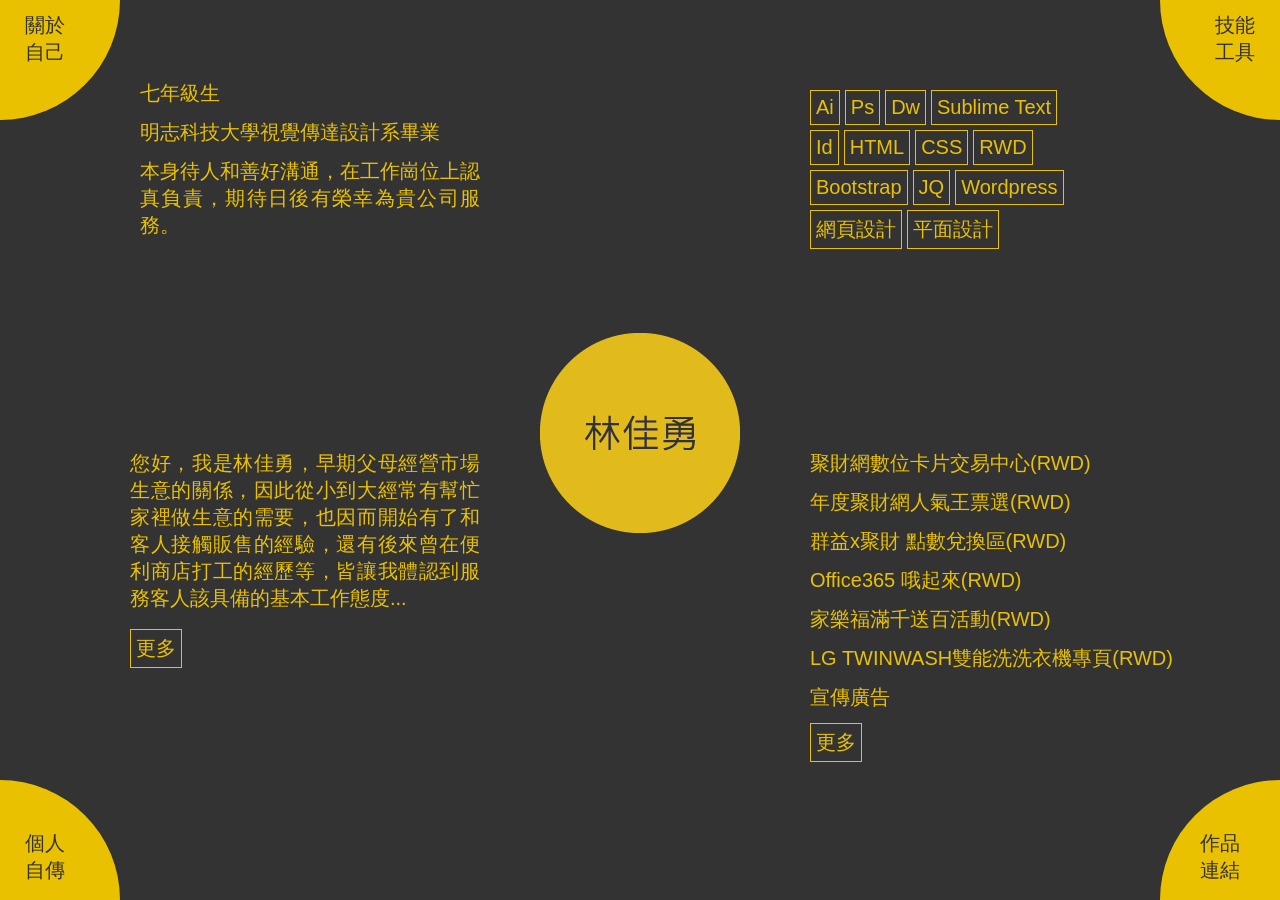
<file: index.html>
<!DOCTYPE html>

<html lang="en">

<head>

	<meta charset="UTF-8">

	<meta http-equiv="X-UA-Compatible" content="IE=edge,chrome=1">

	<meta name="viewport" content="width=device-width ,initial-scale=1">

	<title>個人專頁</title>

	<link href="style.css?v1.1" rel="stylesheet" />

	<script type="text/javascript" src="js/jquery-1.11.3.min.js"></script>

	<script type="text/javascript" src="js/fadepage.js"></script>

	<!-- <script type="text/javascript">

		$(function(){

			$("#more1").click(function(){

			   $("#black").fadeIn(500);

			}

		});

	</script> -->

</head>

<body>

	<div class="roundconer">關於<br/>自己</div>

	<div class="roundconer2">技能<br/>工具</div>

	<div class="roundconer3">個人<br/>自傳</div>

	<div class="roundconer4">作品<br/>連結</div>

	<div class="content">

		<div></div>

		<div>

		<h1>關於自己</h1>

			<img src="image/photo2.jpg" alt="" />

			<ul>

				<li>林佳勇</li>

				<li>七年級生</li>

				<li>明志科技大學視覺傳達設計系畢業</li>

				<li>本身待人和善好溝通，在工作崗位上認真負責，期待日後有榮幸為貴公司服務。</li>

			</ul>

		</div>

		<div>

		<h1>技能工具</h1>

			<p>

			<span>Ai</span><span>Ps</span><span>Dw</span><span>Sublime Text</span><br/><span>Id</span><span>HTML</span><span>CSS</span><span>RWD</span><br/><span>Bootstrap</span><span>JQ</span></span><span>Wordpress</span><br/><span>網頁設計</span><span>平面設計</span>

			</p>

		</div>

		<div>

		<h1>個人自傳</h1>

		<p class="webshow">
			您好，我是林佳勇，早期父母經營市場生意的關係，因此從小到大經常有幫忙家裡做生意的需要，也因而開始有了和客人接觸販售的經驗，還有後來曾在便利商店打工的經歷等，皆讓我體認到服務客人該具備的基本工作態度...
		</p>

		<h2 id="more1">更多</h2>

		<ul>

			<li>
				您好，我是林佳勇，早期父母經營市場生意的關係，因此從小到大經常有幫忙家裡做生意的需要，也因而開始有和客人接觸販售的經驗，還有後來曾在便利商店打工的經歷等，皆讓我體認到服務客人該具備的基本工作態度。
			</li>

			<li>
				本身大學就讀的是設計科系，學校教育讓我建立對藝術設計方面的基礎，也因為學校實習制度的關係，得以在合作的實習公司擔任美編設計相關工作，還有在關係企業的生技公司任職實習作業員等，開啟上班族的職場體驗。
			</li>

			<li>
				大學畢業後斷斷續續還有在幫忙家裡經營市場生意，期間曾短暫在IC設計公司、台北捷運擔任過美工助理、美工事務員，直到網路購物的興起以及父母年邁的關係，於是決定結束生意不再繼續營業，之後開始接觸學習網頁語法設計，以應徵設計相關的正職為方向，先後在全國電子和網路資訊公司擔任網頁設計工作，任職期間主要工作是協助公司網站改版維運、新增或修改網頁符合瀏覽裝置的自適應功能、行銷活動網頁和廣告Banner等設計製作，需要與後端工程師以及行銷企劃人員之間溝通配合，以共同完成公司網站營運和行銷的需求，對於能夠以使用者友善體驗為主，而改寫公司網頁長久以來舊有的格式，以及協助公司增加以往所沒有的網路行銷運用等，都是讓我可以獲得成就感的工作經驗。
			</li>

			<li>
				前一份工作在大同綜合訊電公司擔任視覺設計，工作內容主要是3C門市通路和家電展相關DM、網頁、行銷廣告應用等設計製作，未來求職還是希望以設計相關工作為主，自認個性和善內斂，與人相處以傾聽者居多，所以不容易與人發生衝突，責任感強會認真完成負責的工作事項，工作上喜歡獨立作業也可團隊合作，願意溝通不會固執己見，遇到問題盡力解決並且以整體利益為優先考量。
			</li>

			<li>
				非常感謝貴公司願意抽空閱覽本履歷，並殷切期待貴公司面試機會的邀約，期盼日後有榮幸可以成為貴公司一分子貢獻服務。
			</li>

		</ul>

		</div>

		<div>

		<h1>作品連結</h1>

			<ul>
				<li><a href="https://www.wearn.com/cards/" target="_blank">聚財網數位卡片交易中心(RWD)</a></li>

				<li><a href="https://vote.wearn.com/2022/" target="_blank">年度聚財網人氣王票選(RWD)</a></li>

				<li><a href="https://video.wearn.com/capital.php" target="_blank">群益x聚財 點數兌換區(RWD)</a></li>

				<li><a href="http://www.elifemall.com.tw/office365/index.php" target="_blank">Office365&nbsp;哦起來(RWD)</a></li>

				<li><a href="carrefour/index.html" target="_blank">家樂福滿千送百活動(RWD)</a></li>

				<li><a href="lg/index.html" target="_blank">LG&nbsp;TWINWASH雙能洗洗衣機專頁(RWD)</a></li>

				<li><a href="banner.html" target="_blank">宣傳廣告</a></li>

				<li id="more2">更多</li>

				<span class="morelink">

				<li><a href="https://www.etungo.com.tw/EDM/Activity/202606/" target="_blank">大同3C檔期網頁-1(RWD)</a></li>

				<li><a href="https://www.etungo.com.tw/EDM/Goldensale/202604/" target="_blank">大同3C檔期網頁-2(RWD)</a></li>

				<li><a href="https://www.etungo.com.tw/EDM/Activity/202602/" target="_blank">大同3C檔期網頁-3(RWD)</a></li>

				<li><a href="https://www.etungo.com.tw/EDM/goldensale/202601/" target="_blank">大同3C檔期網頁-4(RWD)</a></li>

				<li><a href="https://www.etungo.com.tw/EDM/Activity/202512/" target="_blank">大同3C檔期網頁-5(RWD)</a></li>

				<li><a href="https://www.etungo.com.tw/EDM/YEARENDPARTY/2025/yearendparty.pdf" target="_blank">大同3C尾牙專刊</a></li>

				<li><a href="https://m.wearn.com" target="_blank">聚財網手機版改版</a></li>

				<li><a href="https://www.wearn.com" target="_blank">聚財網改版</a></li>

				<li><a href="https://stock.wearn.com/" target="_blank">聚財網台股資訊改版(RWD)</a></li>

				<li><span>聚財網訂閱自媒體</span><a href="https://www.wearn.com/bbs/sub.asp" class="linkwrap" target="_blank">現在</a><a href="https://www.wearn.com/bbs/s_new_default.asp" class="linkwrap" target="_blank">試做(RWD)</a></li>

				<li><a href="https://www.wearn.com/amazing/" target="_blank">犀利股神改版(RWD)</a></li>

				<li><a href="https://stock.wearn.com/strategy.asp" target="_blank">策略指標選股(RWD)</a></li>

				<li><a href="https://www.wearn.com/abd/a100/" target="_blank">百萬工讀生-聰明存股法(RWD)</a></li>

				<li><a href="https://www.wearn.com/abd/trader/" target="_blank">聚財操盤人實戰培訓營(RWD)</a></li>

				<li><a href="https://www.wearn.com/abd/kent/" target="_blank">金融交易者商學院(RWD)</a></li>

				<li><a href="https://www.wearn.com/abd/a097f/" target="_blank">股市異常二三事(RWD)</a></li>

				<li><a href="https://www.wearn.com/abd/pipi/" target="_blank">pipi12157新書實戰教學講座</a></li>

				<li><a href="https://www.wearn.com/abd/HKEX/" target="_blank">香港交易所-美元黃金期貨(RWD)</a></li>

				<li><a href="https://www.wearn.com/abd/a098/" target="_blank">川普貿易戰(RWD)</a></li>

				<li><a href="https://www.wearn.com/hardcover/hardcover.asp" target="_blank">好書雙囍迎新春(RWD)</a></li>

				<li><a href="https://www.wearn.com/invest_report/" target="_blank">聚財投資年報徵稿(RWD)</a></li>

				<li><a href="https://www.wearn.com/abd/loco/" target="_blank">股迷實戰技法講堂(RWD)</a></li>

				<li><a href="mi/index.html" target="_blank">小米家電在全國(RWD)</a></li>

				<li><a href="http://www.elifemall.com.tw/event/2016/createday/index.php" target="_blank">2016全國電子週年慶活動(RWD)</a></li>
				
				<li><a href="http://www.elifemall.com.tw/event/2017/10_order_anniversary/index.php" target="_blank">2017全國電子週年慶活動(RWD)</a></li>

				<li><a href="http://www.elifemall.com.tw/DC_opening/04122/index.php" target="_blank">Digital City&nbsp;台中公益館 開幕慶(RWD)</a></li>

				<li><a href="http://www.elifemall.com.tw/dyson/index.php" target="_blank">Dyson二合一涼風空氣清淨機(RWD)</a></li>

				<li><a href="http://www.elifemall.com.tw/event/2017/07_order_fathersday/index.php" target="_blank">爸氣有型(RWD)</a></li>

				<li><a href="http://www.elifemall.com.tw/07078_opening/index.php" target="_blank">Digital City&nbsp;高雄民族館 開幕慶(RWD)</a></li>

				<li><a href="http://www.elifemall.com.tw/event/2017/03_order/index.php" target="_blank">全國吃貨節快搶活動(RWD)</a></li>

				<li><a href="http://www.elifemall.com.tw/event/2017/02_order/index.php" target="_blank">全國大玩咖快搶活動(RWD)</a></li>

				<li><a href="http://www.elifemall.com.tw/event/2017/01/index.php" target="_blank">新春上傳照片抽好禮(RWD)</a></li>

				<li><a href="http://www.elifemall.com.tw/event/2016/12_order/index.php" target="_blank">全國電子聖誕交換禮物快搶活動(RWD)</a></li>

				<li><a href="http://www.elifemall.com.tw/event/2016/11_order/index.php" target="_blank">全國電子暖冬商品快搶活動(RWD)</a></li>

				<li><a href="boutiuque.html" target="_blank">2015&nbsp;個人作品</a></li>

				<li><a href="index2014.html" target="_blank">2014&nbsp;個人網頁</a></li>

				</span>

			</ul>

		</div>

	</div>

	<div id="black">

		<div>

			<span id="close">X</span>

			<ul>

			 	<li>
				您好，我是林佳勇，早期父母經營市場生意的關係，因此從小到大經常有幫忙家裡做生意的需要，也因而開始有和客人接觸販售的經驗，還有後來曾在便利商店打工的經歷等，皆讓我體認到服務客人該具備的基本工作態度。
				</li>

				<li>
					本身大學就讀的是設計科系，學校教育讓我建立對藝術設計方面的基礎，也因為學校實習制度的關係，得以在合作的實習公司擔任美編設計相關工作，還有在關係企業的生技公司任職實習作業員等，開啟上班族的職場體驗。
				</li>

				<li>
					大學畢業後斷斷續續還有在幫忙家裡經營市場生意，期間曾短暫在IC設計公司、台北捷運擔任過美工助理、美工事務員，直到網路購物的興起以及父母年邁的關係，於是決定結束生意不再繼續營業，之後開始接觸學習網頁語法設計，以應徵設計相關的正職為方向，先後在全國電子和網路資訊公司擔任網頁設計工作，任職期間主要工作是協助公司網站改版維運、新增或修改網頁符合瀏覽裝置的自適應功能、行銷活動網頁和廣告Banner等設計製作，需要與後端工程師以及行銷企劃人員之間溝通配合，以共同完成公司網站營運和行銷的需求，對於能夠以使用者友善體驗為主，而改寫公司網頁長久以來舊有的格式，以及協助公司增加以往所沒有的網路行銷運用等，都是讓我可以獲得成就感的工作經驗。
				</li>

				<li>
					前一份工作在大同綜合訊電公司擔任視覺設計，工作內容主要是3C門市通路和家電展相關DM、網頁、行銷廣告應用等設計製作，未來求職還是希望以設計相關工作為主，自認個性和善內斂，與人相處以傾聽者居多，所以不容易與人發生衝突，責任感強會認真完成負責的工作事項，工作上喜歡獨立作業也可團隊合作，願意溝通不會固執己見，遇到問題盡力解決並且以整體利益為優先考量。
				</li>

				<li>
					非常感謝貴公司願意抽空閱覽本履歷，並殷切期待貴公司面試機會的邀約，期盼日後有榮幸可以成為貴公司一分子貢獻服務。
				</li>

		  	</ul>

		</div>

	</div>

	<div id="black2">

		<div>

			<span id="close2">X</span>

			<ul>
				<li><a href="https://www.wearn.com/cards/" target="_blank">聚財網數位卡片交易中心(RWD)</a></li>

				<li><a href="https://vote.wearn.com/2022/" target="_blank">年度聚財網人氣王票選(RWD)</a></li>

				<li><a href="https://video.wearn.com/capital.php" target="_blank">群益x聚財 點數兌換區(RWD)</a></li>

				<li><a href="http://www.elifemall.com.tw/office365/index.php" target="_blank">Office365&nbsp;哦起來(RWD)</a></li>

				<li><a href="carrefour/index.html" target="_blank">家樂福滿千送百活動(RWD)</a></li>

				<li><a href="lg/index.html" target="_blank">LG&nbsp;TWINWASH雙能洗洗衣機專頁(RWD)</a></li>

				<li><a href="banner.html" target="_blank">宣傳廣告</a></li>

				<li><a href="https://www.etungo.com.tw/EDM/Activity/202606/" target="_blank">大同3C檔期網頁-1(RWD)</a></li>

				<li><a href="https://www.etungo.com.tw/EDM/Goldensale/202604/" target="_blank">大同3C檔期網頁-2(RWD)</a></li>

				<li><a href="https://www.etungo.com.tw/EDM/Activity/202602/" target="_blank">大同3C檔期網頁-3(RWD)</a></li>

				<li><a href="https://www.etungo.com.tw/EDM/goldensale/202601/" target="_blank">大同3C檔期網頁-4(RWD)</a></li>

				<li><a href="https://www.etungo.com.tw/EDM/Activity/202512/" target="_blank">大同3C檔期網頁-5(RWD)</a></li>

				<li><a href="https://www.etungo.com.tw/EDM/YEARENDPARTY/2025/yearendparty.pdf" target="_blank">大同3C尾牙專刊</a></li>

				<li><a href="https://m.wearn.com" target="_blank">聚財網手機版改版</a></li>

				<li><a href="https://www.wearn.com" target="_blank">聚財網改版</a></li>

				<li><a href="https://stock.wearn.com/" target="_blank">聚財網台股資訊改版(RWD)</a></li>

				<li><span>聚財網訂閱自媒體</span><a href="https://www.wearn.com/bbs/sub.asp" class="linkwrap" target="_blank">現在</a><a href="https://www.wearn.com/bbs/s_new_default.asp" class="linkwrap" target="_blank">試做(RWD)</a></li>

				<li><a href="https://www.wearn.com/amazing/" target="_blank">犀利股神改版(RWD)</a></li>

				<li><a href="https://stock.wearn.com/strategy.asp" target="_blank">策略指標選股(RWD)</a></li>

				<li><a href="https://www.wearn.com/abd/a100/" target="_blank">百萬工讀生-聰明存股法(RWD)</a></li>

				<li><a href="https://www.wearn.com/abd/trader/" target="_blank">聚財操盤人實戰培訓營(RWD)</a></li>

				<li><a href="https://www.wearn.com/abd/kent/" target="_blank">金融交易者商學院(RWD)</a></li>

				<li><a href="https://www.wearn.com/abd/a097f/" target="_blank">股市異常二三事(RWD)</a></li>

				<li><a href="https://www.wearn.com/abd/pipi/" target="_blank">pipi12157新書實戰教學講座</a></li>

				<li><a href="https://www.wearn.com/abd/HKEX/" target="_blank">香港交易所-美元黃金期貨(RWD)</a></li>

				<li><a href="https://www.wearn.com/abd/a098/" target="_blank">川普貿易戰(RWD)</a></li>

				<li><a href="https://www.wearn.com/hardcover/hardcover.asp" target="_blank">好書雙囍迎新春(RWD)</a></li>

				<li><a href="https://www.wearn.com/invest_report/" target="_blank">聚財投資年報徵稿(RWD)</a></li>

				<li><a href="https://www.wearn.com/abd/loco/" target="_blank">股迷實戰技法講堂(RWD)</a></li>

				<li><a href="mi/index.html" target="_blank">小米家電在全國(RWD)</a></li>
				
				<li><a href="http://www.elifemall.com.tw/event/2016/createday/index.php" target="_blank">2016全國電子週年慶活動(RWD)</a></li>

				<li><a href="http://www.elifemall.com.tw/event/2017/10_order_anniversary/index.php" target="_blank">2017全國電子週年慶活動(RWD)</a></li>

				<li><a href="http://www.elifemall.com.tw/DC_opening/04122/index.php" target="_blank">Digital City&nbsp;台中公益館 開幕慶(RWD)</a></li>

				<li><a href="http://www.elifemall.com.tw/dyson/index.php" target="_blank">Dyson二合一涼風空氣清淨機(RWD)</a></li>

				<li><a href="http://www.elifemall.com.tw/event/2017/07_order_fathersday/index.php" target="_blank">爸氣有型(RWD)</a></li>

				<li><a href="http://www.elifemall.com.tw/07078_opening/index.php" target="_blank">Digital City&nbsp;高雄民族館 開幕慶(RWD)</a></li>

				<li><a href="http://www.elifemall.com.tw/event/2017/03_order/index.php" target="_blank">全國吃貨節快搶活動(RWD)</a></li>

				<li><a href="http://www.elifemall.com.tw/event/2017/02_order/index.php" target="_blank">全國大玩咖快搶活動(RWD)</a></li>

				<li><a href="http://www.elifemall.com.tw/event/2017/01/index.php" target="_blank">新春上傳照片抽好禮(RWD)</a></li>

				<li><a href="http://www.elifemall.com.tw/event/2016/12_order/index.php" target="_blank">全國電子聖誕交換禮物快搶活動(RWD)</a></li>

				<li><a href="http://www.elifemall.com.tw/event/2016/11_order/index.php" target="_blank">全國電子暖冬商品快搶活動(RWD)</a></li>

				<li><a href="boutiuque.html" target="_blank">2015&nbsp;個人作品</a></li>

				<li><a href="index2014.html" target="_blank">2014&nbsp;個人網頁</a></li>

			</ul>

		</div>

	</div>

</body>

</html>
</file>
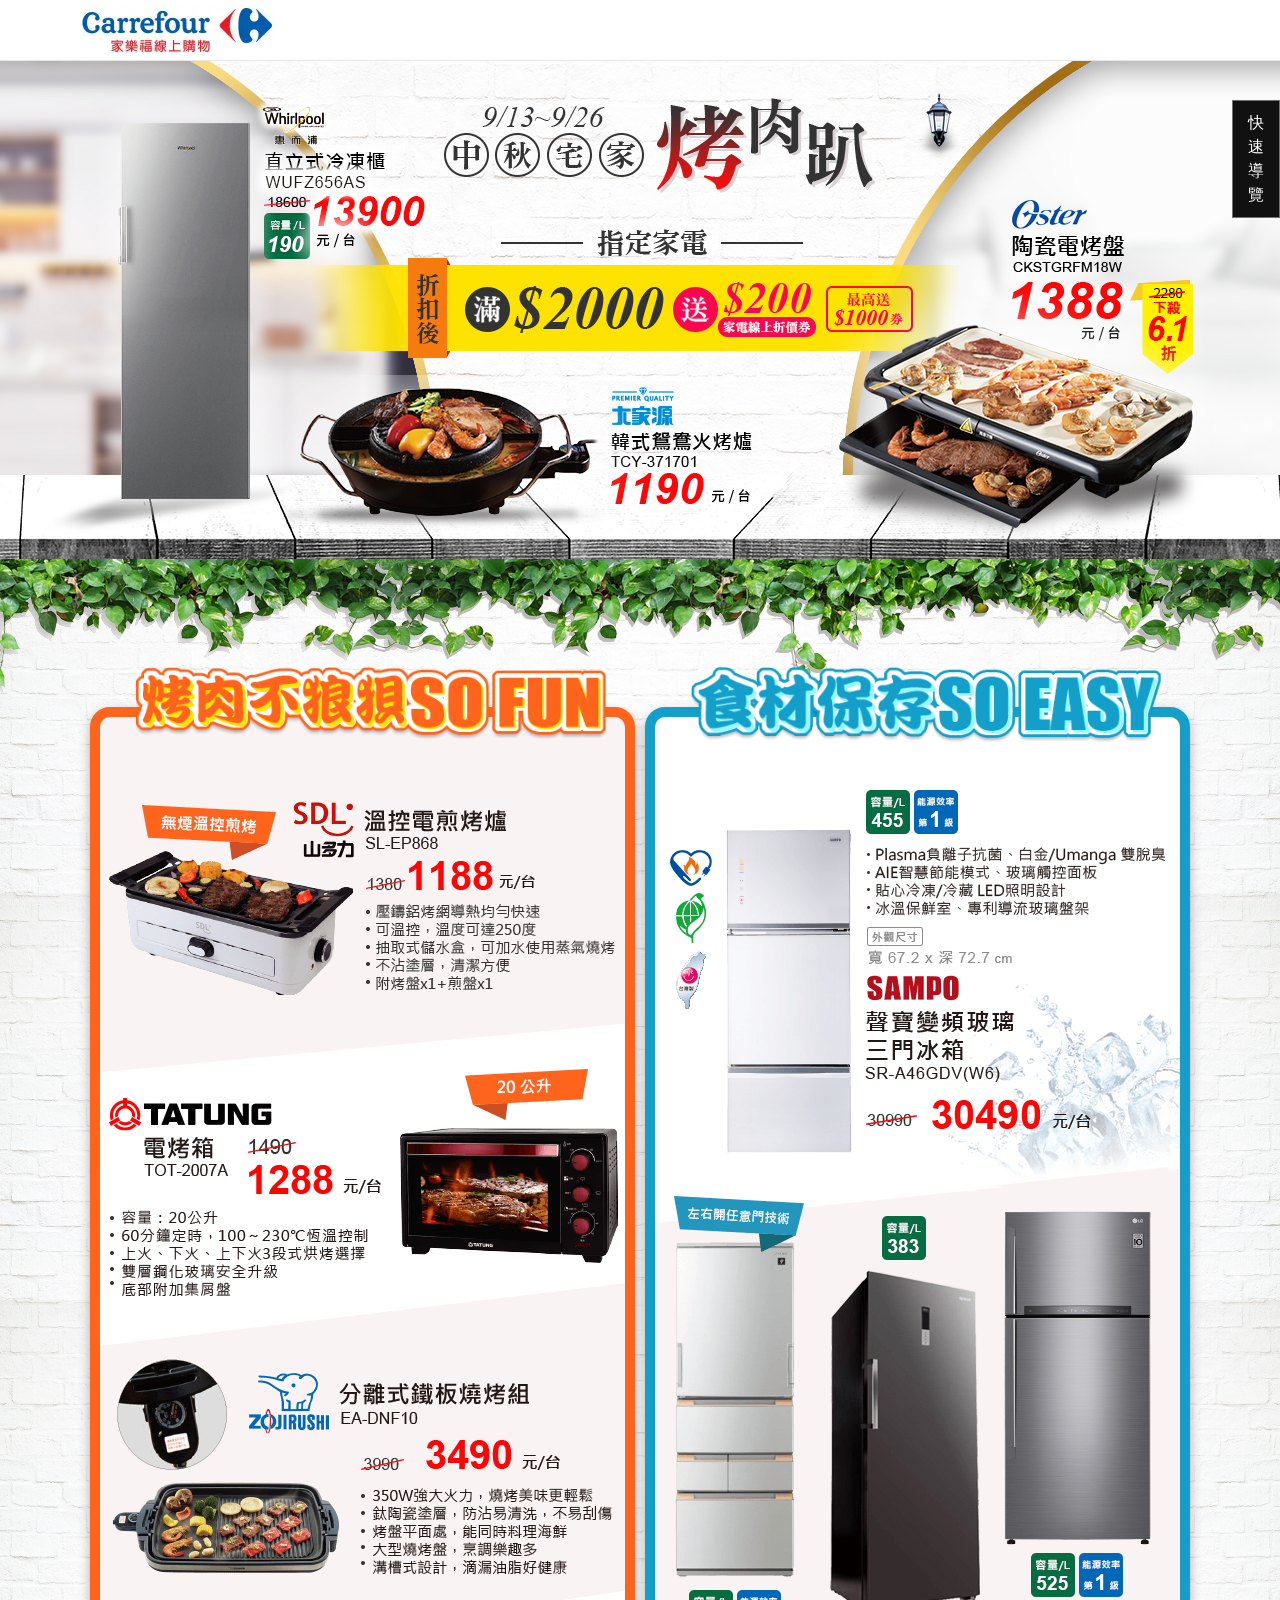
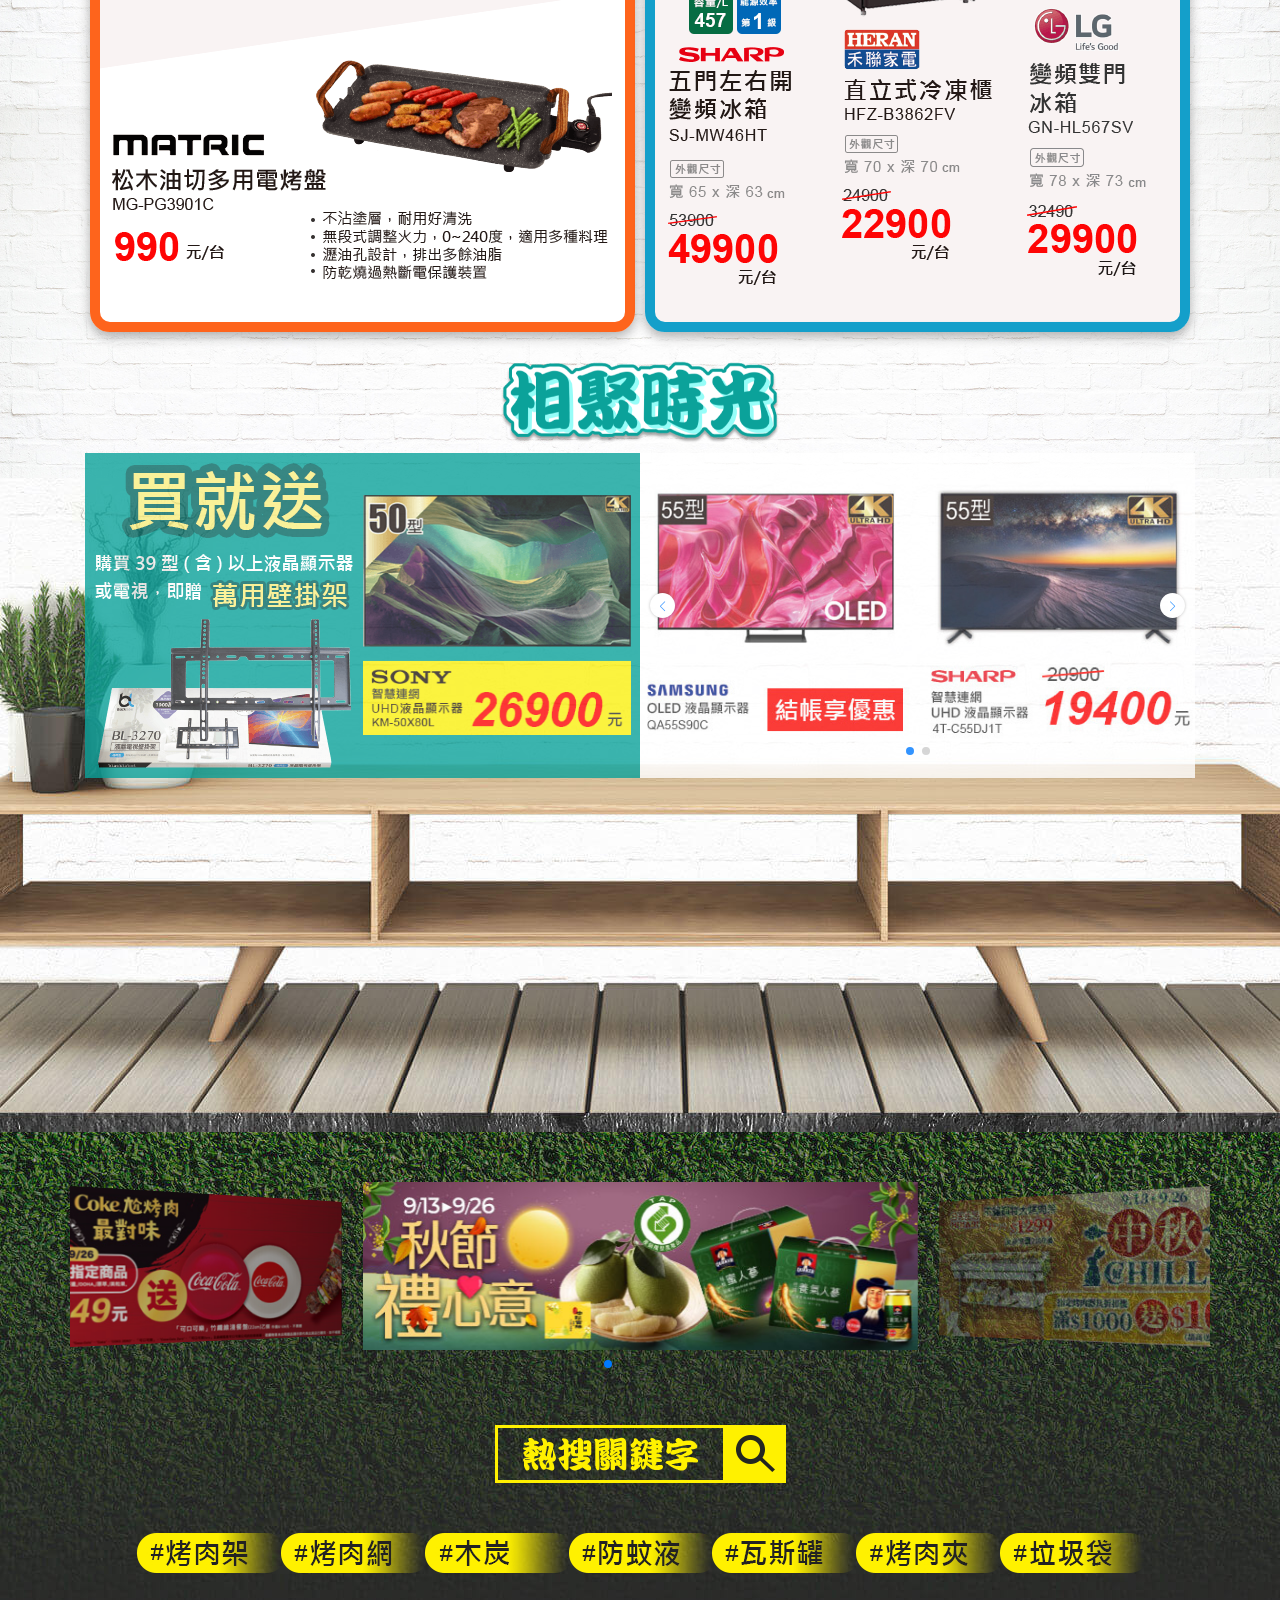
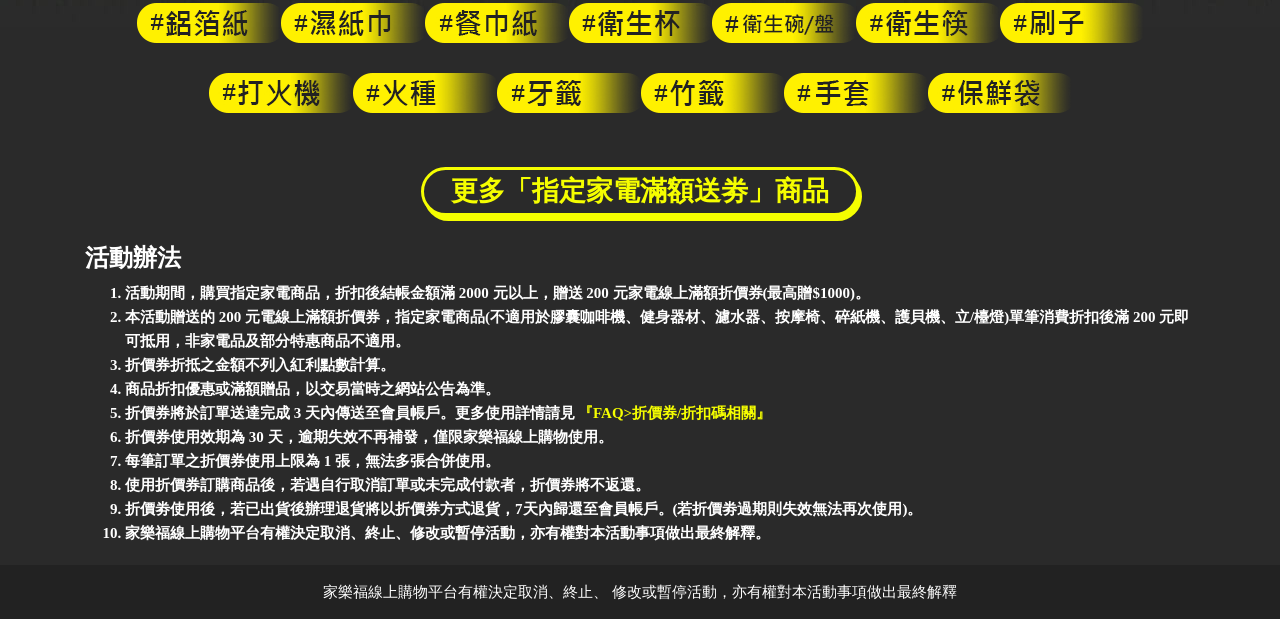
<file: carrefour/index.html>
<!DOCTYPE html>
<html lang="zh-TW">

<head>
    <meta charset="utf-8">
    <meta http-equiv="X-UA-Compatible" content="IE=edge">
    <meta name="viewport" content="width=device-width, initial-scale=1, user-scalable=1">
    <meta name="format-detection" content="telephone=no">
    <title>家樂福線上購物網 | 中秋宅家烤肉趴</title>
    <meta name="description" content="家樂福線上購物網-中秋宅家烤肉趴">
    <meta name="author" content="家樂福線上購物網">
    <meta name="copyright" content="家樂福線上購物網">
    <meta property="og:type" content="website">
    <meta property="og:title" content="家樂福線上購物網 | 中秋宅家烤肉趴">
    <meta property="og:url" content="https://events.carrefour.com.tw/202309_cjiadian/index.html">
    <meta property="og:image" content="https://events.carrefour.com.tw/202309_cjiadian/image/800x380.jpg">
    <meta property="og:description" content="9/13-9/26，家樂福線上購物網-中秋宅家烤肉趴">
    <link rel="shortcut icon" href="favicon.ico" type="image/x-icon">
    <link href="css/hover.css" rel="stylesheet">
    <link href="css/style.css" rel="stylesheet">
    <style>
        body{background:url(image/content_bg.jpg) center repeat-y;background-size:100%;}
        .kv{height:499px;background:url(image/head_bg.jpg) center no-repeat;background-size:cover;margin-top:60px;}
        .kv .kv_pro{height:100%;position: relative;}
        .kv .kv_pro .head_pro1{position: absolute;top:35px;left:-40px;}
        .kv .kv_pro .head_pro2{position: absolute;top:315px;left:190px;}
        .kv .kv_pro .head_pro3{position: absolute;top:140px;right:-15px;}
        .kv .kv_pro .head_pro4{position: absolute;top:222px;left:380px;}
        .kv_m{display:none;}
        .main{position: relative;padding-top:100px;}
        /* .main .content_pro{height:1205px;} */
        .main:before{content:"";width:100%;height:145px;background:url(image/leaf.png) center no-repeat;background-size:cover;position: absolute;top:0;left:0;}
        .main .content_pro .col-md-6{padding:0 5px;}
        .main .sofun,.main .soeasy{height:1225px;box-shadow: 0 5px 12px rgba(0, 0, 0, 0.3);} 
        .main .sofun img,.main .soeasy img{margin-left:-18px;}
        .main .sofun{background:url(image/sofuny_bg.png) top center no-repeat;background-size:cover;position: relative;border:10px #fe641c solid;border-radius: 20px;}
        .pro_title{position:absolute;top:-50px;left:18px;right:0;margin:auto;}
        .pro_title{width:90%;left:35px;text-align:center;}
        .pro_title img{width:100%;}
        /*.main .sofun:before{content:"";width:327px;height:193px;background:url(image/sofuny_title.png);position: absolute;top:-98px;left:0;right:0;margin:auto;}*/
        .main .soeasy{background:url(image/soeasy_bg.png) top center no-repeat;background-size:cover;position: relative;border:10px #149fca solid;border-radius: 20px;}
        /*.main .soeasy:before{content:"";width:347px;height:198px;background:url(image/soeasy_title.png);position: absolute;top:-98px;left:0;right:0;margin:auto;}*/
        .ad{position: relative;padding-top:50px;background:#2a2a2a;}
        .ad:before{content:"";width:100%;height:1045px;background:url(image/ad_bg.jpg) center no-repeat;background-position:0 -550px;position: absolute;top:0;left:0;z-index: 1;}
        .aniview{position: relative;z-index: 1;}
        .methodBoxAll{color:#fff;background:#2a2a2a;}
        .tag{text-align:center;margin:50px auto 0 auto;position: relative;z-index: 2;}
        .tag_link{display:flex;justify-content: center;flex-wrap: wrap;margin-top:50px;}
        .tag_link a{margin-bottom:30px;}
        .tv{height:800px;position: relative;}
        .tv:after{content:"";width:100%;height:654px;background:url(image/tv_bg.jpg) center no-repeat;z-index: -1;position: absolute;bottom:0;left:0;}
        .tv_title{text-align:center;padding:30px 0 10px 0;}
        .tv_title img{width:25%;}
        .section#method a{color:#f5fe00 !important;}
        @media screen and (max-width:992px){
        .kv{display:none;}
        .kv_m{display:block;background:url(image/m_bg.jpg) center no-repeat;background-size:cover;margin-top:60px;}
        .kv_m .container{padding:0}
        .pro_m{display:flex;flex-wrap: nowrap;justify-content: center;}
        .pro_m img{width: 100%;}
        .main{padding-top:50px;}
        .main .content_pro .col-md-6{padding:0;}
        .main .sofun{height:auto;margin-bottom:50px;}
        .main .soeasy{height:auto;}
        .main .sofun:before,.main .soeasy:before{top:-135px;}
        .main .sofun img,.main .soeasy img{width:100%;margin:0;}
        .main .sofun .pro_title{left:0;}
        .pro_title{top:-30px;left:0;}
        .tv{height:auto;padding-bottom: 80px;}
        .tv:after{background-size:120%;background-position:bottom;}
        .tv_title img{width:50vw;}
        .btnset a{font-size:5vw;}
        .tag{margin:10px auto 0 auto}
        .tag_title img{width:60vw;}
        .tag_link{margin-top:10px;}
        .tag_link a{margin-bottom: 10px;}
        .ad{padding-top:0;}
        footer{padding-bottom:10px;}   
        }
        </style>
    <!-- Google Tag Manager -->
    <!-- <script>(function(w,d,s,l,i){w[l]=w[l]||[];w[l].push({'gtm.start':
        new Date().getTime(),event:'gtm.js'});var f=d.getElementsByTagName(s)[0],
        j=d.createElement(s),dl=l!='dataLayer'?'&l='+l:'';j.async=true;j.src=
        'https://www.googletagmanager.com/gtm.js?id='+i+dl;f.parentNode.insertBefore(j,f);
        })(window,document,'script','dataLayer','GTM-5KJXWWG');
    </script> -->
    <!-- End Google Tag Manager -->

    <!-- <script>
        ! function (f, b, e, v, n, t, s) {
            if (f.fbq) return;
            n = f.fbq = function () {
                n.callMethod ?
                    n.callMethod.apply(n, arguments) : n.queue.push(arguments)
            };
            if (!f._fbq) f._fbq = n;
            n.push = n;
            n.loaded = !0;
            n.version = '2.0';
            n.queue = [];
            t = b.createElement(e);
            t.async = !0;
            t.src = v;
            s = b.getElementsByTagName(e)[0];
            s.parentNode.insertBefore(t, s)
        }(window,
            document, 'script', 'https://connect.facebook.net/en_US/fbevents.js');
        fbq('init', '1351800764881994'); // Insert your pixel ID here.
        fbq('track', 'PageView');
    </script> -->
    <!-- <noscript><img height="1" width="1" style="display:none" src="https://www.facebook.com/tr?id=1351800764881994&ev=PageView&noscript=1" /></noscript> -->
    <!-- DO NOT MODIFY -->
    <!-- End Facebook Pixel Code -->
    <!-- <script>
        if (typeof (window.APPIER_RETARGET) == 'undefined') {
            (function (w, d, s, m) {
                var f = d.getElementsByTagName('script')[0],
                    j = d.createElement('script'),
                    ns = 'APPIER_RETARGET';
                w._appierSendQueue = w._appierSendQueue || [];
                w['appierRetargetJson'] = { id: s, site: m };
                j.async = true;
                j.src = '//jscdn.appier.net/aa.js?id=' + m;
                f.parentNode.insertBefore(j, f);
                !w[ns] && (w[ns] = {});
                (!w[ns].send) && (w[ns].send = function (j) {
                    w._appierSendQueue.push(j);
                });
            })(window, document, "_Vqb", "carrefour.com.tw");
        }
        window.APPIER_RETARGET.send({ "t": "pv_track", "action_id": "2wAOx0HyUS4bOJf", "track_id": "2mxx8SGY0G13jYU", "isCountReload": true, "counter": 0 });
    </script> -->
</head>

<body>
    <!-- header -->
    <header>
        <div class="container-lg container-fluid p-0">
            <div class="row">
                <nav class="navbar navbar-default" role="navigation">
                    <div class="p-0">
                        <div class="navbar-header">
                            <a class="navbar-brand"  target="_blank" href="https://online.carrefour.com.tw/">
                                <img src="image/LOGO.png" alt="">
                            </a>
                        </div>
                    </div>
                </nav>
            </div>
        </div>
    </header>
    <section class="kv" id="kvTopBN">
        <div class="container kv_pro">
            <div class="row">
                <div class="col-12">
                    <a href="https://online.carrefour.com.tw/zh/4003003000101.html" target="_blank" class="head_pro1 hvr-shrink">
                        <img src="image/head_pro1.png" alt=""  class="aniview" av-animation="animate__flipInY">
                    </a>
                    <a href="https://online.carrefour.com.tw/zh/4131500500101.html" target="_blank" class="head_pro2 hvr-shrink">
                        <img src="image/head_pro2.png" target="_blank" alt="" class="animate__animated animate__flipInY">
                    </a>
                    <a href="https://online.carrefour.com.tw/zh/4131602100101.html" target="_blank" class="head_pro3 hvr-shrink">
                        <img src="image/head_pro3.png" target="_blank" alt="" class="aniview" av-animation="animate__flipInY">
                    </a>
                    <img src="image/head_title.png" target="_blank" alt="" class="aniview head_pro4" av-animation="animate__fadeInUp">
                </div>
            </div>
        </div>
    </section>
    <section class="kv_m">
        <div class="container">
            <div class="row pro_m">
                <div><a href="https://online.carrefour.com.tw/zh/4003003000101.html" target="_blank"><img src="image/pro_m_1.png" alt=""></a></div>
                <div><a href="https://online.carrefour.com.tw/zh/4131500500101.html" target="_blank"><img src="image/pro_m_2.png" alt=""></a></div>
                <div><a href="https://online.carrefour.com.tw/zh/4131602100101.html" target="_blank"><img src="image/pro_m_3.png" alt=""></a></div>
            </div>
        </div>
    </section>
    <section class="main">
        <div class="container content_pro pt-5" id="sec01">
            <div class="row">
                <div class="col-md-6 col-sm-12 flex-column">
                    <div class="sofun">
                        <div href="" class="pro_title"><img src="image/sofuny_title.png" alt=""></div>
                        <a href="https://online.carrefour.com.tw/zh/4131602300101.html" target="_blank" class="hvr-shrink">
                            <img src="image/sofun_pro_1.png" alt="" class="aniview" av-animation="animate__flipInY">
                        </a>
                        <a href="https://online.carrefour.com.tw/zh/4133202100101.html" target="_blank" class="hvr-shrink">
                            <img src="image/sofun_pro_2.png" alt="" class="aniview" av-animation="animate__flipInY">
                        </a>
                        <a href="https://online.carrefour.com.tw/zh/4131603100101.html" target="_blank" class="hvr-shrink">
                            <img src="image/sofun_pro_3.png" alt="" class="aniview" av-animation="animate__flipInY">
                        </a>
                        <a href="https://online.carrefour.com.tw/zh/4131603500101.html" target="_blank" class="hvr-shrink">
                            <img src="image/sofun_pro_4.png" alt="" class="aniview" av-animation="animate__flipInY">
                        </a>
                    </div>
                </div>
                <div class="col-md-6 col-sm-12">
                    <div class="soeasy">
                        <div href="" class="pro_title"><img src="image/soeasy_title.png" alt=""></div>
                        <div class="row">
                            <div class="col-12">
                                <a href="https://online.carrefour.com.tw/zh/4000412300101.html" target="_blank" class="hvr-shrink">
                                    <img src="image/soeasy_pro_1.png" alt="" class="aniview" av-animation="animate__flipInY">
                                </a>
                            </div>
                        </div>
                        <div class="row">
                            <div class="col-4">
                                <a href="https://online.carrefour.com.tw/zh/4001205500101.html" target="_blank" class="hvr-shrink">
                                    <img src="image/soeasy_pro_2.png" alt="" class="aniview" av-animation="animate__flipInY">
                                </a>
                            </div>
                            <div class="col-4">
                                <a href="https://online.carrefour.com.tw/zh/4000303900101.html" target="_blank" class="hvr-shrink">
                                    <img src="image/soeasy_pro_3.png" alt="" class="aniview" av-animation="animate__flipInY">
                                </a>
                            </div>
                            <div class="col-4">
                                <a href="https://online.carrefour.com.tw/zh/4000503300101.html" target="_blank" class="hvr-shrink">
                                    <img src="image/soeasy_pro_4.png" alt="" class="aniview" av-animation="animate__flipInY">
                                </a>
                            </div>
                        </div>
                    </div>
                </div>
            </div>
        </div>
    </section>
<style>

</style>
    <section class="tv" id="sec02">
        <div class="container">
            <div class="tv_title"><img src="image/tv_title.png" alt=""></div>
            <div class="row">
                <div class="col-md-6 col-12">
                    <div class="row align-items-center" style="background:#0ba29a;opacity: 0.8;padding:10px;">
                        <div class="col-6">
                            <img src="image/tv_gift.png" alt=""  class="img-fluid aniview" av-animation="animate__flipInY">
                        </div>
                        <div class="col-6">
                            <a href="https://online.carrefour.com.tw/zh/4404408900101.html" target="_blank" class="hvr-wobble-vertical">
                                <img src="image/tv_pro1.png" alt=""  class="img-fluid aniview" av-animation="animate__flipInY">
                            </a>
                        </div>
                    </div>
                </div>
                <div class="col-md-6 col-12" style="background:#333333;opacity: 0.8;">
                    <div class="d-flex align-items-center h-100 bg-white">
                        <!-- Swiper -->
                        <div class="swiper-container3">
                            <div class="swiper-wrapper">
                                <div class="swiper-slide">
                                    <div class="productSetprice hvr-wobble-vertical">
                                        <a  target="_blank" href="https://online.carrefour.com.tw/zh/4404420300101.html">
                                            <img  class="img-fluid" src="image/tv_pro_1.jpg" alt="">
                                        </a>
                                    </div>
                                </div>
                                <div class="swiper-slide">
                                    <div class="productSetprice hvr-wobble-vertical">
                                        <a  target="_blank" href="https://online.carrefour.com.tw/zh/4404406500101.html">
                                            <img  class="img-fluid" src="image/tv_pro_2.jpg" alt="">
                                        </a>
                                    </div>
                                </div>
                                <div class="swiper-slide">
                                    <div class="productSetprice hvr-wobble-vertical">
                                        <a  target="_blank" href="https://online.carrefour.com.tw/zh/4404414500101.html">
                                            <img  class="img-fluid" src="image/tv_pro_3.jpg" alt="">
                                        </a>
                                    </div>
                                </div>
                                <div class="swiper-slide">
                                    <div class="productSetprice hvr-wobble-vertical">
                                        <a  target="_blank" href="https://online.carrefour.com.tw/zh/4404402200101.html">
                                            <img  class="img-fluid" src="image/tv_pro_4.jpg" alt="">
                                        </a>
                                    </div>
                                </div>
                            </div>
                            <!-- Add Pagination -->
                            <div class="swiper-pagination"></div>
                            <div class="swiper-button-prev prev3"></div>
                            <div class="swiper-button-next next3"></div>
                        </div>
                    </div>
                </div>
            </div>
        </div>
    </section>
<style>

</style>
    <section class="ad">
        <div class="container overflow-hidden aniview" av-animation="animate__fadeInUp">
            <div class="row justify-content-center">
                <div class="col-md-6 col-10 ad_img">
                    <!-- Swiper -->
                    <div class="swiperCover pb-4">
                        <div class="swiper-wrapper">
                            <div class="swiper-slide">
                                <a href="https://online.carrefour.com.tw/zh/search?cgid=Y23DM29gifts" target="_blank" class="hvr-shrink">
                                <img  src="image/ad_1.jpg" alt="" class="img-fluid animate__animated animate__flipInY"></a>
                            </div>
                            <div class="swiper-slide">
                                <a href="https://events.carrefour.com.tw/foodfall202309/index.html" target="_blank" class="hvr-shrink">
                                <img  src="image/ad_2.jpg" alt="" class="img-fluid animate__animated animate__flipInY"></a>
                            </div>
                            <div class="swiper-slide">
                                <a href="https://online.carrefour.com.tw/zh/search?cgid=Promotion-LengPaoCha" target="_blank" class="hvr-shrink">
                                <img  src="image/ad_3.png" alt="" class="img-fluid animate__animated animate__flipInY"></a>
                            </div>
                            <div class="swiper-slide">
                                <a href="https://online.carrefour.com.tw/zh/search?cgid=brands" target="_blank" class="hvr-shrink">
                                <img  src="image/ad_4.jpg" alt="" class="img-fluid animate__animated animate__flipInY"></a>
                            </div>
                            <div class="swiper-slide">
                                <a href="https://events.carrefour.com.tw/Coca-Cola/index.html" target="_blank" class="hvr-shrink">
                                <img  src="image/ad_5.jpg" alt="" class="img-fluid animate__animated animate__flipInY"></a>
                            </div>
                        </div>
                        <!-- Add Pagination -->
                        <div class="swiper-pagination"></div>
                    </div>
                </div>
            </div>
        </div>
            <div class="container tag" id="sec03">
                <div class="tag_title"><img src="image/keyword_title.png" alt=""></div>
                <div class="row">
                    <div class="tag_link logooutbox">
                        <a href="https://online.carrefour.com.tw/zh/search?cgid=Y23DM22BBQ-22-1" target="_blank" class="hvr-shrink">
                            <img src="image/keyword_1.png" alt="" class="aniview" av-animation="animate__flipInY">
                        </a>
                        <a href="https://online.carrefour.com.tw/zh/search?cgid=Y23DM22BBQ-23-1" target="_blank" class="hvr-shrink">
                            <img src="image/keyword_2.png" alt="" class="aniview" av-animation="animate__flipInY">
                        </a>
                        <a href="https://online.carrefour.com.tw/zh/search?cgid=Y23DM22BBQ-24-1" target="_blank" class="hvr-shrink">
                            <img src="image/keyword_3.png" alt="" class="aniview" av-animation="animate__flipInY">
                        </a>
                        <a href="https://online.carrefour.com.tw/zh/search?cgid=Y23DM22BBQ-25-1" target="_blank" class="hvr-shrink">
                            <img src="image/keyword_4.png" alt="" class="aniview" av-animation="animate__flipInY">
                        </a>
                        <a href="https://online.carrefour.com.tw/zh/search?cgid=Y23DM22BBQ-26-1" target="_blank" class="hvr-shrink">
                            <img src="image/keyword_5.png" alt="" class="aniview" av-animation="animate__flipInY">
                        </a>
                        <a href="https://online.carrefour.com.tw/zh/search?cgid=Y23DM22BBQ-27-1" target="_blank" class="hvr-shrink">
                            <img src="image/keyword_6.png" alt="" class="aniview" av-animation="animate__flipInY">
                        </a>
                        <a href="https://online.carrefour.com.tw/zh/search?cgid=Y23DM22BBQ-28-1" target="_blank" class="hvr-shrink">
                            <img src="image/keyword_7.png" alt="" class="aniview" av-animation="animate__flipInY">
                        </a>
                        <a href="https://online.carrefour.com.tw/zh/search?cgid=Y23DM22BBQ-29-1" target="_blank" class="hvr-shrink">
                            <img src="image/keyword_8.png" alt="" class="aniview" av-animation="animate__flipInY">
                        </a>
                        <a href="https://online.carrefour.com.tw/zh/search?cgid=Y23DM22BBQ-30-1" target="_blank" class="hvr-shrink">
                            <img src="image/keyword_9.png" alt="" class="aniview" av-animation="animate__flipInY">
                        </a>
                        <a href="https://online.carrefour.com.tw/zh/search?cgid=Y23DM22BBQ-31-1" target="_blank" class="hvr-shrink">
                            <img src="image/keyword_10.png" alt="" class="aniview" av-animation="animate__flipInY">
                        </a>
                        <a href="https://online.carrefour.com.tw/zh/search?cgid=Y23DM22BBQ-32-1" target="_blank" class="hvr-shrink">
                             <img src="image/keyword_11.png" alt="" class="aniview" av-animation="animate__flipInY">
                        </a>
                        <a href="https://online.carrefour.com.tw/zh/search?cgid=Y23DM22BBQ-33-1" target="_blank" class="hvr-shrink">
                            <img src="image/keyword_12.png" alt="" class="aniview" av-animation="animate__flipInY">
                        </a>
                        <a href="https://online.carrefour.com.tw/zh/search?cgid=Y23DM22BBQ-34-1" target="_blank" class="hvr-shrink">
                            <img src="image/keyword_13.png" alt="" class="aniview" av-animation="animate__flipInY">
                        </a>
                        <a href="https://online.carrefour.com.tw/zh/search?cgid=Y23DM22BBQ-35-1" target="_blank" class="hvr-shrink">
                            <img src="image/keyword_14.png" alt="" class="aniview" av-animation="animate__flipInY">
                        </a>
                        <a href="https://online.carrefour.com.tw/zh/search?cgid=Y23DM22BBQ-36-1" target="_blank" class="hvr-shrink">
                            <img src="image/keyword_15.png" alt="" class="aniview" av-animation="animate__flipInY">
                        </a>
                        <a href="https://online.carrefour.com.tw/zh/search?cgid=Y23DM22BBQ-37-1" target="_blank" class="hvr-shrink">
                            <img src="image/keyword_16.png" alt="" class="aniview" av-animation="animate__flipInY">
                        </a>
                        <a href="https://online.carrefour.com.tw/zh/search?cgid=Y23DM22BBQ-38-1" target="_blank" class="hvr-shrink">
                            <img src="image/keyword_17.png" alt="" class="aniview" av-animation="animate__flipInY">
                        </a>
                        <a href="https://online.carrefour.com.tw/zh/search?cgid=Y23DM22BBQ-39-1" target="_blank" class="hvr-shrink">
                            <img src="image/keyword_18.png" alt="" class="aniview" av-animation="animate__flipInY">
                        </a>
                        <a href="https://online.carrefour.com.tw/zh/search?cgid=Y23DM22BBQ-40-1" target="_blank" class="hvr-shrink">
                            <img src="image/keyword_19.png" alt="" class="aniview" av-animation="animate__flipInY">
                        </a>
                        <a href="https://online.carrefour.com.tw/zh/search?cgid=Y23DM22BBQ-41-1" target="_blank" class="hvr-shrink">
                            <img src="image/keyword_20.png" alt="" class="aniview" av-animation="animate__flipInY">
                        </a>
                    </div>
                </div>
            </div>
    </section>

    <!-- 按鈕 -->
    <section class="py-2 pt-4" style="background:#2a2a2a;">
        <!-- button -->
        <div class="btnset">
            <div class="aniview " av-animation="animate__fadeInUp">
                <a target="_blank" class="hvr-buzz align-center" href="https://online.carrefour.com.tw/zh/search?cgid=promotion-Appliance">更多「指定家電滿額送劵」商品</a>
            </div>
        </div> 
    </section>

    <!-- 活動辦法-->
    <section class="methodBoxAll overflow-hidden" id="method">
        <div class="methodBox">
            <div class="container aniview" av-animation="animate__fadeInUp">
                <h3 class="method-title" style="font-size: 1.6em;">活動辦法</h3>
                <ol class="mb-0">
                    <li>活動期間，購買指定家電商品，折扣後結帳金額滿 2000 元以上，贈送 200 元家電線上滿額折價券(最高贈$1000)。</li>
                    <li>本活動贈送的 200 元電線上滿額折價券，指定家電商品(不適用於膠囊咖啡機、健身器材、濾水器、按摩椅、碎紙機、護貝機、立/檯燈)單筆消費折扣後滿 200 元即可抵用，非家電品及部分特惠商品不適用。</li>
                    <li>折價券折抵之金額不列入紅利點數計算。</li>
                    <li>商品折扣優惠或滿額贈品，以交易當時之網站公告為準。</li>
                    <li>折價券將於訂單送達完成 3 天內傳送至會員帳戶。更多使用詳情請見<a href="https://online.carrefour.com.tw/zh/faq/?type=coupon" style="color:#f5fe00;" >『FAQ>折價券/折扣碼相關』</a></li>
                    <li>折價券使用效期為 30 天，逾期失效不再補發，僅限家樂福線上購物使用。</li>
                    <li>每筆訂單之折價券使用上限為 1 張，無法多張合併使用。</li>
                    <li>使用折價券訂購商品後，若遇自行取消訂單或未完成付款者，折價券將不返還。</li>
                    <li>折價劵使用後，若已出貨後辦理退貨將以折價券方式退貨，7天內歸還至會員帳戶。(若折價劵過期則失效無法再次使用)。</li>
                    <li>家樂福線上購物平台有權決定取消、終止、修改或暫停活動，亦有權對本活動事項做出最終解釋。</li>
                </ol>
            </div>
        </div>
    </section> 

        <div id="gotop" class="d-lg-none d-xl-none d-md-none">
            <a href="#" class="top"><div class="arrowUp"></div></a>
        </div>

        <!-- 側邊導覽列 start -->
        <section class="d-lg-block d-xl-block d-md-block d-sm-none d-none p-0">
            <div id="mySidepanel" class="sidepanel">
                <a href="javascript:void(0)" class="closebtn" onclick="closeNav()">×</a>
                <a href="#method">活動辦法</a>
                <a href="#sec01">烤肉部狼狽&食材保存</a>
                <a href="#sec02">相聚時光</a>
                <a href="#sec03">熱搜關鍵字</a>
                <a href="#kvTopBN">Top</a>
            </div>

          <button class="openbtn" onclick="openNav()">快<br>速<br>導<br>覽</button>  
        </section>
        <!-- 側邊導覽列 end -->

        <!-- 手機選單 -->
        <div class="dropdown d-lg-none d-xl-none d-md-none">
            <button onclick="myFunction()" class="dropbtn">
                <div class="hamline">
                    <div></div>
                    <div></div>
                    <div></div>
                </div>        
            </button>
            <div id="myDropdown" class="dropdown-content">
                <a href="#method">活動辦法</a>
                <a href="#sec01">烤肉部狼狽&食材保存</a>
                <a href="#sec02">相聚時光</a>
                <a href="#sec03">熱搜關鍵字</a>
                <a href="#kvTopBN">Top</a>
            </div>
        </div>
        <!-- 手機選單 end -->

        <!-- 底部選單 -->
        <!-- <div class="bottom_menu">
            <div class="bottom_menu_box">
                <div class="bottom_menu_inner">
                    <a href="#method">活動辦法</a>
                    <a href="#sec01">熱銷堅果</a>
                    <a href="#sec02">乾味人生</a>
                    <a href="#sec03">苔好吃啦</a>
                    <a href="#sec04">異國好味</a>
                    <a href="#sec05">自有品牌</a>
                    <a href="#sec06">團聚就要大包裝</a>
                    <a href="#sec07">熱銷商品</a>
                    <a href="#kvTopBN">Top</a>
                </div>
            </div>
        </div> -->


        
    
    <!-- footer -->
    <footer>
        <p>家樂福線上購物平台有權決定取消、終止、
            <span>修改或暫停活動，亦有權對本活動事項做出最終解釋</span>
        </p>
    </footer>



    <!-- Google Tag Manager (noscript) -->
    <!-- <noscript><iframe src="https://www.googletagmanager.com/ns.html?id=GTM-5KJXWWG"
    height="0" width="0" style="display:none;visibility:hidden"></iframe></noscript> -->
    <!-- End Google Tag Manager (noscript) -->
    

    <!-- jquery -->

    <!-- bootstrap.min -->
    <!-- Option 1: jQuery and Bootstrap Bundle (includes Popper) -->
    <script src="js/jquery-3.5.1.slim.min.js"></script>
    <script src="js/bootstrap.bundle.min.js"></script>
    
    <script src="js/jquery-1.11.0.min.js"></script>
    <script src="js/jquery.aniview.js"></script>
    <script src="js/jquery-migrate-1.2.1.min.js"></script>
    <script src="js/swiper-bundle.min.js"></script>
    <script src="js/style.js"></script>
    
    <!-- <script>
        // 第三方引流追蹤碼
        $(function () {
            const trackingUrl = location.search;
            const onlineUrl = "https://online.carrefour.com.tw/";
            const eventUrl = "https://events.carrefour.com.tw/";
            const c4FastUrl = "https://c4fast.carrefour.com.tw/"
            if (trackingUrl.indexOf("?") !== -1) {
                $("a").each(
                    function () {
                        const currentHref = $(this).attr("href");
                        if (currentHref.startsWith(onlineUrl) || currentHref.startsWith(eventUrl) || currentHref.startsWith(c4FastUrl)) {
                        // if (currentHref.startsWith(onlineUrl)) {
                            if (currentHref.indexOf("?") === -1) {
                                $(this).attr("href", currentHref + trackingUrl);
                            } else {
                                const url = new URL(currentHref);
                                const previousSearch = `&${url.search.replace("?", "")}`;
                                console.log(previousSearch);
                                const newURL = `${url.origin}${url.pathname}${trackingUrl}${previousSearch}`;
                                $(this).attr("href", newURL);
                            }
                        }
                    }
                )
            }
        });
    </script>  -->
    
    
</body>
</html>
</file>
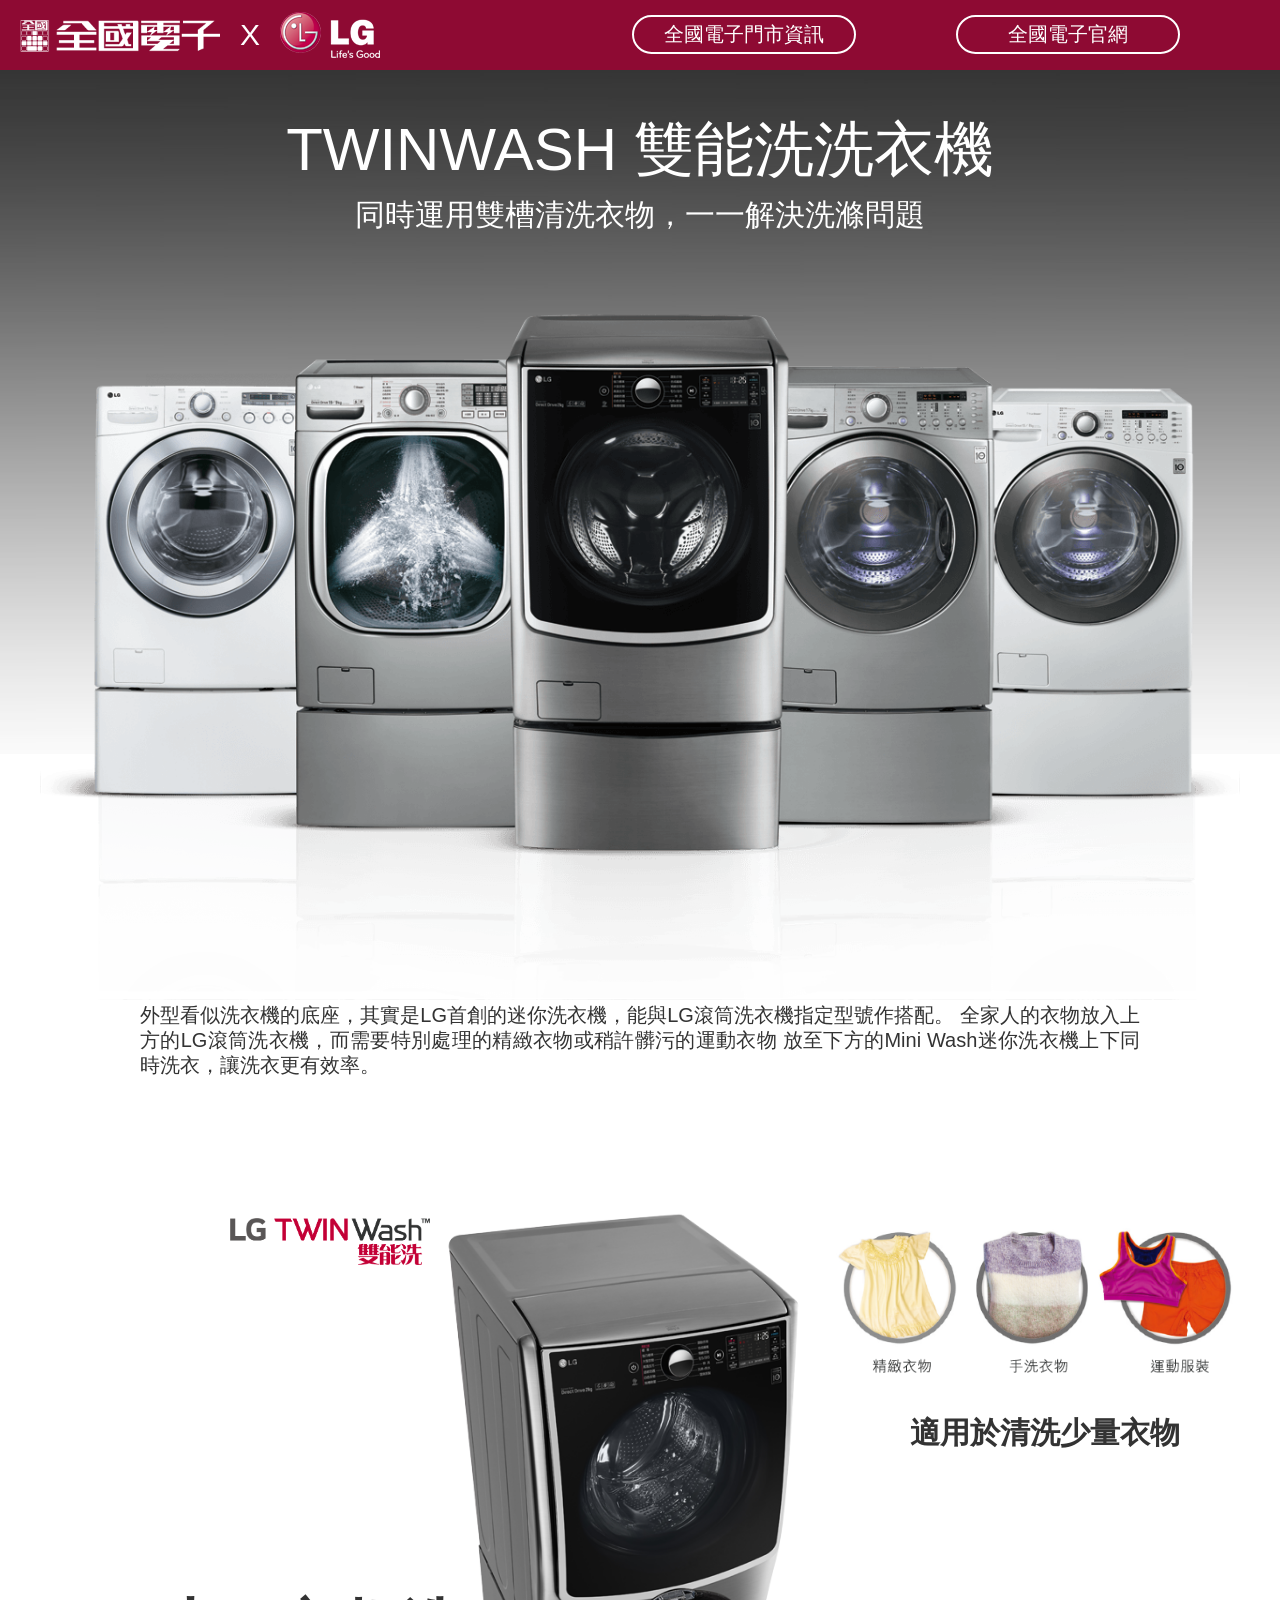
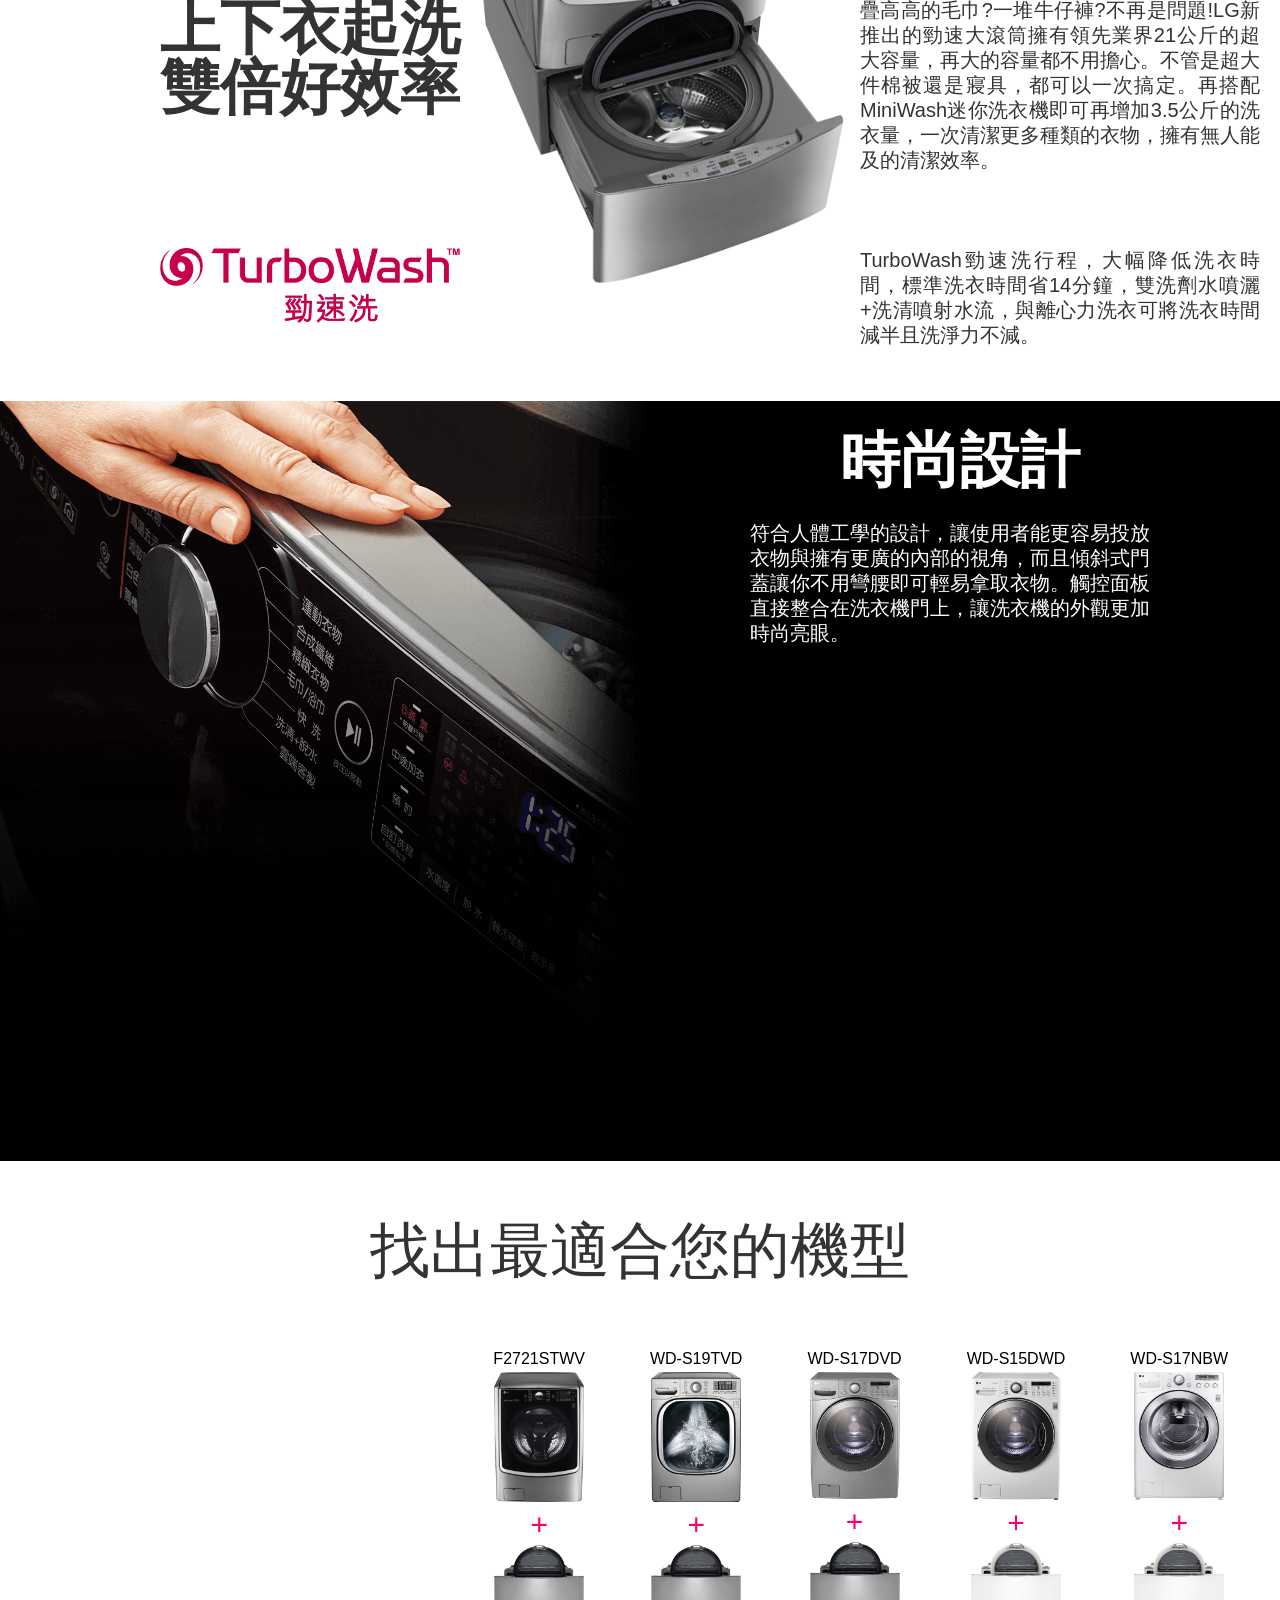
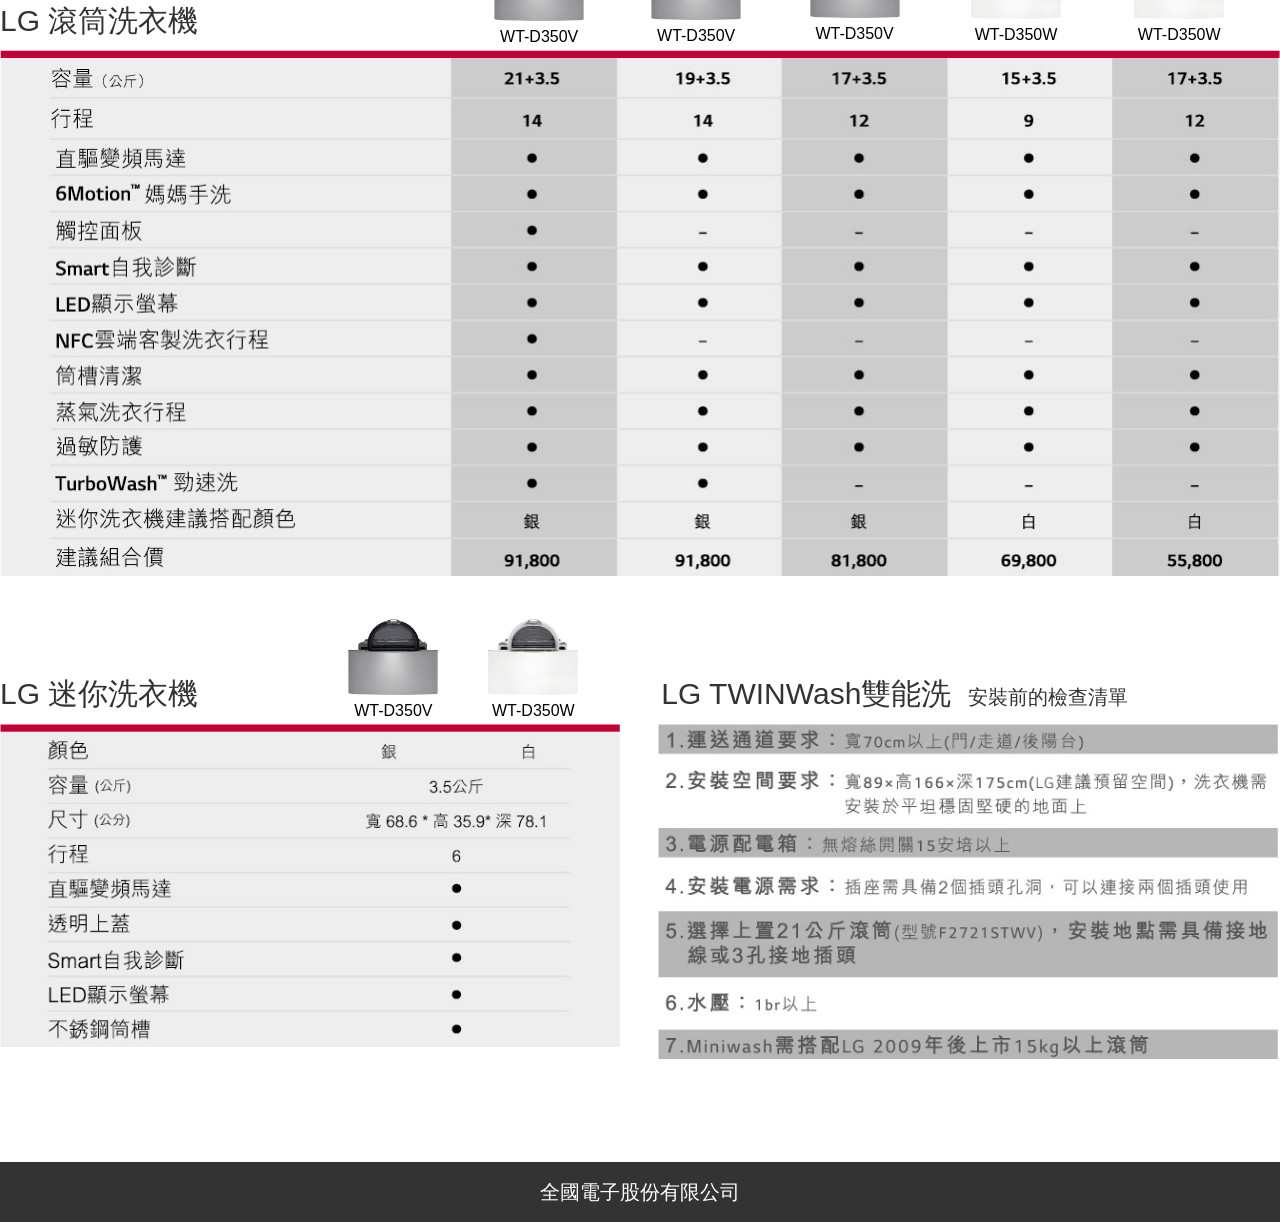
<file: lg/index.html>
<!DOCTYPE html>
<html lang="en">
<head>
	<meta charset="UTF-8">
	<meta http-equiv="X-UA-Compatible" content="IE=edge,chrome=1">
	<meta name="viewport" content="width=device-width, initial-scale=1">
	<title>Twinwash雙能洗洗衣機</title>
	<link href="layout.css" rel="stylesheet" />
	<link href="animate.css" rel="stylesheet" />
	<script type="text/javascript" src="../js/jquery-1.11.3.min.js"></script>
	<script type="text/javascript" src="wow.js"></script>
	<script type="text/javascript" src="menu.js"></script>
</head>
<body>
	<div id="menu">
		
		<ul>
			<h1 id="close">X</h1>
			<a href="http://www.elifemall.com.tw/m/store.php"><li>全國電子門市資訊</li></a>
			<a href="http://www.elifemall.com.tw"><li>全國電子官網</li></a>
		</ul>
		
	</div>
	<div class="headerwrapper">
		<img src="images/elifelogo.png" class="elifelogoimg2"/>
		<img src="images/menu.png" id="menuimg"/>
        <!-- <p class="x">X</p>
        <img src="images/lglogo.png" class="lglogoimg2"/> -->
		<div class="header">
            <img src="images/elifelogo.png" class="elifelogoimg"/>
            <p>X</p>
            <img src="images/lglogo.png" class="lglogoimg"/>
            <ul>
                <a href="http://www.elifemall.com.tw/allnewweb/store.php" target="blank"><li>全國電子門市資訊</li></a>
                <a href="http://www.elifemall.com.tw/"><li>全國電子官網</li></a>
            </ul>
        </div>
	</div>
	<div class="content1">
		<h1 class="wow fadeInUp">TWINWASH 雙能洗洗衣機</h1>
		<h2 class="wow fadeInUp">同時運用雙槽清洗衣物，一一解決洗滌問題</h2>
		<div align="center"><img src="images/pro1.png" class="pro1img wow fadeInUp" /></div>
		<p class="wow bounceInDown">
	        外型看似洗衣機的底座，其實是LG首創的迷你洗衣機，能與LG滾筒洗衣機指定型號作搭配。
	        全家人的衣物放入上方的LG滾筒洗衣機，而需要特別處理的精緻衣物或稍許髒污的運動衣物
	        放至下方的Mini Wash迷你洗衣機上下同時洗衣，讓洗衣更有效率。
	    </p>
	    
	</div>
	<!-- <div class="videowrapper">
		<div class="videocontainer">
	    	<iframe src="https://www.youtube.com/embed/S5PaNu_vmqw?wmode=opaque&autoplay=1&autohide=1&showinfo=0" frameborder="0" allowfullscreen></iframe>
	    </div>
	</div> -->
	<div class="content2">
		<div align="center" class="inwrapper">
			<div align="center"><img src="images/lglogo2.png" class="lglogo2img wow fadeInLeft" /></div>
			<div align="center"><img src="images/pro2.png" class="pro2img wow fadeInLeft" /></div>
			<div align="center"><img src="images/clothes.png" class="clothesimg wow fadeInLeft" /></div>
			<h3 class="wow fadeInRight">適用於清洗少量衣物</h3>
			<h1 class="wow fadeInLeft">上下衣起洗<br/>雙倍好效率</h1>
			<h2 class="wow fadeInLeft">上下衣起洗<br/>雙倍好效率</h2>
			<p class="p01 wow fadeInRight">
				疊高高的毛巾?一堆牛仔褲?不再是問題!LG新推出的勁速大滾筒擁有領先業界21公斤的超大容量，再大的容量都不用擔心。不管是超大件棉被還是寢具，都可以一次搞定。再搭配MiniWash迷你洗衣機即可再增加3.5公斤的洗衣量，一次清潔更多種類的衣物，擁有無人能及的清潔效率。
			</p>
			<p class="p01-1 wow fadeInRight">
				疊高高的毛巾?一堆牛仔褲?不再是問題!LG新推出的勁速大滾筒擁有領先業界21公斤的超大容量，再大的容量都不用擔心。不管是超大件棉被還是寢具，都可以一次搞定。再搭配MiniWash迷你洗衣機即可再增加3.5公斤的洗衣量，一次清潔更多種類的衣物，擁有無人能及的清潔效率。
			</p>
			<div align="center"><img src="images/turbo.png" class="turboimg wow fadeInLeft" /></div>
			<p class="p02 wow fadeInRight">
				TurboWash勁速洗行程，大幅降低洗衣時間，標準洗衣時間省14分鐘，雙洗劑水噴灑+洗清噴射水流，與離心力洗衣可將洗衣時間減半且洗淨力不減。
			</p>
			<p class="p02-1 wow fadeInRight">
				TurboWash勁速洗行程，大幅降低洗衣時間，標準洗衣時間省14分鐘，雙洗劑水噴灑+洗清噴射水流，與離心力洗衣可將洗衣時間減半且洗淨力不減。
			</p>
		</div>
		<div class="graybg2"></div>
	</div>
	<!-- <div class="graybg"></div> -->
	<div class="content3">
		<div align="center" class="inwrapper3">
			<img src="images/pro3.png" class="pro3img wow zoomIn" />
			<div class="inphone">
				<h1>時尚設計</h1>
				<p>
	                符合人體工學的設計，讓使用者能更容易投放衣物與擁有更廣的內部的視角，而且傾斜式門蓋讓你不用彎腰即可輕易拿取衣
	                物。觸控面板直接整合在洗衣機門上，讓洗衣機的外觀更加時尚亮眼。
	            </p>
            </div>
		</div>
		<div align="center" class="inwrapper2 wow zoomIn">
			<h1>時尚設計</h1>
			<p>
                符合人體工學的設計，讓使用者能更容易投放衣物與擁有更廣的內部的視角，而且傾斜式門蓋讓你不用彎腰即可輕易拿取衣物。觸控面板直接整合在洗衣機門上，讓洗衣機的外觀更加時尚亮眼。
            </p>
		</div>
	</div>
	<div align="center" class="content4">
            <h1 class="wow pulse">找出最適合您的機型</h1>
            <p class="p01">LG&nbsp;滾筒洗衣機</p>
            <div class="protype wow rotateInDownRight">
                <ul>
                    <li>F2721STWV</li>
                    <li><img src="images/type3.png" style="width:90px;margin:0 auto 0 auto;"/></li>
                    <li style="font-size:30px;color:#f06;">+</li>
                    <li><img src="images/minitype2.png" style="width:90px;margin:0 auto 0 auto;"/></li>
                    <li>WT-D350V</li>
                </ul>
                <ul>
                    <li>WD-S19TVD</li>
                    <li><img src="images/type2.png" style="width:90px;margin:0 auto 0 auto;"/></li>
                    <li style="font-size:30px;color:#f06;">+</li>
                    <li><img src="images/minitype2.png" style="width:90px;margin:0 auto 0 auto;"/></li>
                    <li>WT-D350V</li>
                </ul>
                <ul>
                    <li>WD-S17DVD</li>
                    <li><img src="images/type5.png" style="width:90px;margin:0 auto 0 auto;"/></li>
                    <li style="font-size:30px;color:#f06;">+</li>
                    <li><img src="images/minitype2.png" style="width:90px;margin:0 auto 0 auto;"/></li>
                    <li>WT-D350V</li>
                </ul>
                <ul>
                    <li>WD-S15DWD</li>
                    <li><img src="images/type4.png" style="width:90px;margin:0 auto 0 auto;"/></li>
                    <li style="font-size:30px;color:#f06;">+</li>
                    <li><img src="images/minitype1.png" style="width:90px;margin:0 auto 0 auto;"/></li>
                    <li>WT-D350W</li>
                </ul>
                <ul style="margin-right:0;">
                    <li>WD-S17NBW</li>
                    <li><img src="images/type1.png" style="width:90px;margin:0 auto 0 auto;"/></li>
                    <li style="font-size:30px;color:#f06;">+</li>
                    <li><img src="images/minitype1.png" style="width:90px;margin:0 auto 0 auto;"/></li>
                    <li>WT-D350W</li>
                </ul>
            </div>
            <img src="images/form.jpg" style="width:1280px;margin:0 auto 0 auto;"/>
            <p class="p02">LG&nbsp;迷你洗衣機</p>
                <div class="minitype wow rotateInDownLeft">
                    <ul>
                       <li><img src="images/minitype2.png" style="width:90px;margin:0 auto 0 auto;"/></li>
                       <li>WT-D350V</li>
                    </ul>
                    <ul style="margin-right:0;">
                       <li><img src="images/minitype1.png" style="width:90px;margin:0 auto 0 auto;"/></li>
                       <li>WT-D350W</li>
                    </ul>
                </div>
            <p class="p03">LG&nbsp;TWINWash雙能洗&nbsp;&nbsp;<span style="font-size:20px;">安裝前的檢查清單</span></p>
            <div style="clear:both;"></div>
            <img src="images/form2.jpg" style="width:620px;margin:0 35px 0 auto;float:left;"/>
            
            <img src="images/form3.jpg" style="width:620px;margin:0 auto 0 auto;"/>
    </div>
	<div class="footerbg">
		<h1>LG&nbsp;TWINWash雙能洗<br/><span style="font-size:25px;">安裝前的檢查清單</span></h1>
		<ul>
			<li>運送通道要求：<span>寬70cm以上(門/走道/後陽台)</span></li>
			<li>安裝空間要求：寬89&nbsp;X&nbsp;高166&nbsp;X&nbsp;深175&nbsp;cm&nbsp;(LG建議預留空間)，洗衣機需安裝於平坦穩固
			堅硬的地面上</li>
			<li>電源配電箱：無熔絲開關15安培以上</li>
			<li>安裝電源需求：插頭需具備2個插頭孔洞，可以連接兩個插頭使用</li>
			<li>選擇上置21公斤滾筒<span>(型號&nbsp;F2721STWV)</span>，安裝地點需具備接地線或3孔接地插頭</li>
			<li>水壓：1&nbsp;br以上</li>
			<li>Miniwash需搭配LG&nbsp;2009年後上市15kg以上滾筒</li>
		</ul>
	</div>
    <div class="footerwrapper">
    	<div class="footer">全國電子股份有限公司</div>
	</div>


	<script>
     new WOW().init();
    </script>


</body>
</html>
</file>
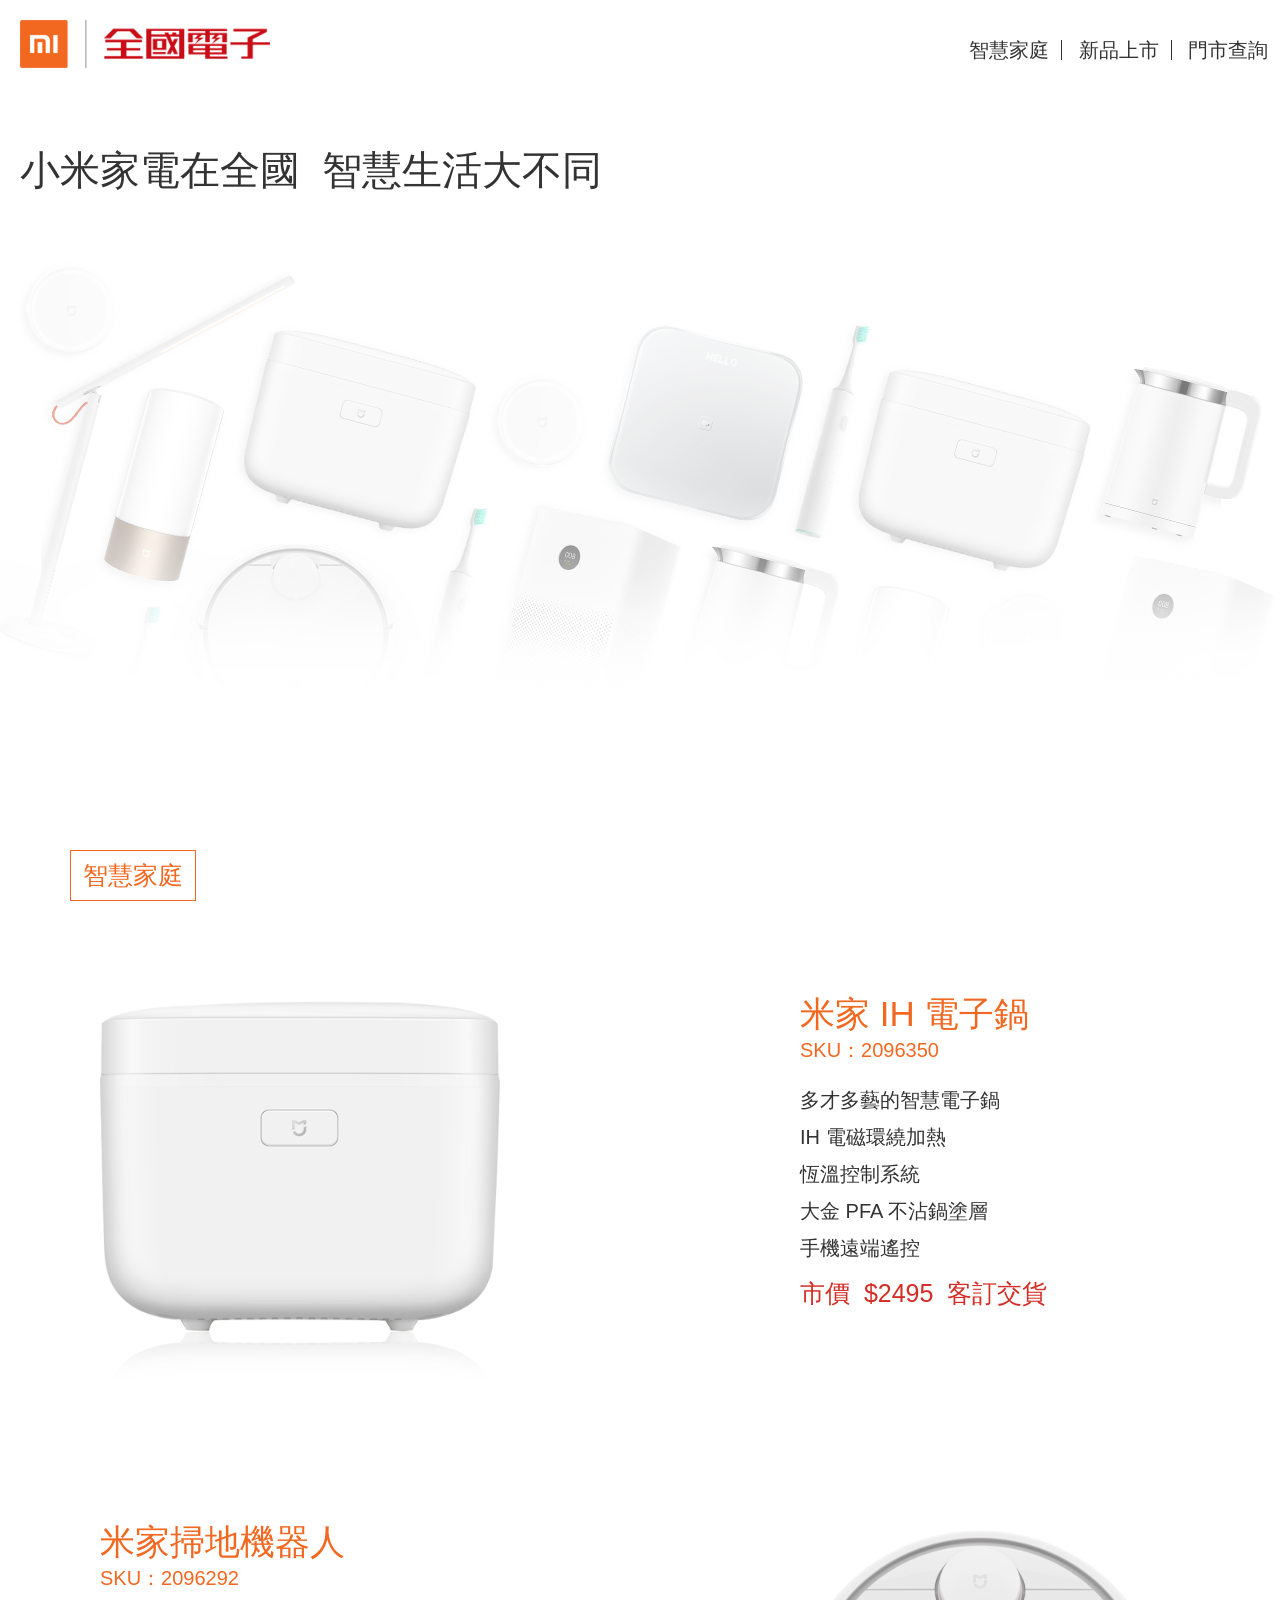
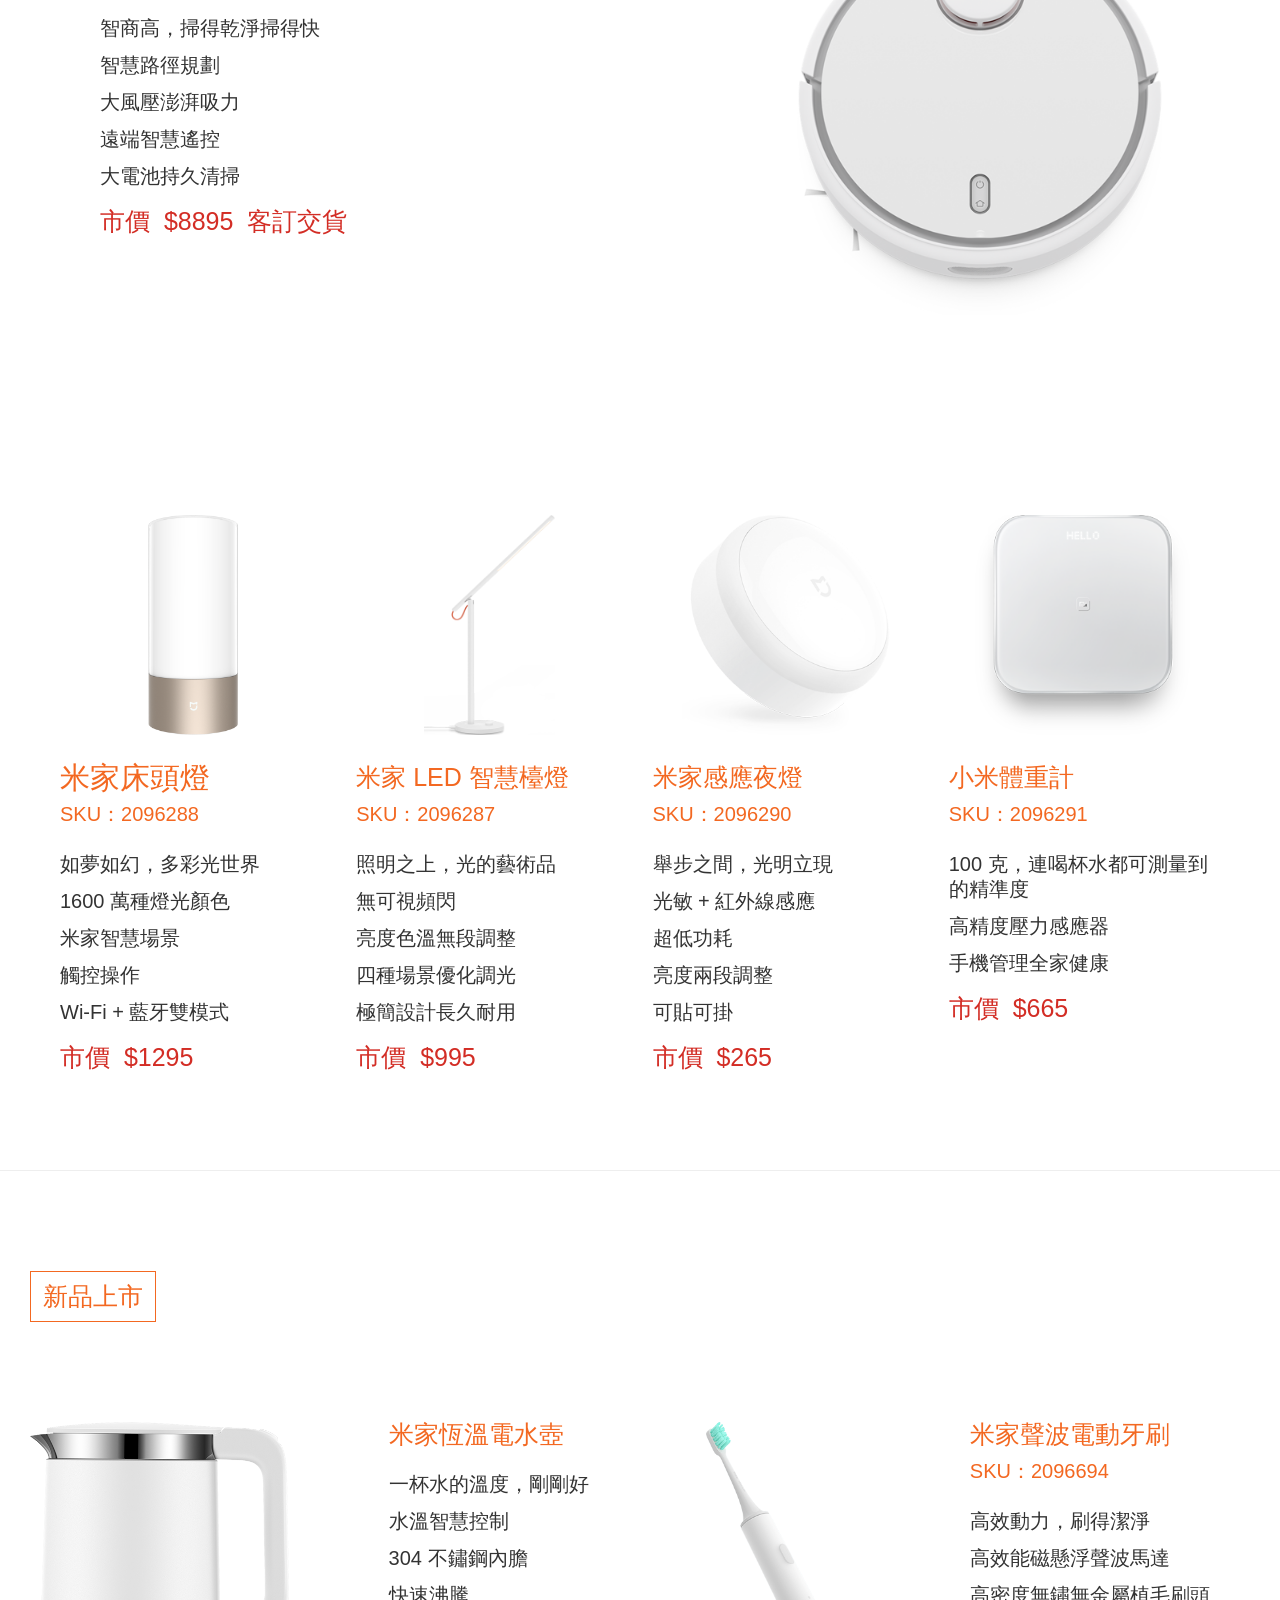
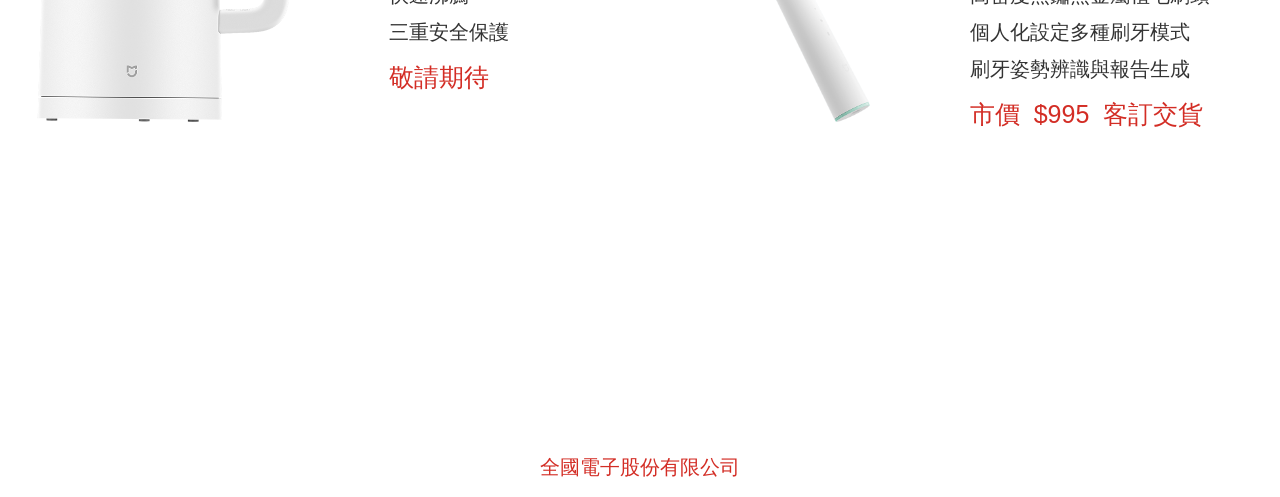
<file: mi/index.html>
<!DOCTYPE html>
<html lang="en">
<head>
	<meta charset="UTF-8">
	<meta http-equiv="X-UA-Compatible" content="IE=edge,chrome=1">
	<meta name="viewport" content="width=device-width, initial-scale=1">
	<title>小米家電在全國</title>
	<link href="layout.css?v=1.1" rel="stylesheet" />
	<link href="animate.css" rel="stylesheet" />
	<script type="text/javascript" src="jquery-1.11.3.min.js"></script>
	<script type="text/javascript" src="wow.js"></script>
	<script type="text/javascript" src="menu.js"></script>
</head>
<body class="wow fadeIn">
  <div class="menuwraper" id="menuwraper">
    <div class="menu">
      <a href="/mi/index.html"><img src="images/logo.png" alt="" /></a>
      <ul>
        <li id="m1"><a>智慧家庭</a></li>
        <!-- <li id="m2"><a>限量優惠</a></li>
        <li id="m3"><a>智慧家庭</a></li> -->
        <li id="m4"><a>新品上市</a></li>
        <li><a href="/allnewweb/store.php" target="_blank">門市查詢</a></li>
      </ul>
    </div>
  </div>
  <div class="headerwrapper">
    <div class="phoneheader"><img src="images/phoneheader.jpg" alt="" /></div>
    <div class="header">
      <span>小米家電在全國&nbsp;&nbsp;智慧生活大不同</span>
    </div>
  </div>
  <div class="content">
    <div class="newsale">
      <h1>智慧家庭</h1>
      <div style="clear:both;"></div>
      <!-- <span class="wow">獨家</span> -->
      <img src="images/ih.png" alt="" >
      <div class="wow">
          <ul>
            <li>米家&nbsp;IH&nbsp;電子鍋</li>
            <li>SKU：2096350</li>
            <li>多才多藝的智慧電子鍋</li>
            <li>IH&nbsp;電磁環繞加熱</li>
            <li>恆溫控制系統</li>
            <li>大金&nbsp;PFA&nbsp;不沾鍋塗層</li>
            <li>手機遠端遙控</li>
            <li><!-- 2/3~2/7&nbsp;全國獨家販售 --></li>
            <li>市價&nbsp;&nbsp;$2495&nbsp;&nbsp;客訂交貨</li>
          </ul>
      </div>
      <div style="clear:both;"></div>
      <!-- <h1>限量優惠</h1> -->
      <img src="images/robot.png" alt="" >
      <div class="wow">
        <ul>
          <li>米家掃地機器人</li>
          <li>SKU：2096292</li>
          <li>智商高，掃得乾淨掃得快</li>
          <li>智慧路徑規劃</li>
          <li>大風壓澎湃吸力</li>
          <li>遠端智慧遙控</li>
          <li>大電池持久清掃</li>
          <li><!-- 限量5000台 --></li>
          <li><!-- 市價&nbsp;&nbsp;$8895 --></li>
          <li>市價&nbsp;&nbsp;$8895&nbsp;&nbsp;客訂交貨</li>
        </ul>
      </div>
    </div>
    
    <div class="newsale">
      <!-- <h1>智慧家庭</h1> -->
      <div style="clear:both;"></div>
      <!-- <div class="wow others"> -->
      <!-- <img src="images/air.png" alt="" />
      <div class="wow">
          <ul>
            <li>小米空氣淨化器&nbsp;&nbsp;2</li>
            <li>SKU：2096289</li>
            <li>10分鐘，房間空氣煥然一新</li>
            <li>淨化效能高達&nbsp;310m³/h</li>
            <li>
              市價&nbsp;&nbsp;$3995已售罄，補貨中
              <span>*以上數據實際情況會因測試軟件版本、具體測試環境、<br/>具體版本不同，而略有差異。</span>
            </li>
          </ul>
      </div> -->
      <!-- </div> -->
      <!-- <div style="clear:both;"></div> -->
      <div class="wow others">
        <img src="images/bedlight.png" alt="" />
        <div>
            <ul>
              <li>米家床頭燈</li>
              <li>SKU：2096288</li>
              <li>如夢如幻，多彩光世界</li>
              <li>1600&nbsp;萬種燈光顏色</li>
              <li>米家智慧場景</li>
              <li>觸控操作</li>
              <li>Wi-Fi&nbsp;+&nbsp;藍牙雙模式</li>
              <li>市價&nbsp;&nbsp;$1295</li>
            </ul>
        </div>
      </div>
      <div class="wow others">
        <img src="images/tablelight.png" alt="" />
        <div>
            <ul>
              <li>米家&nbsp;LED&nbsp;智慧檯燈</li>
              <li>SKU：2096287</li>
              <li>照明之上，光的藝術品</li>
              <li>無可視頻閃</li>
              <li>亮度色溫無段調整</li>
              <li>四種場景優化調光</li>
              <li>極簡設計長久耐用</li>
              <li>市價&nbsp;&nbsp;$995</li>
            </ul>
        </div>
      </div>
      <div class="wow others">
        <img src="images/neightlight.png" alt="" />
        <div>
            <ul>
              <li>米家感應夜燈</li>
              <li>SKU：2096290</li>
              <li>舉步之間，光明立現</li>
              <li>光敏&nbsp;+&nbsp;紅外線感應</li>
              <li>超低功耗</li>
              <li>亮度兩段調整</li>
              <li>可貼可掛</li>
              <li>市價&nbsp;&nbsp;$265</li>
            </ul>
        </div>
      </div>
      <div class="wow others">
        <img src="images/kg.png" alt="" />
        <div>
            <ul>
              <li>小米體重計</li>
              <li>SKU：2096291</li>
              <li>100&nbsp;克，連喝杯水都可測量到的精準度</li>
              <li>高精度壓力感應器</li>
              <li>手機管理全家健康</li>
              <li>市價&nbsp;&nbsp;$665</li>
            </ul>
        </div>
      </div>
    </div>

    <div class="newsale">
      <h1>新品上市</h1>
      <div style="clear:both;"></div>
      <div class="wow others">
        <img src="images/kettle.png" alt="" />
        <div>
            <ul>
              <li>米家恆溫電水壺</li>
              <li><!-- SKU： --></li>
              <li>一杯水的溫度，剛剛好</li>
              <li>水溫智慧控制</li>
              <li>304&nbsp;不鏽鋼內膽</li>
              <li>快速沸騰</li>
              <li>三重安全保護</li>
              <li>敬請期待</li>
            </ul>
        </div>
      </div>
      <!-- <div style="clear:both;"></div> -->
      <div class="wow others">
        <img src="images/toothbrush.png" alt="" />
        <div>
          <ul>
            <li>米家聲波電動牙刷</li>
            <li>SKU：2096694</li>
            <li>高效動力，刷得潔淨</li>
            <li>高效能磁懸浮聲波馬達</li>
            <li>高密度無鏽無金屬植毛刷頭</li>
            <li>個人化設定多種刷牙模式</li>
            <li>刷牙姿勢辨識與報告生成</li>
            <li>市價&nbsp;&nbsp;$995&nbsp;&nbsp;客訂交貨</li>
          </ul>
        </div>
      </div>
    </div>
    <a href="/m/store.php"><div class="store">門市查詢</div></a>
  </div>
  <div class="footerwrapper">
    	<div class="footer"><a href="/allnewweb/index.php" target="_blank">全國電子股份有限公司</a></div> 
	</div>
	<script>
     new WOW().init();
  </script>


</body>
</html>
</file>
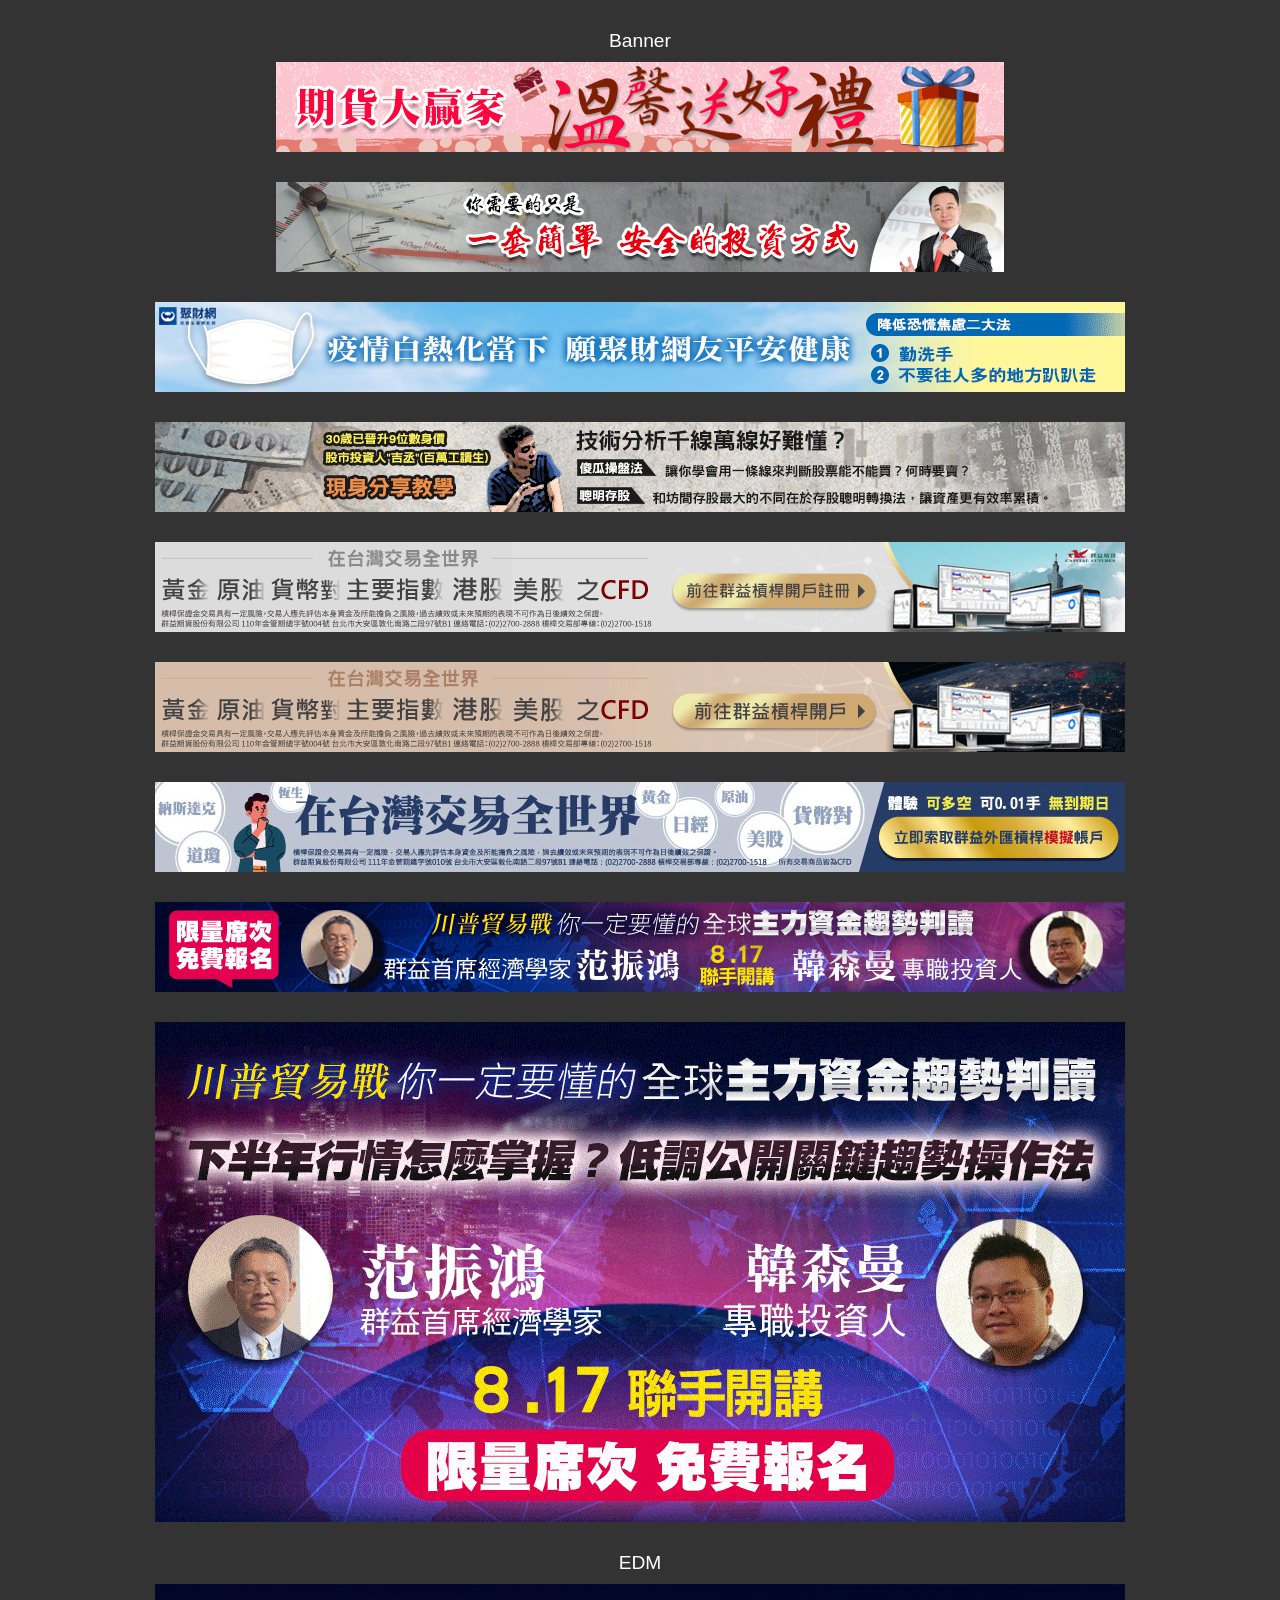
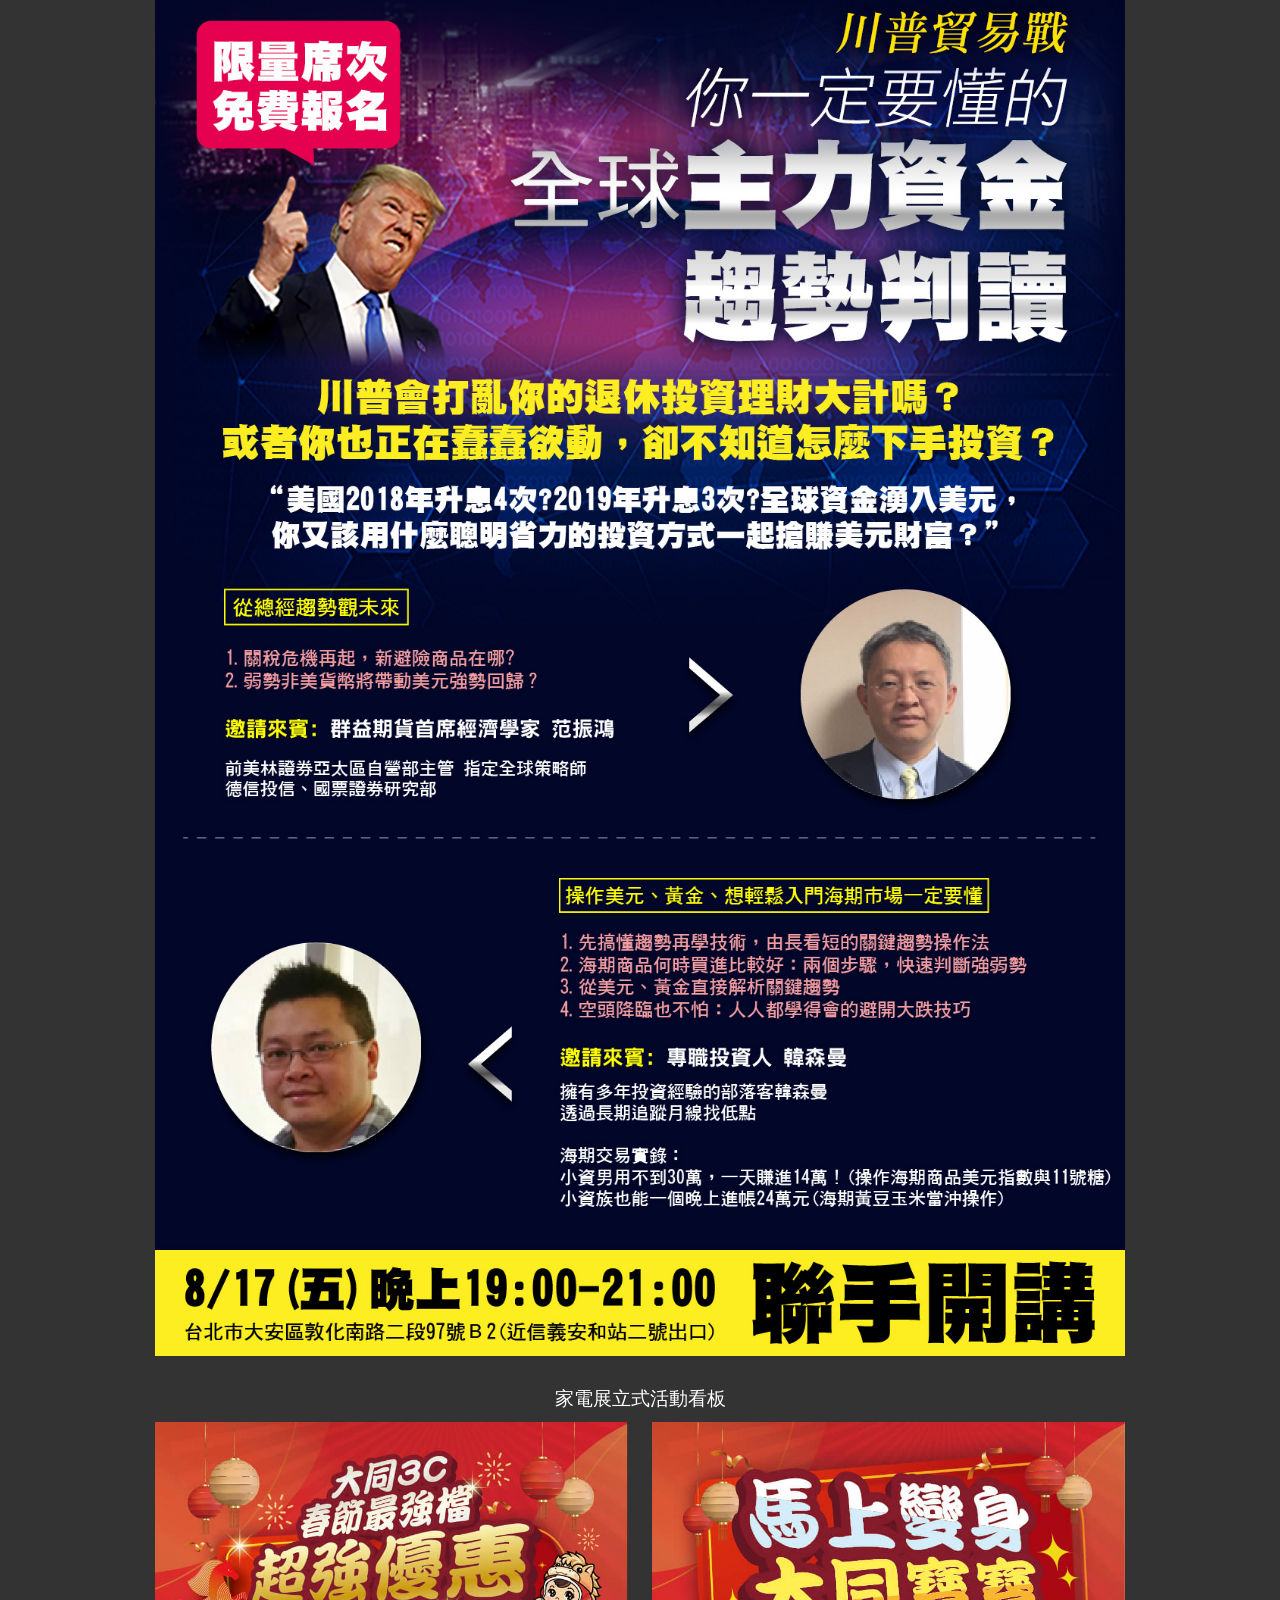
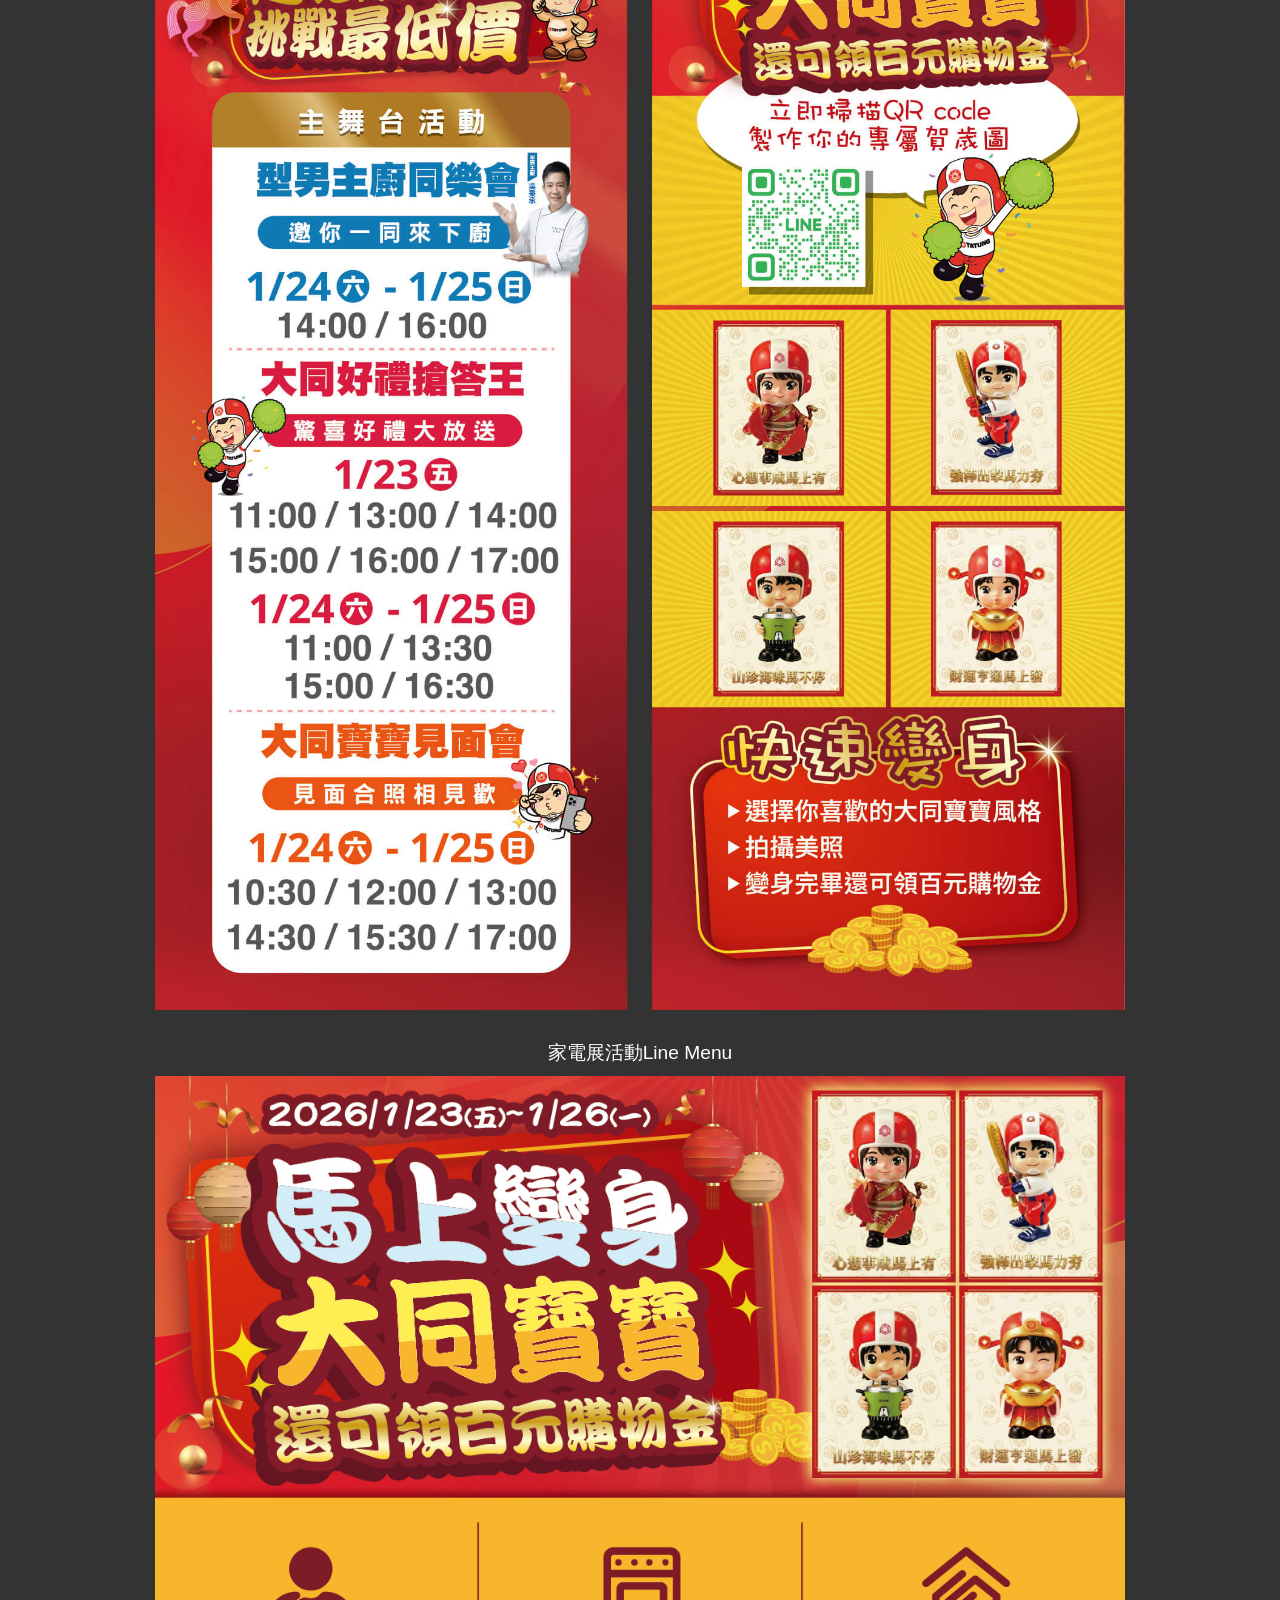
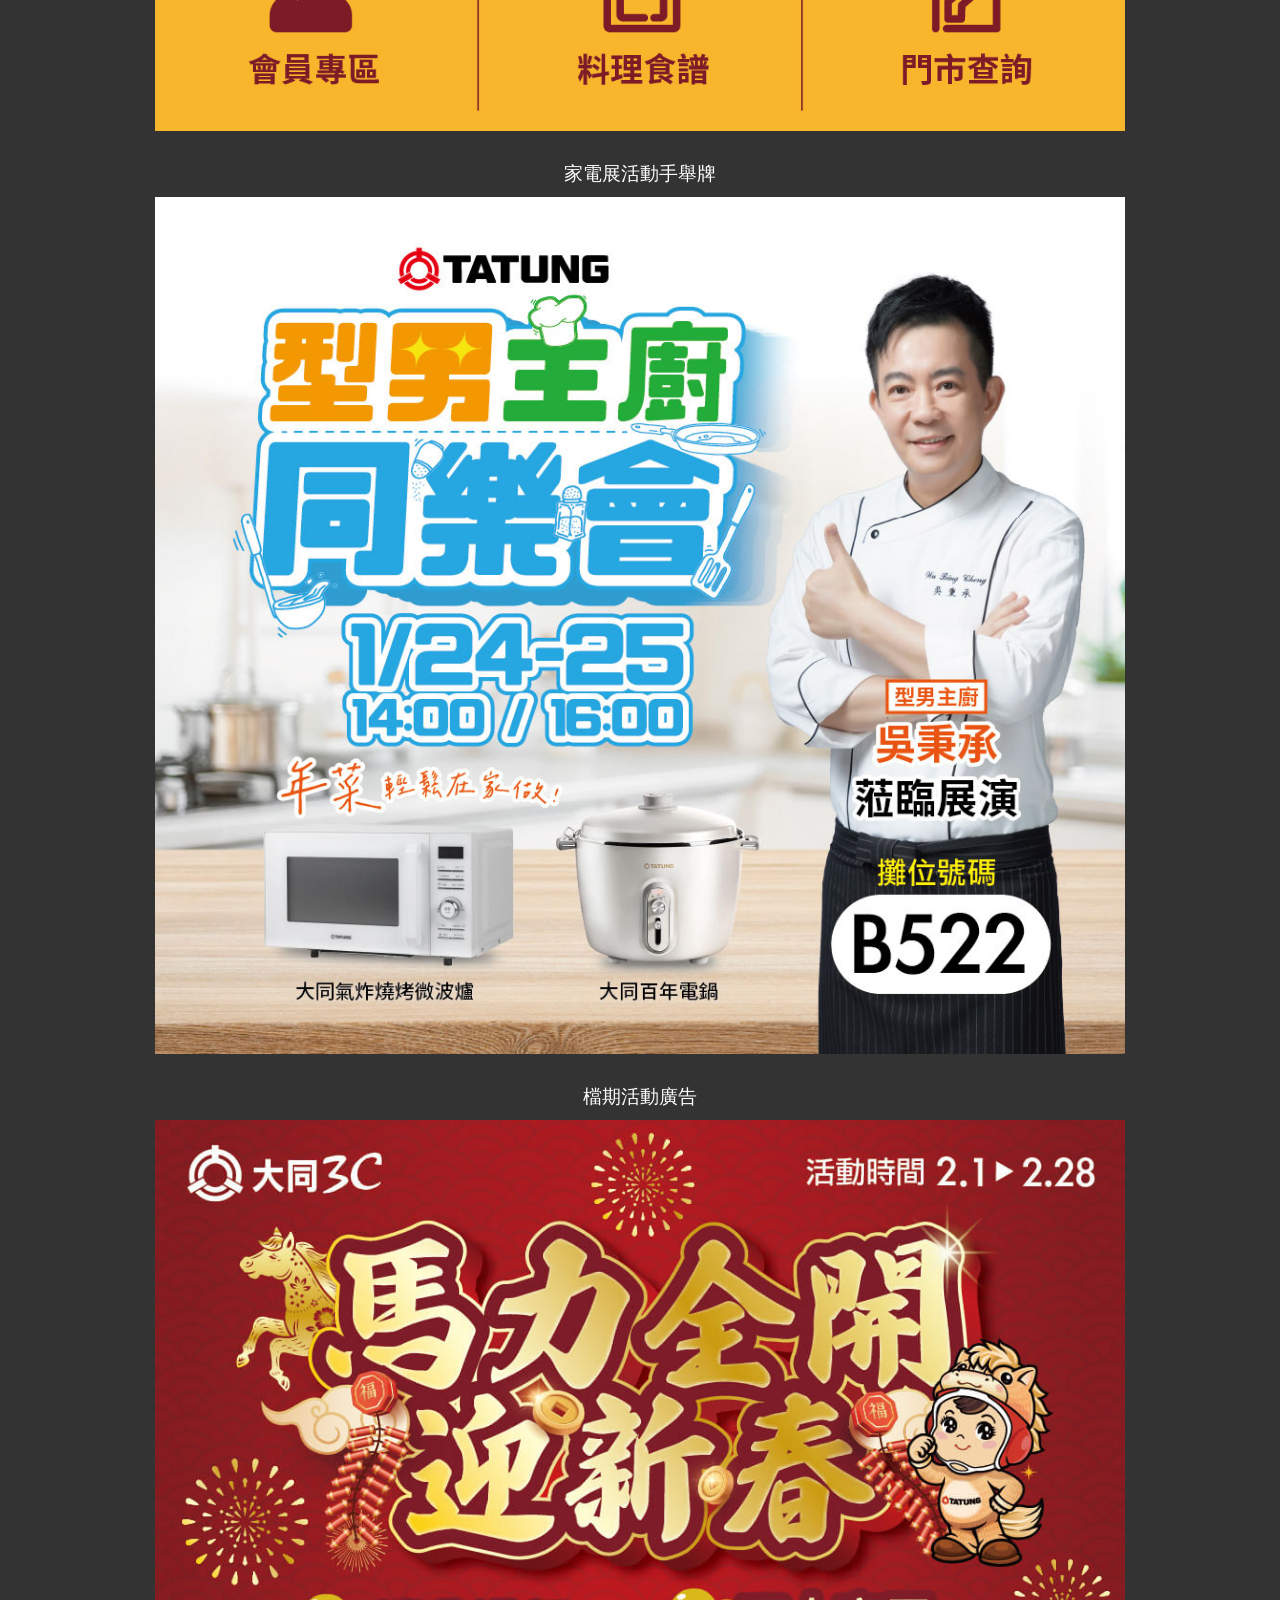
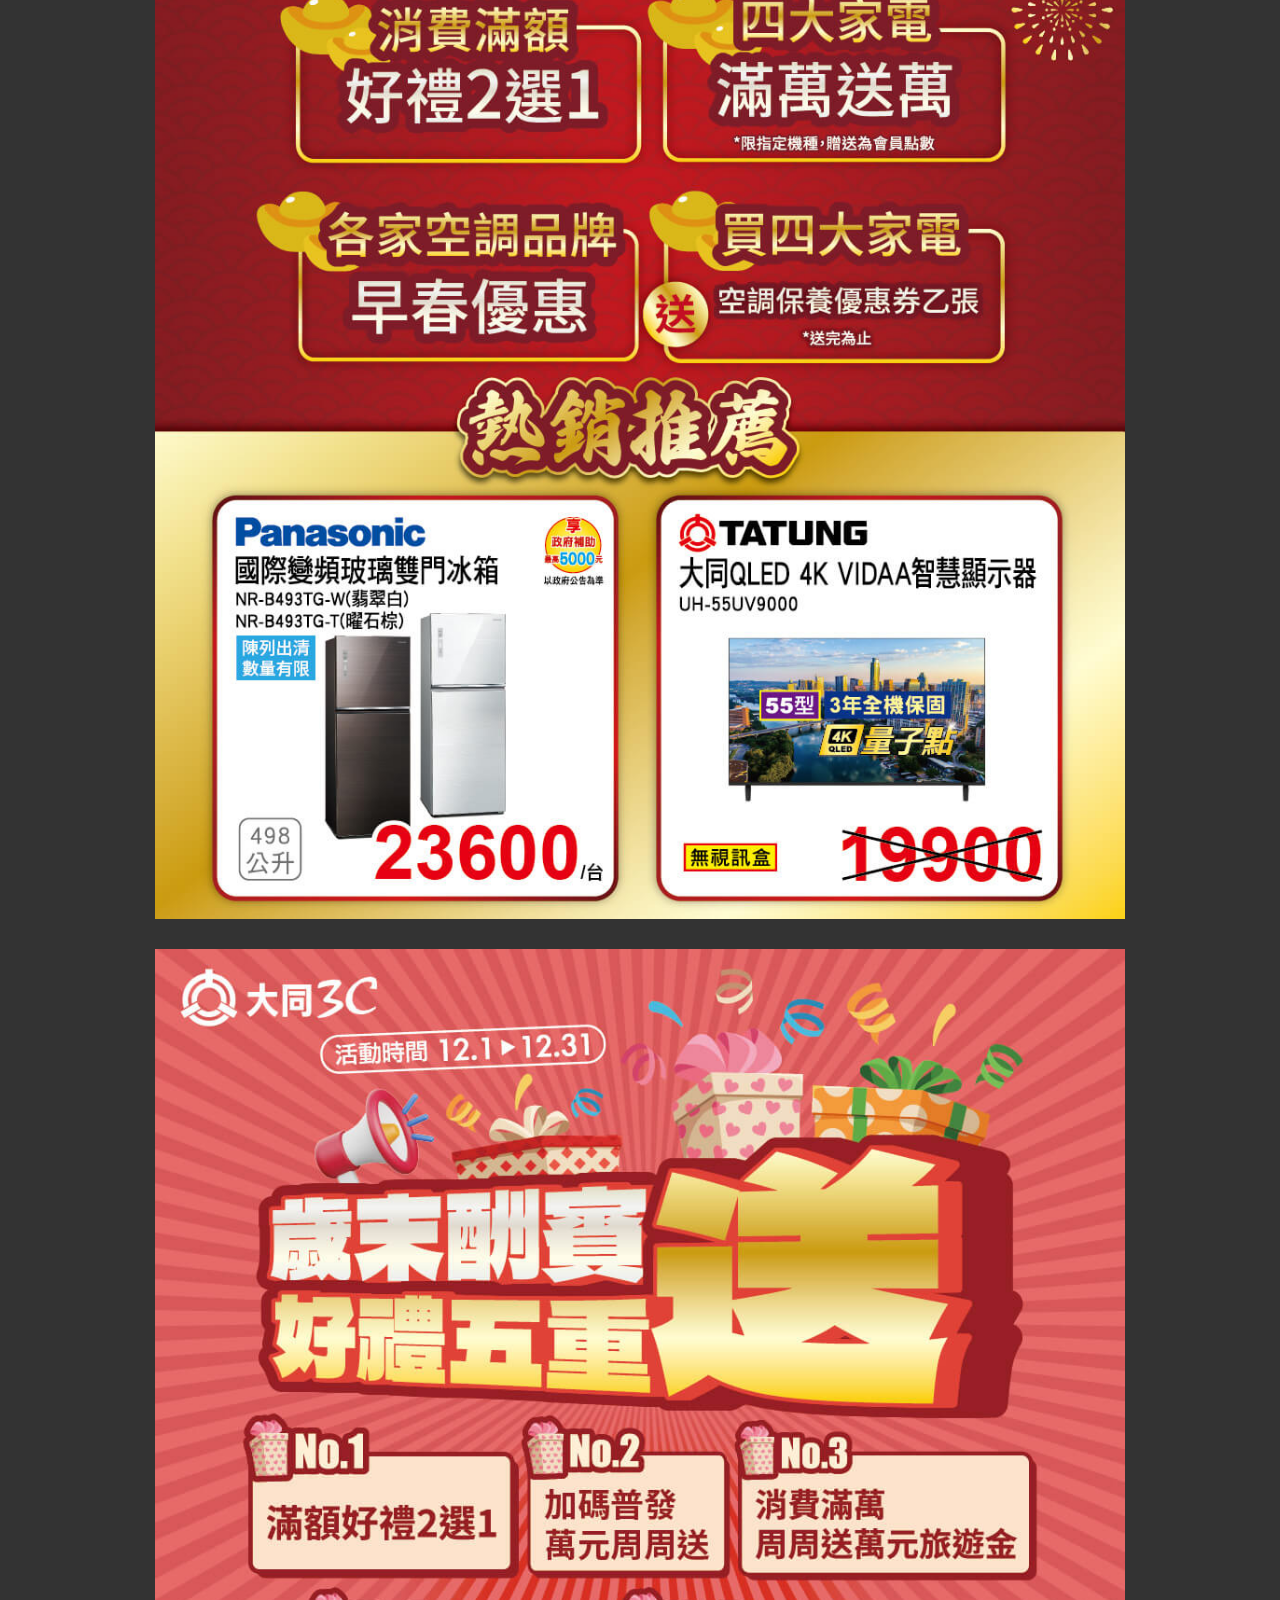
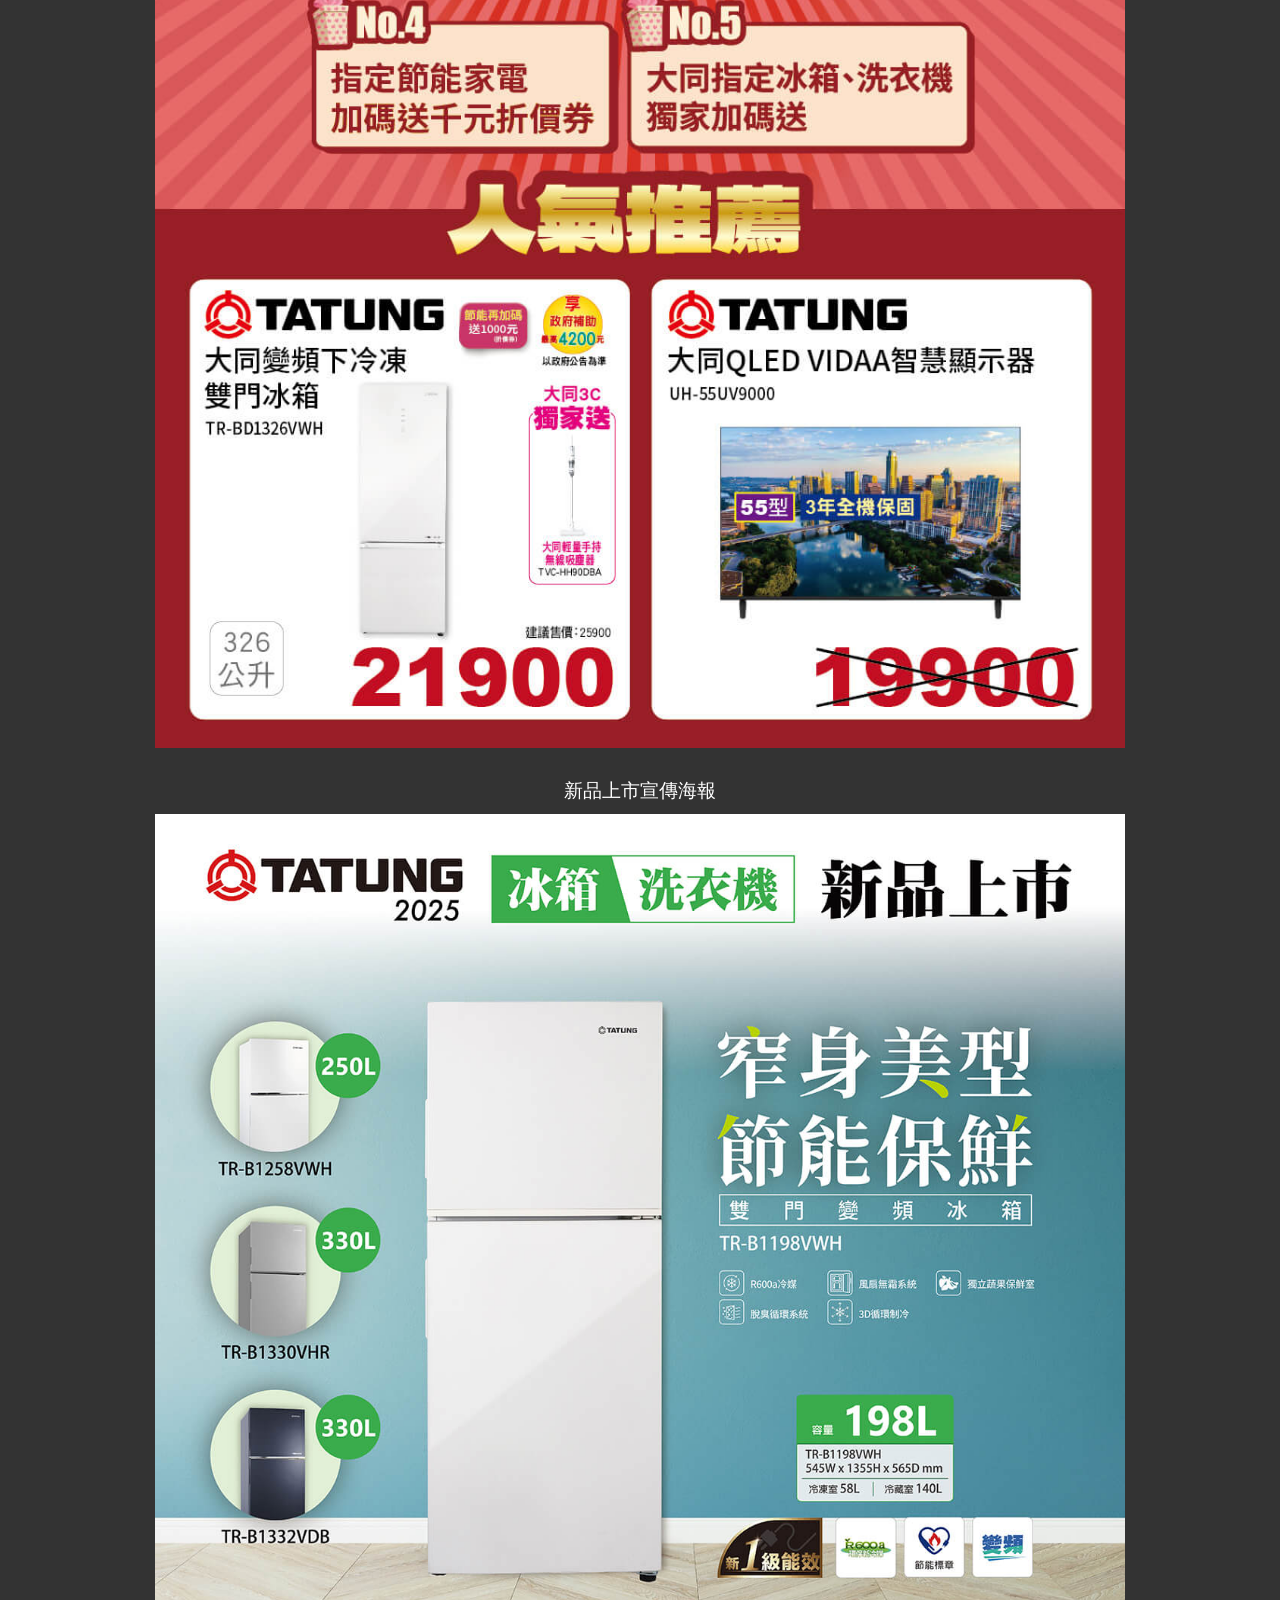
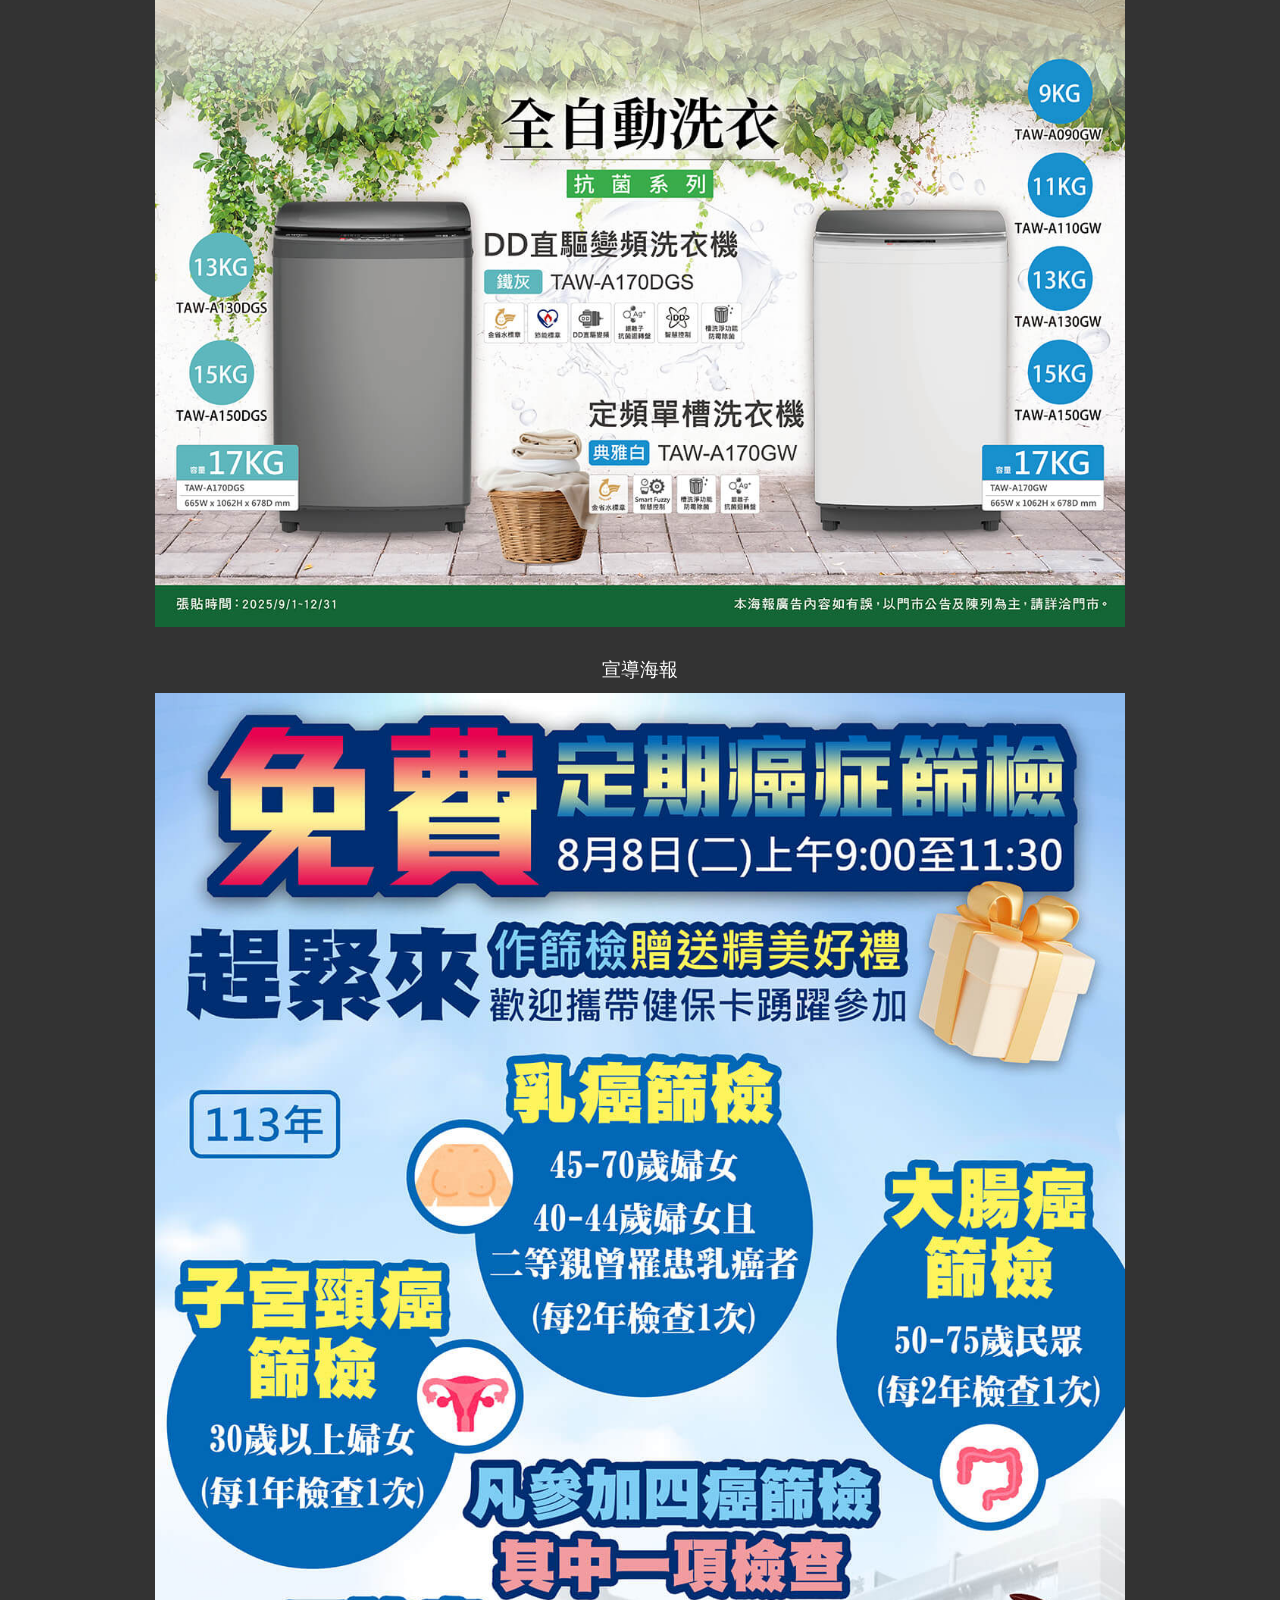
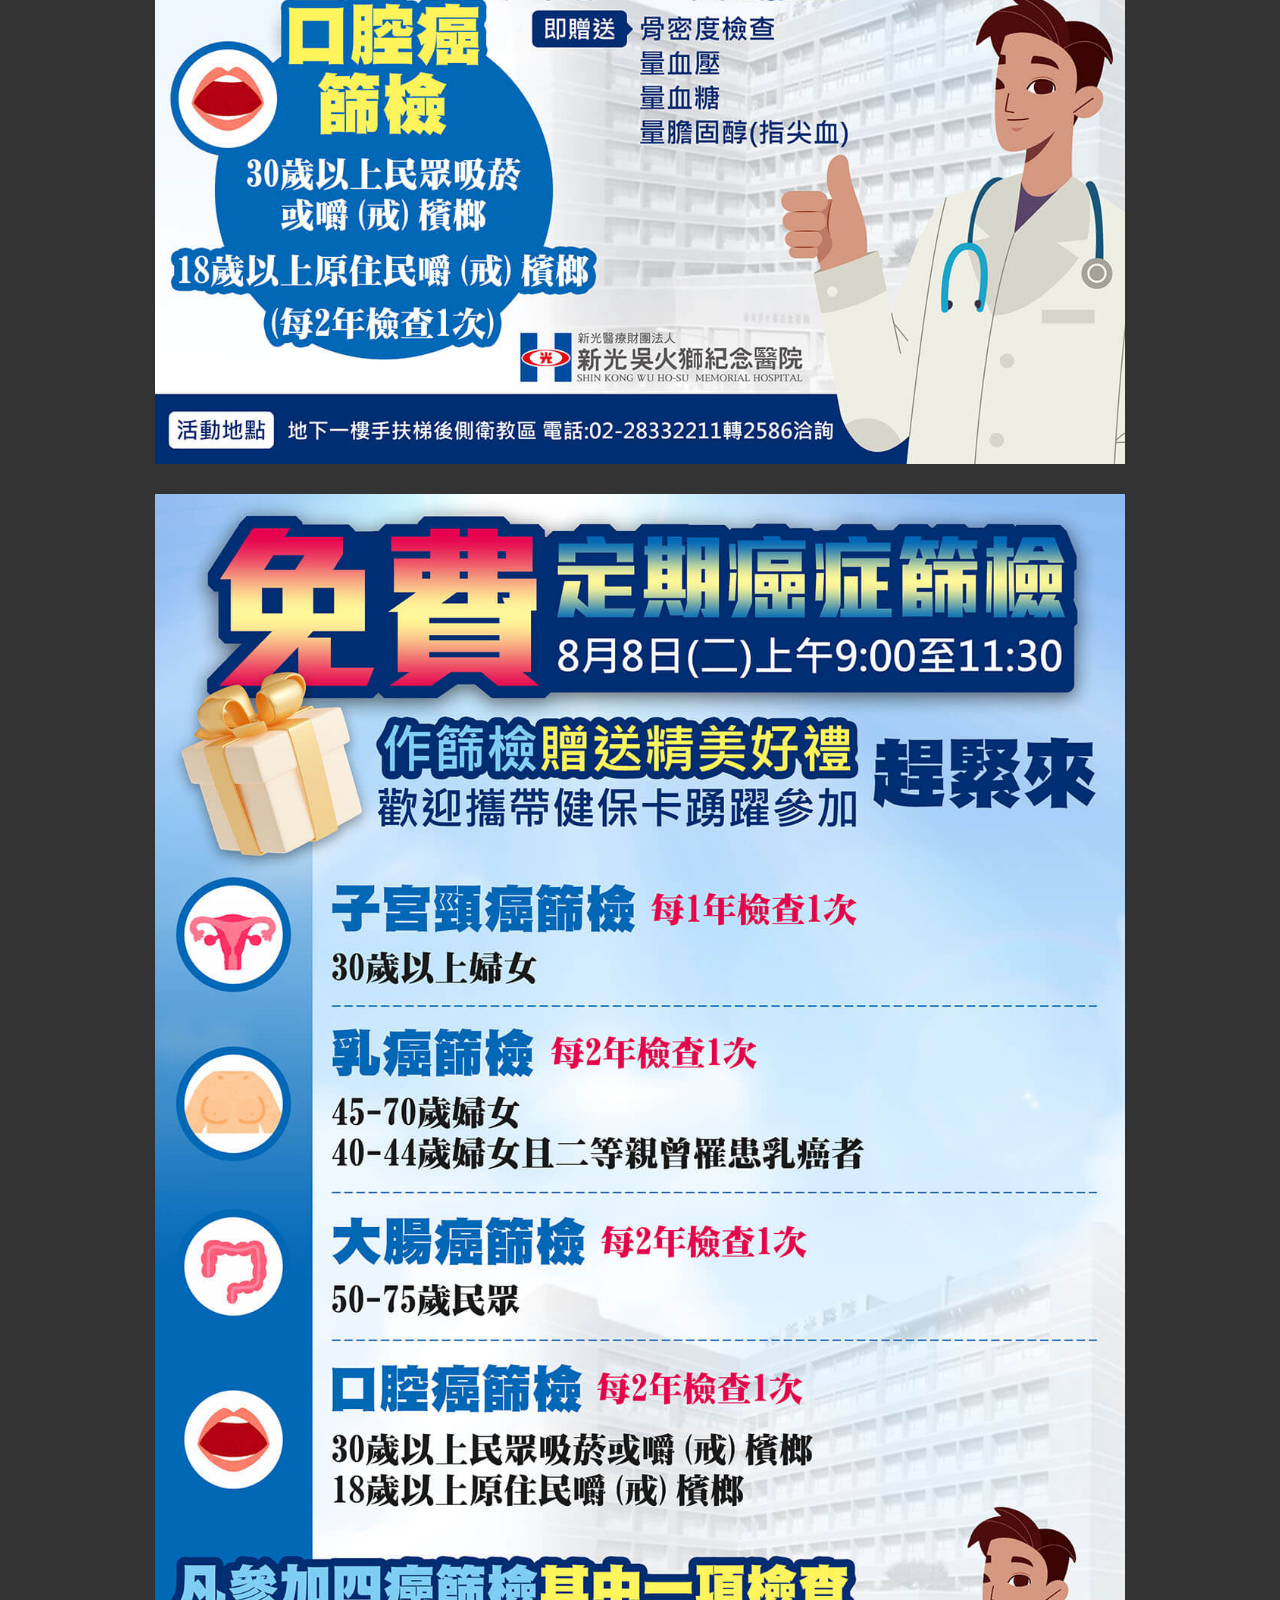
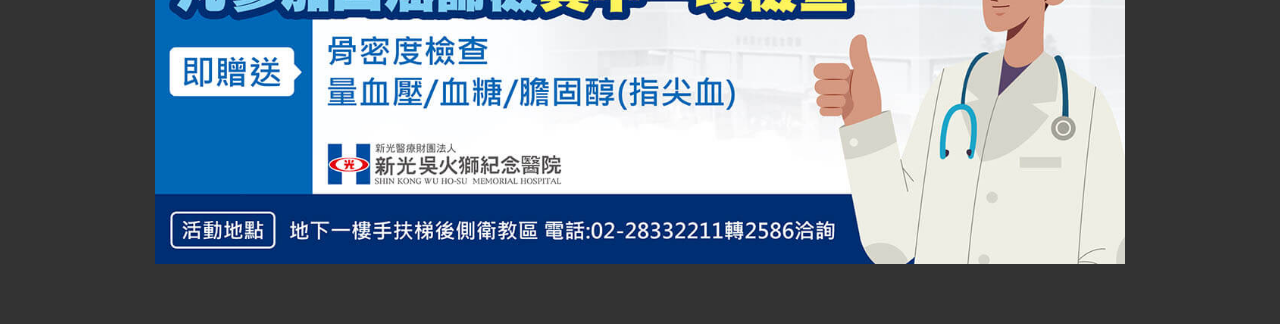
<file: banner.html>
<!DOCTYPE html>
<html lang="en">
<head>
	<meta charset="UTF-8">
	<meta http-equiv="X-UA-Compatible" content="IE=edge,chrome=1">
	<meta name="viewport" content="width=device-width ,initial-scale=1">
	<!-- <link href="style.css" rel="stylesheet" /> -->
	<title>Ayong</title>
	<style type="text/css">
	body{font-family: Arial, Helvetica, "微軟正黑體", sans-serif;background:#333;margin:0;padding:0;border:0;}
	.content{width:1280px;text-align: center;margin:0 auto;padding:30px 0;box-sizing: border-box;}
	.content span{display:block;color:#fff;font-size:1.2rem;margin-bottom: 10px;}
	.content img{display:block;max-width: 970px;text-align: center;margin:0 auto 30px auto;}
	@media screen and (max-width: 1024px){
	.content{width:100%;text-align: center;}
	.content img{width:100%;}
	}
	</style>	
</head>

<body>
	<div class="content">
		<span>Banner</span>
		<img src="image/concord2.gif"/>
		<img src="image/g2.gif"/>
		<img src="image/bannerc.gif"/>
		<img src="image/a100.gif"/>
		<img src="image/gm190001-A.gif"/>
		<img src="image/gm190002-A.gif"/>
		<img src="image/gm190004-A.jpg"/>
		<img src="image/bannera.gif"/>
		<img src="image/bannerb.gif"/>
		<span>EDM</span>
		<img src="image/edm.jpg"/>
		<span>家電展立式活動看板</span>
		<img src="image/tatung-kanban.jpg"/>
		<span>家電展活動Line Menu</span>
		<img src="image/tatung-Line_Menu.jpg"/>
		<span>家電展活動手舉牌</span>
		<img src="image/tatung-placard.jpg"/>
		<span>檔期活動廣告</span>
		<img src="image/tatung-banner.jpg"/>
		<img src="image/tatung-banner-2.jpg"/>
		<span>新品上市宣傳海報</span>
		<img src="image/tatung-poster.jpg"/>
		<span>宣導海報</span>
		<img src="image/poster-2.jpg"/>
		<img src="image/poster-3.jpg"/>
	</div>
</body>

</html>
</file>
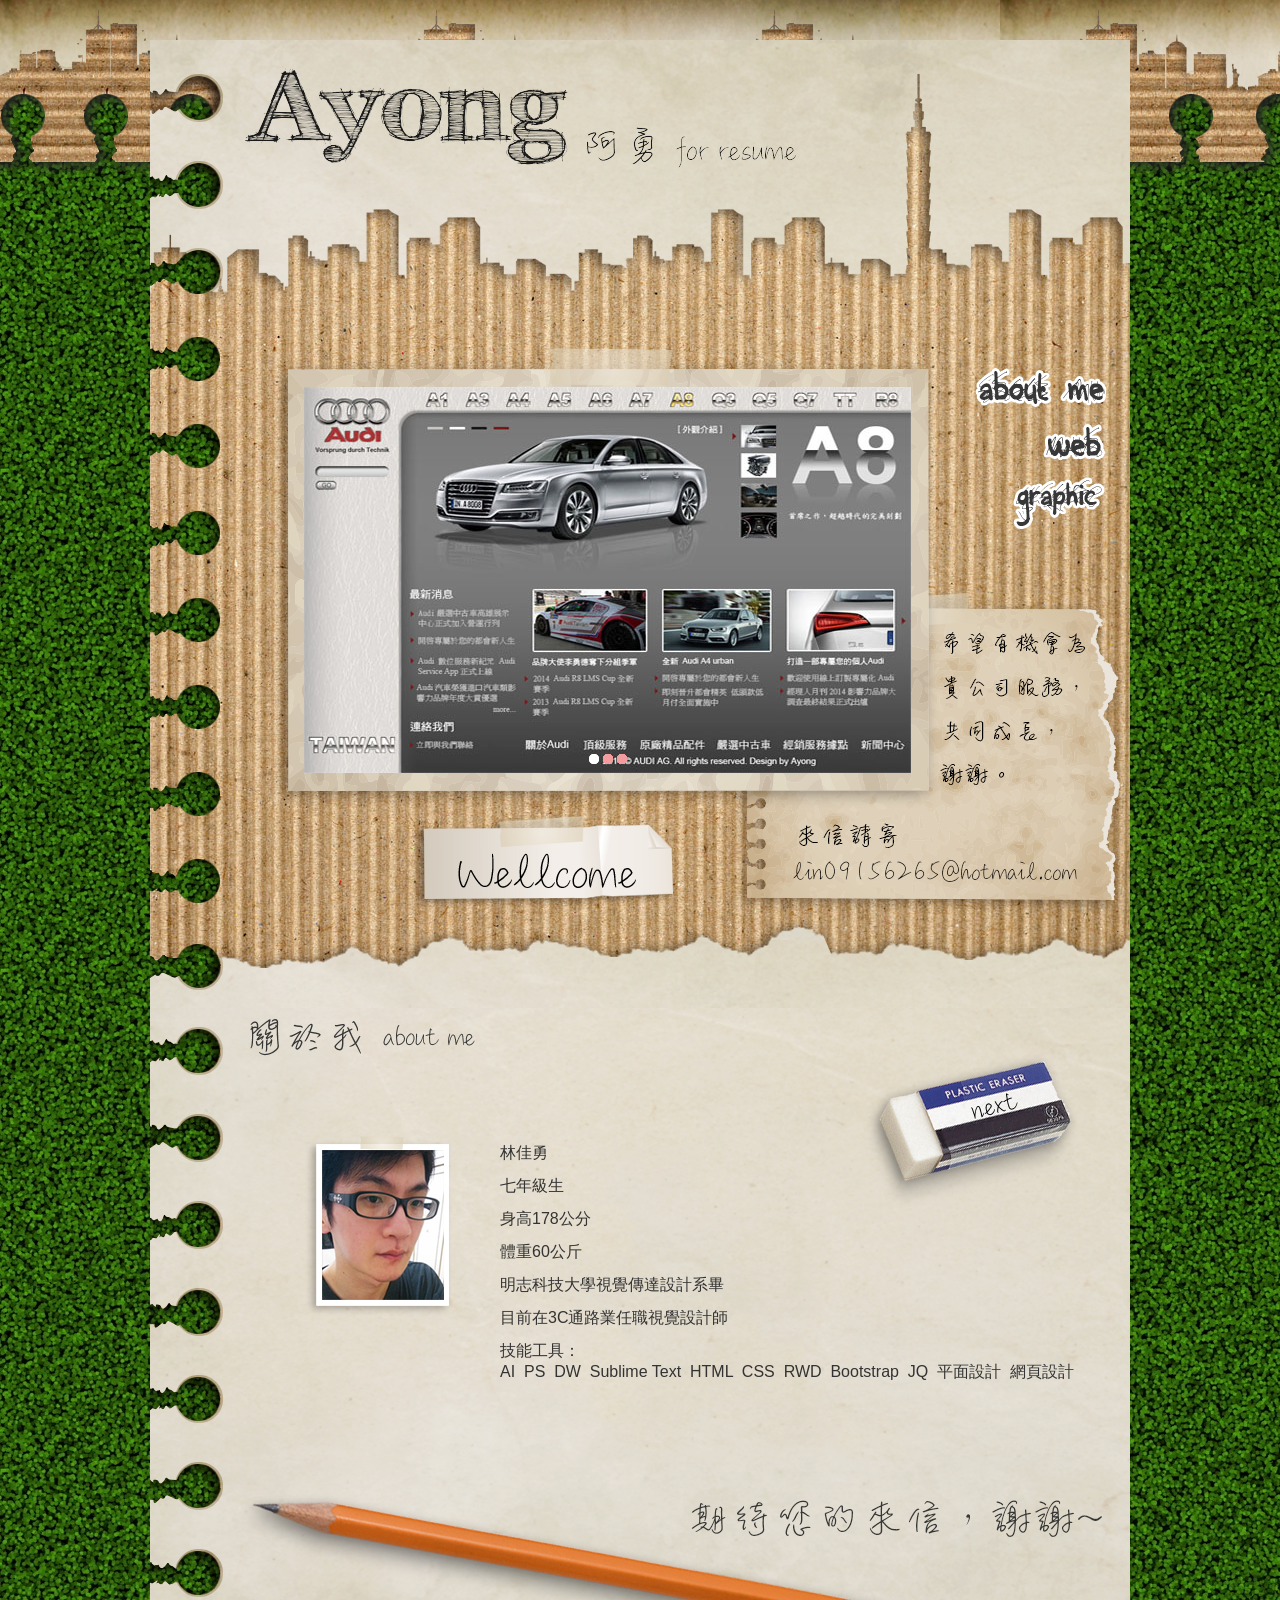
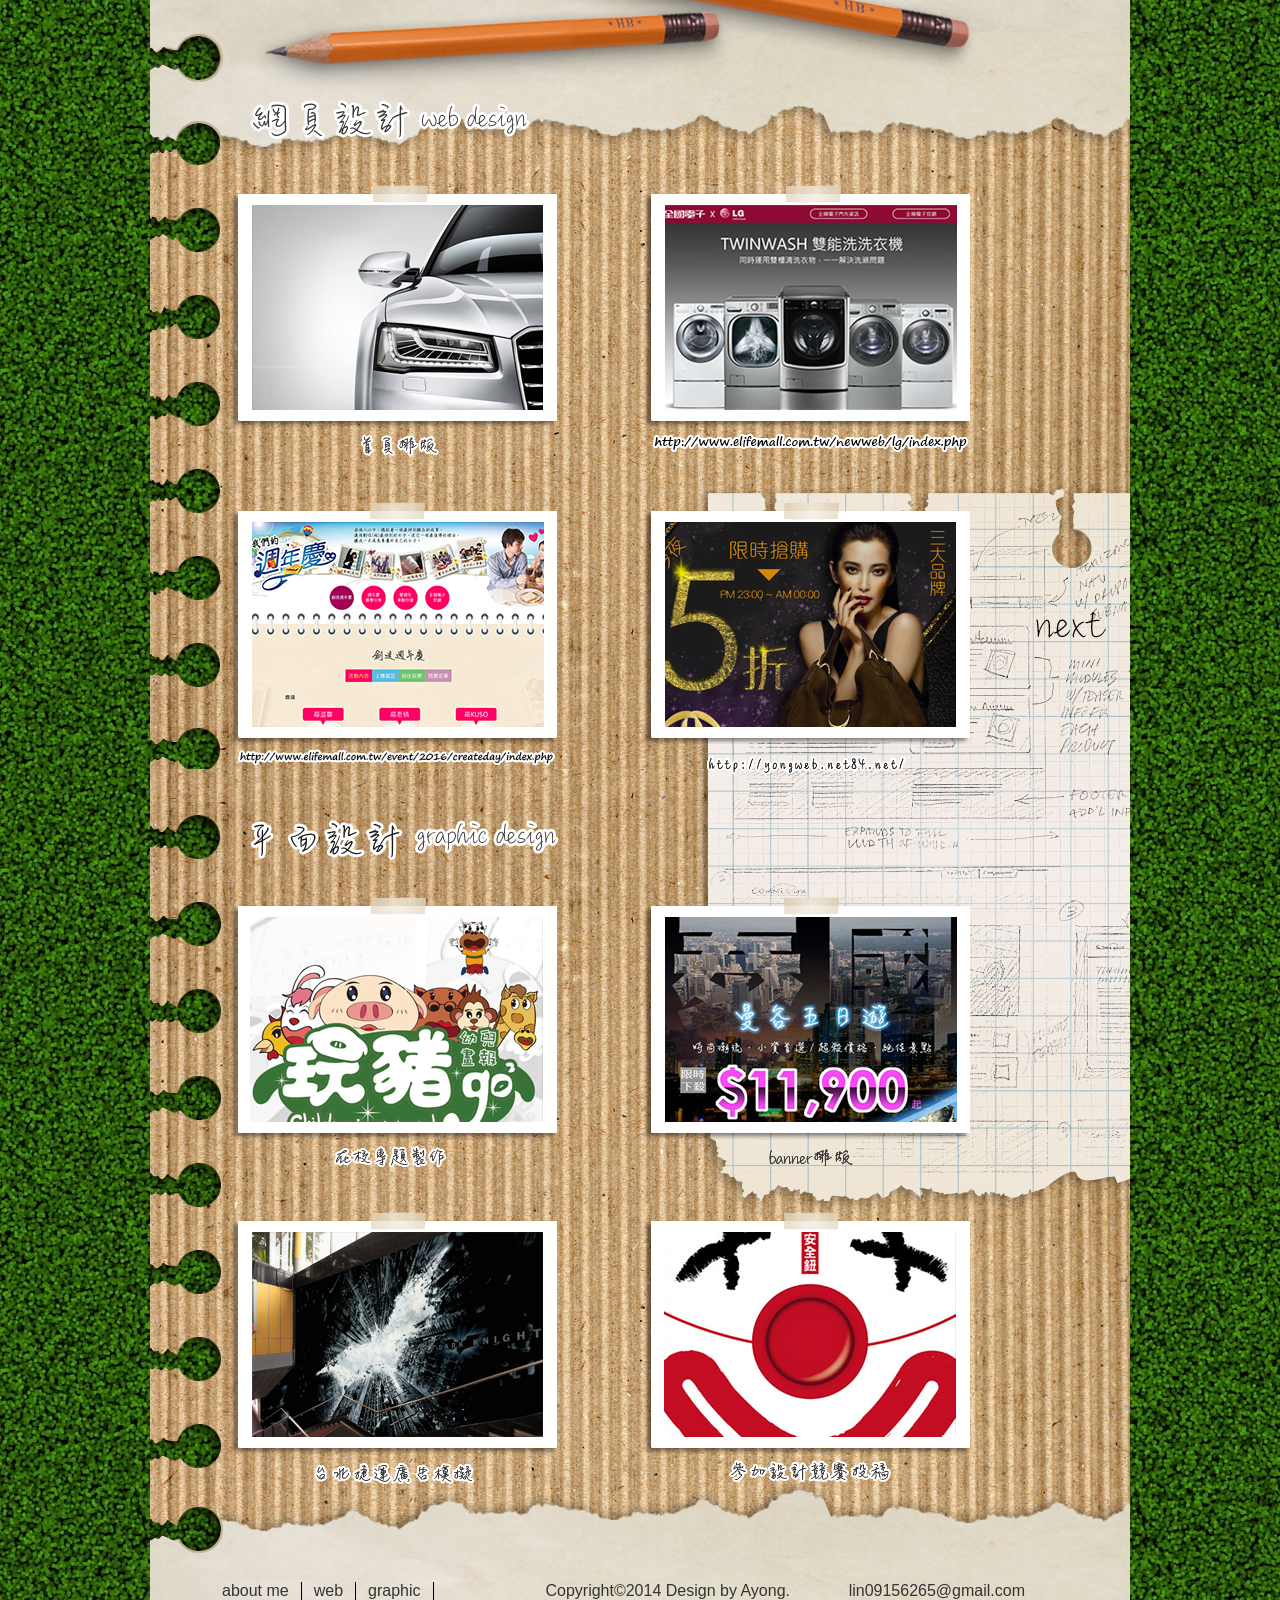
<file: index2014.html>
<!DOCTYPE HTML>
<html xmlns="http://www.w3.org/1999/xhtml"><head>
<meta http-equiv="Content-Type" content="text/html; charset=utf-8" />
<meta http-equiv="X-UA-Compatible" content="IE=edge,chrome=1">
<!--<meta name="viewport" content="width=device-width,initial-scale=1">-->
<title>Ayong</title>
<link href="layout.css" rel="stylesheet" type="text/css" />
<link href="css/banner.css" rel="stylesheet" type="text/css" />
<script type="text/javascript" src="js/jquery-1.11.1.min.js"></script>
<script type="text/javascript" src="js/banner.js"></script>
<script type="text/javascript" src="js/slidepage.js"></script>
<script type="text/javascript" src="js/fadepage.js"></script>
<script type="text/javascript">
$(function(){
    $("#top").click(function(){
        jQuery("html,body").animate({
            scrollTop:0
        },800);
    });
    $(window).scroll(function() {
        if ( $(this).scrollTop() > 200){
            $('#top').fadeIn("fast");
        } else {
            $('#top').stop().fadeOut("fast");
        }
    });
});
$(function(){
    $("#aboutme,#aboutme2").click(function(){
        jQuery("html,body").animate({
            scrollTop:890
        },800);
    });
	$("#web,#web2,#next").click(function(){
        jQuery("html,body").animate({
            scrollTop:1605
        },800);
    });
	$("#graphic,#next2").click(function(){
        jQuery("html,body").animate({
            scrollTop:2500
        },800);
    });
});
</script>
</head>

<body>
	<div id="top"></div>
	<div id="bgtop"></div>
        <div id="web_box" class="web_box">
    	   <div id="exit01" class="exit"></div>
            <div class="webin"></div>
        </div>
     	<div id="graa_box">
            <div id="exit02" class="exit"></div>
            <div id="navl" class="navl"></div>
            <div id="graout">
                <div class="grain"><img src="image/g01.jpg" name="graa1" id="graa1"></div>
                <div class="grain"><img src="image/g02.jpg" name="graa2" id="graa2"></div>
            </div>
            <div id="navr" class="navr"></div>   
        </div>
        <div id="grab_box">
            <div id="exit03" class="exit"></div>
            <div id="navl2" class="navl"></div>
            <div id="graout2">
                <div class="grain"><img src="image/g09.jpg" name="graa3" id="graa3"></div>
                <div class="grain"><img src="image/g08.jpg" name="graa4" id="graa4"></div>
            </div>
            <div id="navr2" class="navr"></div>   
        </div>
        <div id="grac_box">
            <div id="exit04" class="exit"></div>
            <div id="navl3" class="navl"></div>
            <div id="graout3">
                <div class="grain"><img src="image/mrt.gif" width="675" height="475" name="graa5" id="graa5"></div>
                <div class="grain"><img src="image/g05.jpg" name="graa6" id="graa6"></div>
            </div>
            <div id="navr3" class="navr"></div>   
        </div>
        <div id="grad_box">
            <div id="exit05" class="exit"></div>
            <div id="navl4" class="navl"></div>
            <div id="graout4">
                <div class="grain"><img src="image/g06.jpg" name="graa7" id="graa7"></div>
                <div class="grain"><img src="image/g07.jpg" name="graa8" id="graa8"></div>
            </div>
            <div id="navr4" class="navr"></div>   
        </div>
        <div class="header">
        	<div class="title"><a href="index.html"><img src="image/title2.png"></a></div>
        	<div class="clear"></div>
        </div>
    	<div class="contente">
            <div class="menu">
            	<div id="aboutme"></div>
                <div id="web"></div>
                <div id="graphic"></div>
        	</div>
        <div id="abgneBlock">
			<ul class="list">
				<li><img src="image/01.jpg"></li>
				<li><img src="image/02.jpg"></li>
				<li><img src="image/03.jpg"></li>
			</ul>
		</div>
            
    </div>
            
    	<div class="contentd">
    		<div id="next"></div>
            <ul>
                <li>林佳勇</li>
                <li>七年級生</li>
                <li>身高178公分</li>
                <li>體重60公斤</li>
                <li>明志科技大學視覺傳達設計系畢</li>
                <li>目前在3C通路業任職視覺設計師</li>
                <li>
                    技能工具：<br/>
                    AI&nbsp;&nbsp;PS&nbsp;&nbsp;DW&nbsp;&nbsp;Sublime Text&nbsp;&nbsp;HTML&nbsp;&nbsp;CSS&nbsp;&nbsp;RWD&nbsp;&nbsp;Bootstrap&nbsp;&nbsp;JQ&nbsp;&nbsp;平面設計&nbsp;&nbsp;網頁設計
                </li>
            </ul>
    	</div>   
		<div class="contenta">
        	<div id="paper">
            <div style="height:41px;width:280px;float:left;margin:0 0 0 100px;"><img src="image/topweb.png"></div>
            </div>
            <div id="weba"><img src="image/web.png"></div>
            <div id="webb"><a href="http://www.elifemall.com.tw/newweb/lg/index.php" target="_blank"><img src="image/web2.png"></a></div>
            <div id="webc"><a href="http://www.elifemall.com.tw/event/2016/createday/index.php" target="_blank"><img src="image/web3.png"></a></div>
        	<div id="webd"><a href="boutiuque.html" target="_blank"><img src="image/web4.png"></a></div>
            <div id="drawing">
            	<div id="next2"></div>
            </div>
        </div>
        <div class="clear"></div>
        <div class="contentb">
        	<div style="height:41px;width:280px;float:left;margin:28px 0 0 100px;"><img src="image/topgra.png"></div>
            <div id="graa"><a><img src="image/gra.png"></a></div>
            <div id="grab"><a><img src="image/gra2.png"></a></div>
            <div id="grac"><a><img src="image/gra3.png"></a></div>
            <div id="grad"><a><img src="image/gra4.png"></a></div>
        	<div id="drawing2"></div>
            <div id="contentdown"></div>
        </div>
		<div class="footer">
        <div style="height:23px;"></div>
        <div style="width:580px;margin:auto 0px auto 60px;">
            <ul>
                <li id="aboutme2" style="cursor:pointer;">about me</li>
                <li id="web2" style="cursor:pointer;">web</li>
                <li style="cursor:pointer;">graphic</li>
            </ul>
            <div id="mail">lin09156265@gmail.com</div>
            <span style="float:right;">Copyright&copy;2014 Design by Ayong.</span>
        </div>
  </div>
</body>
</html>
</file>
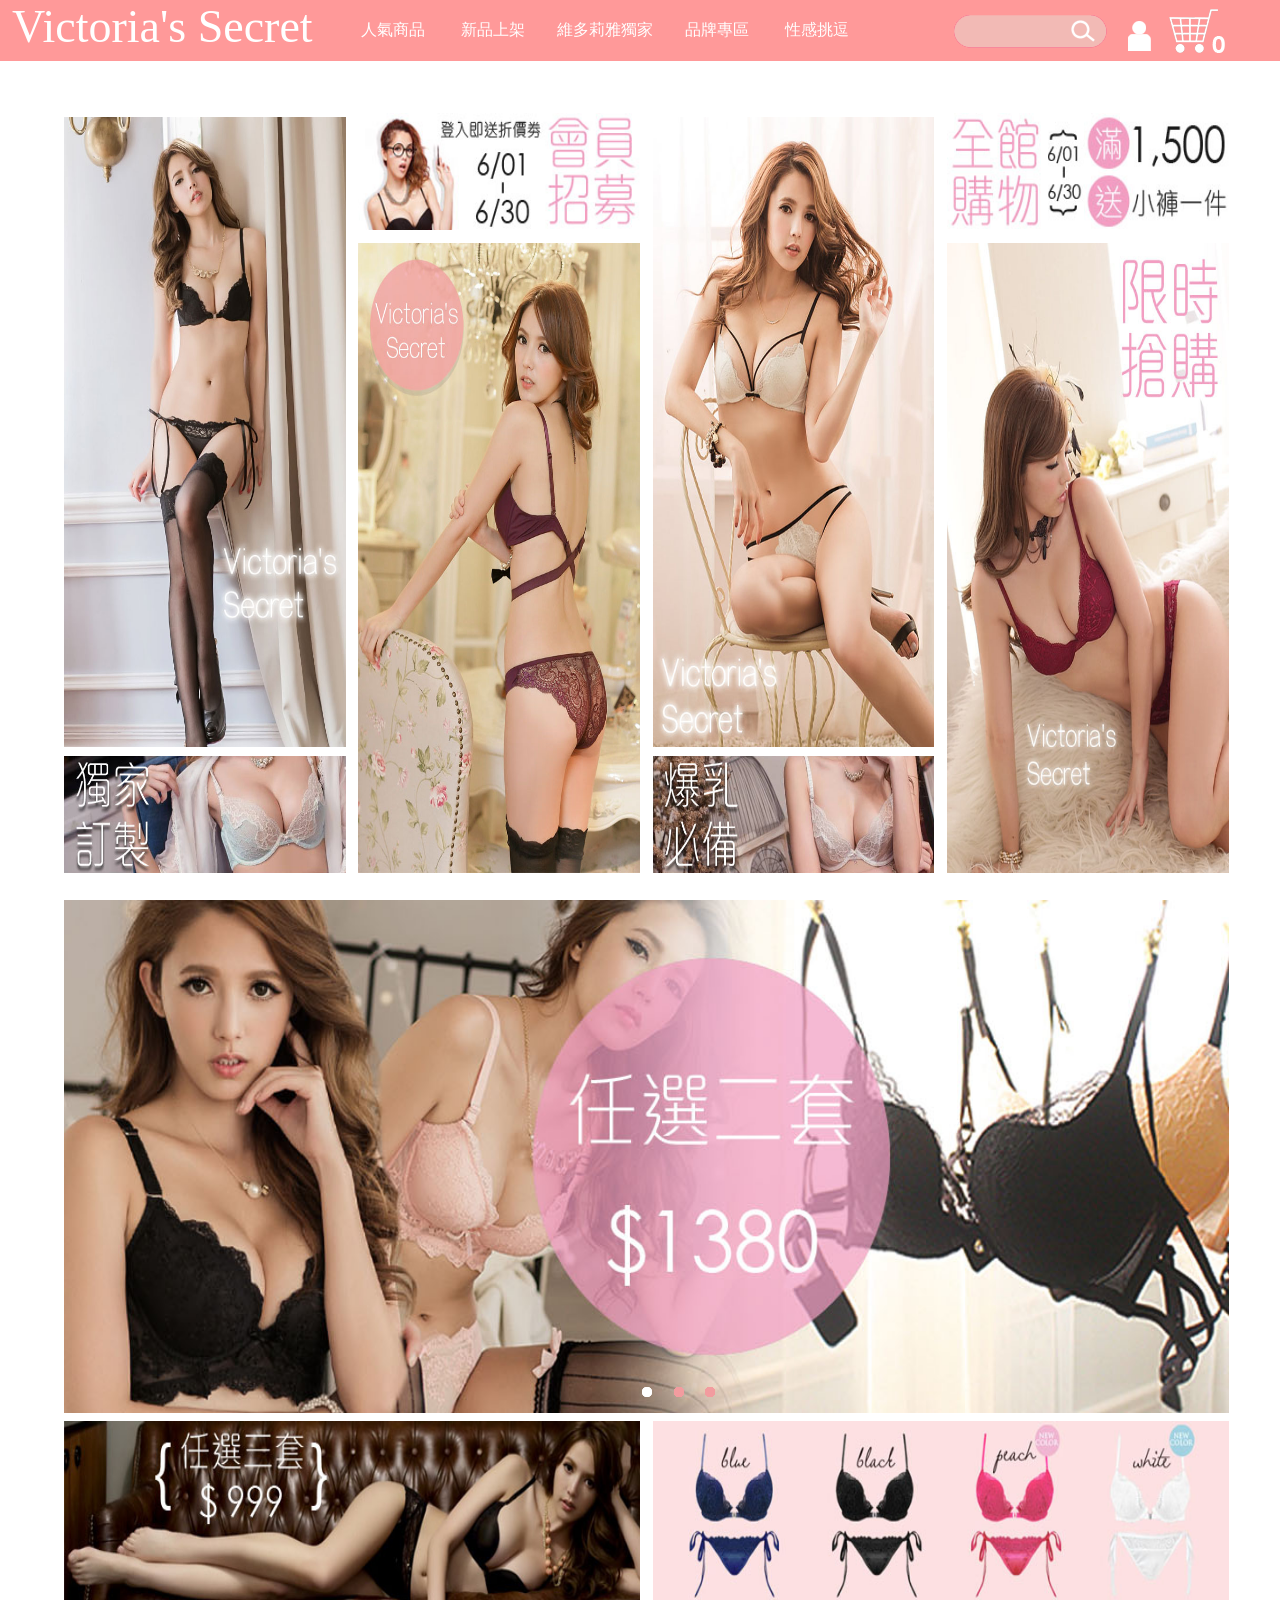
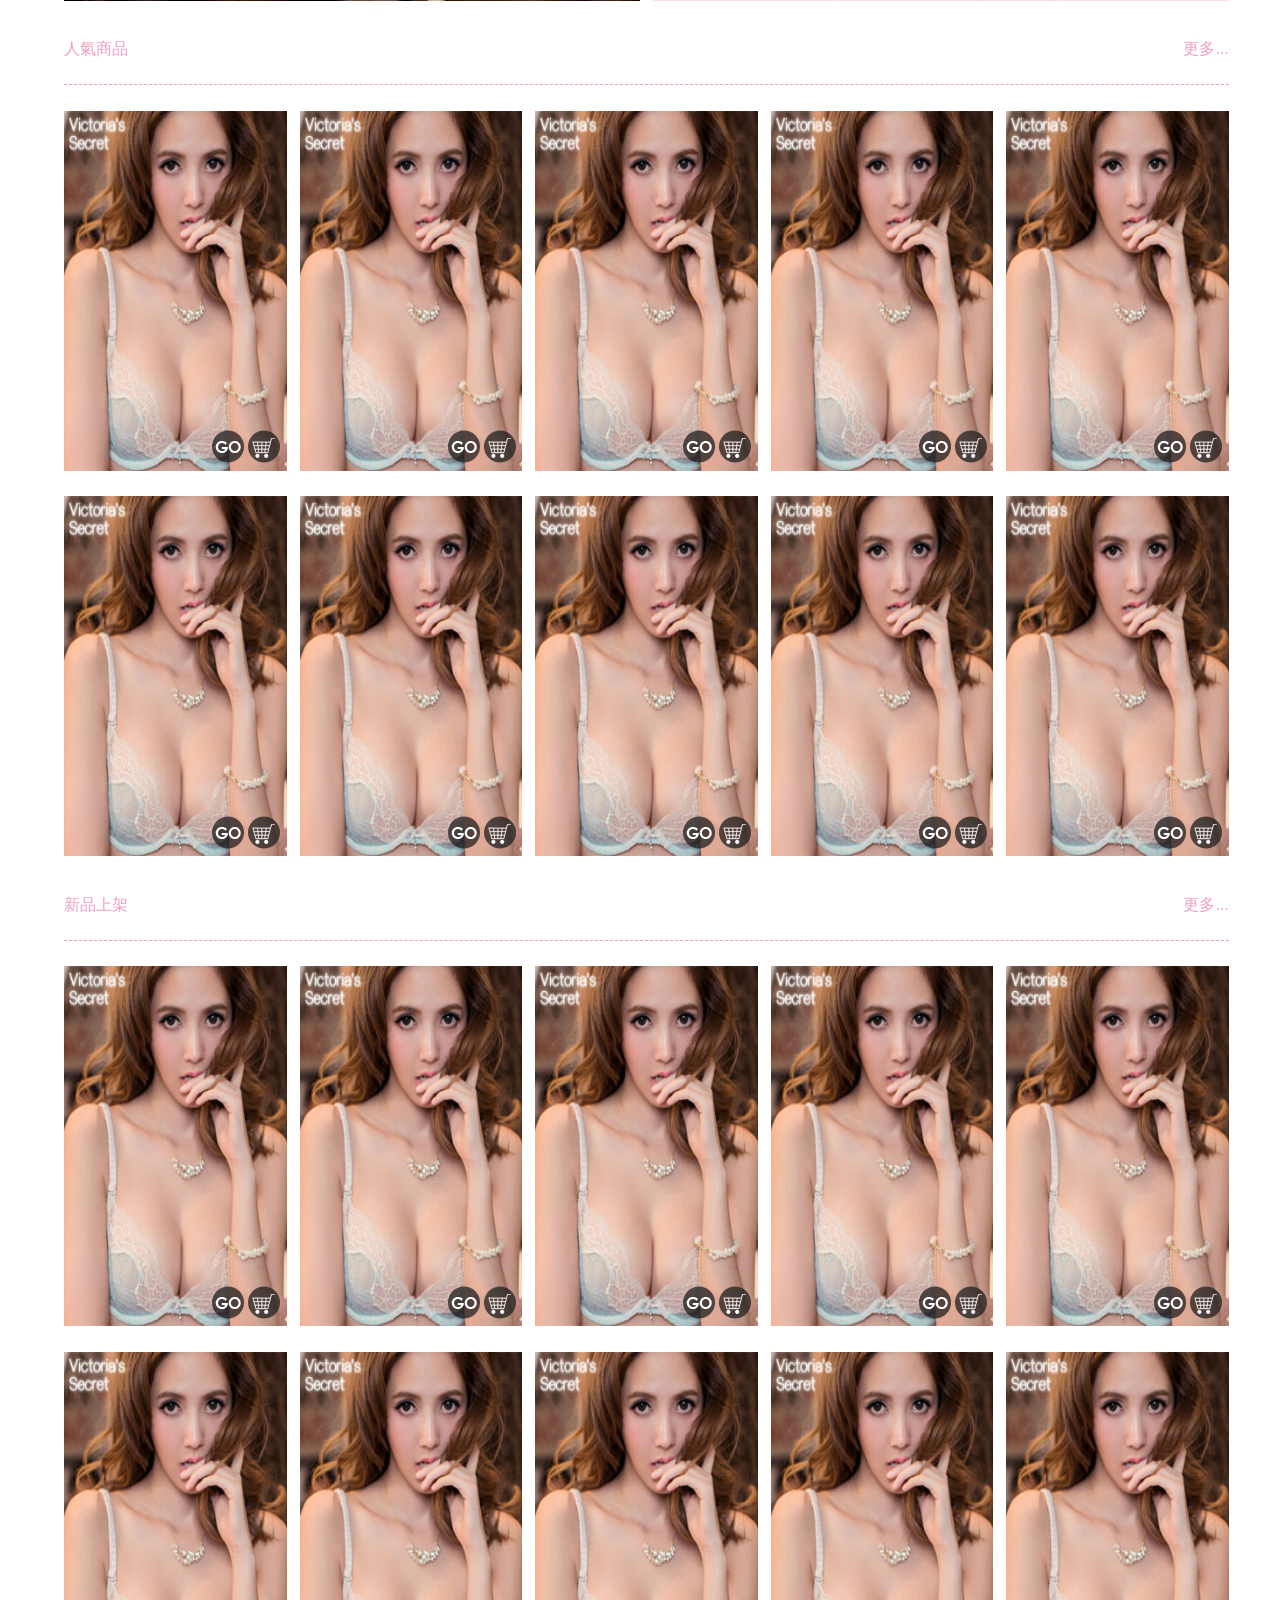
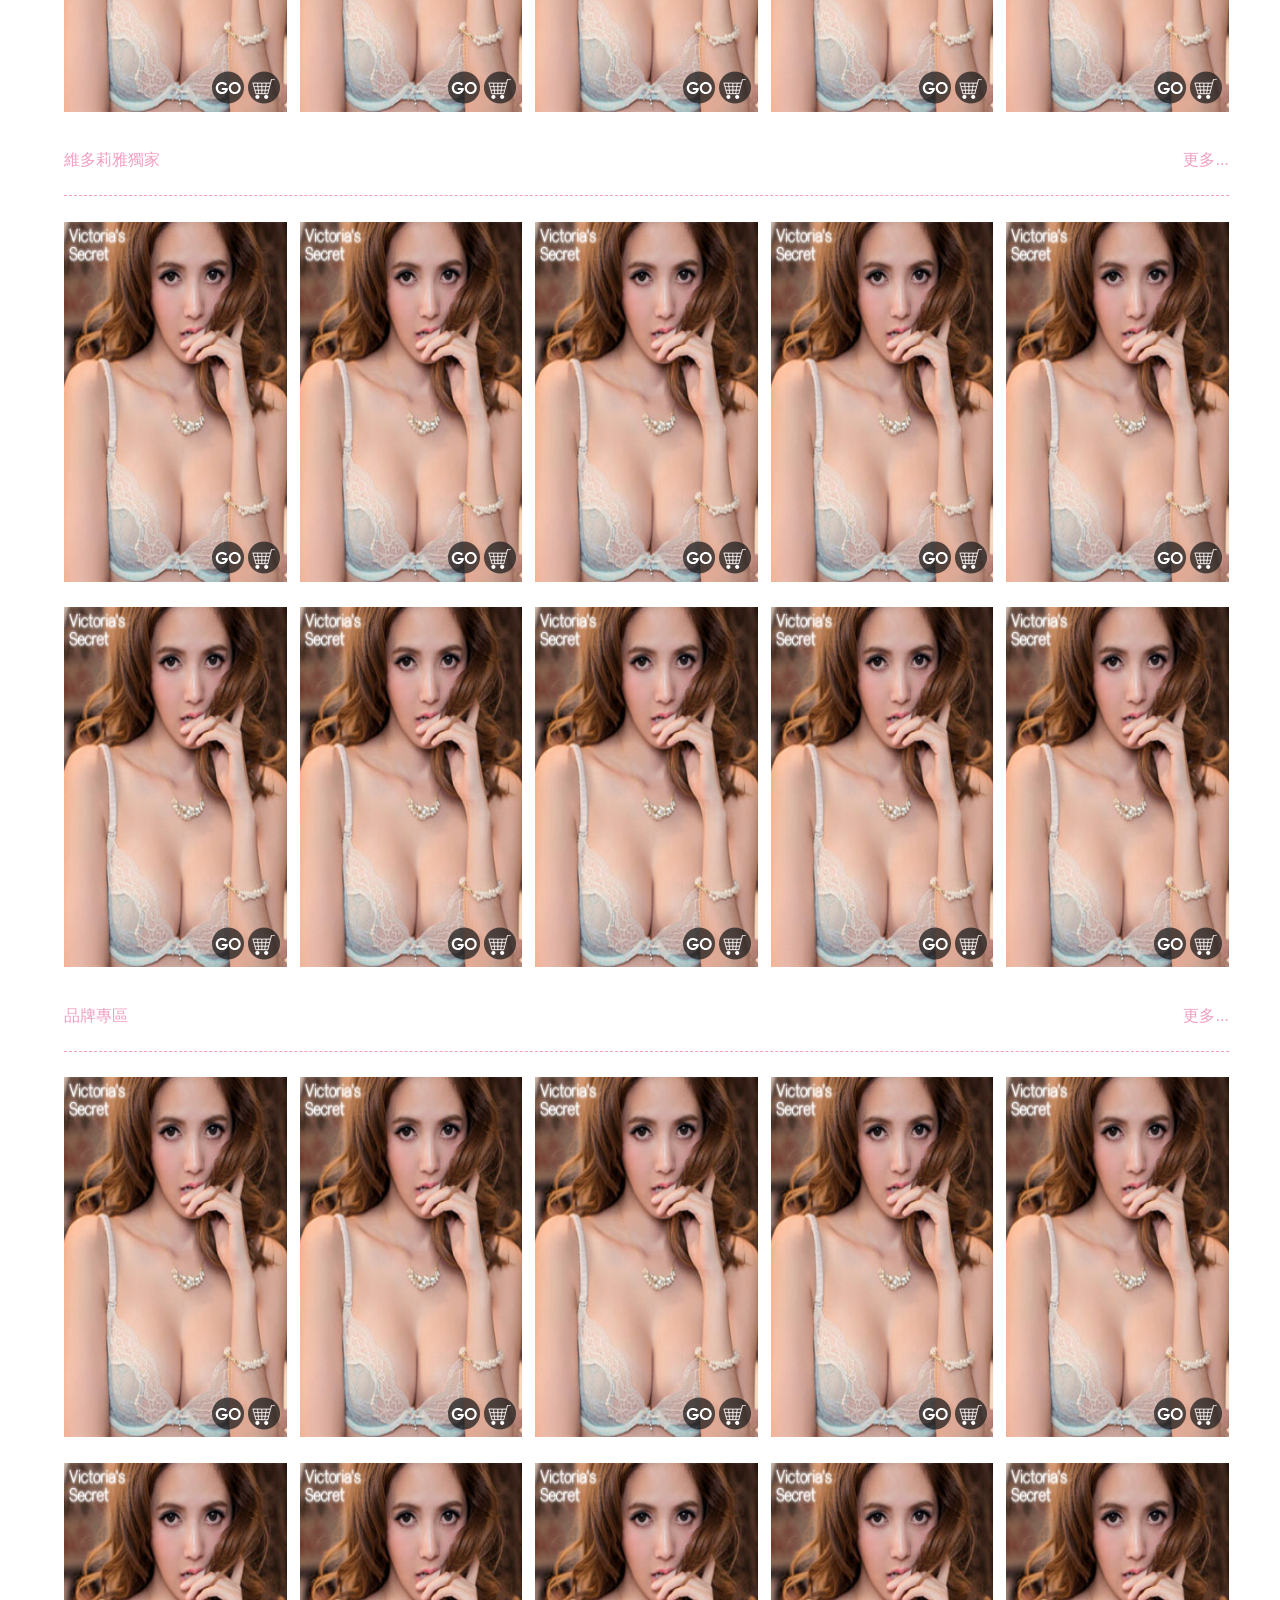
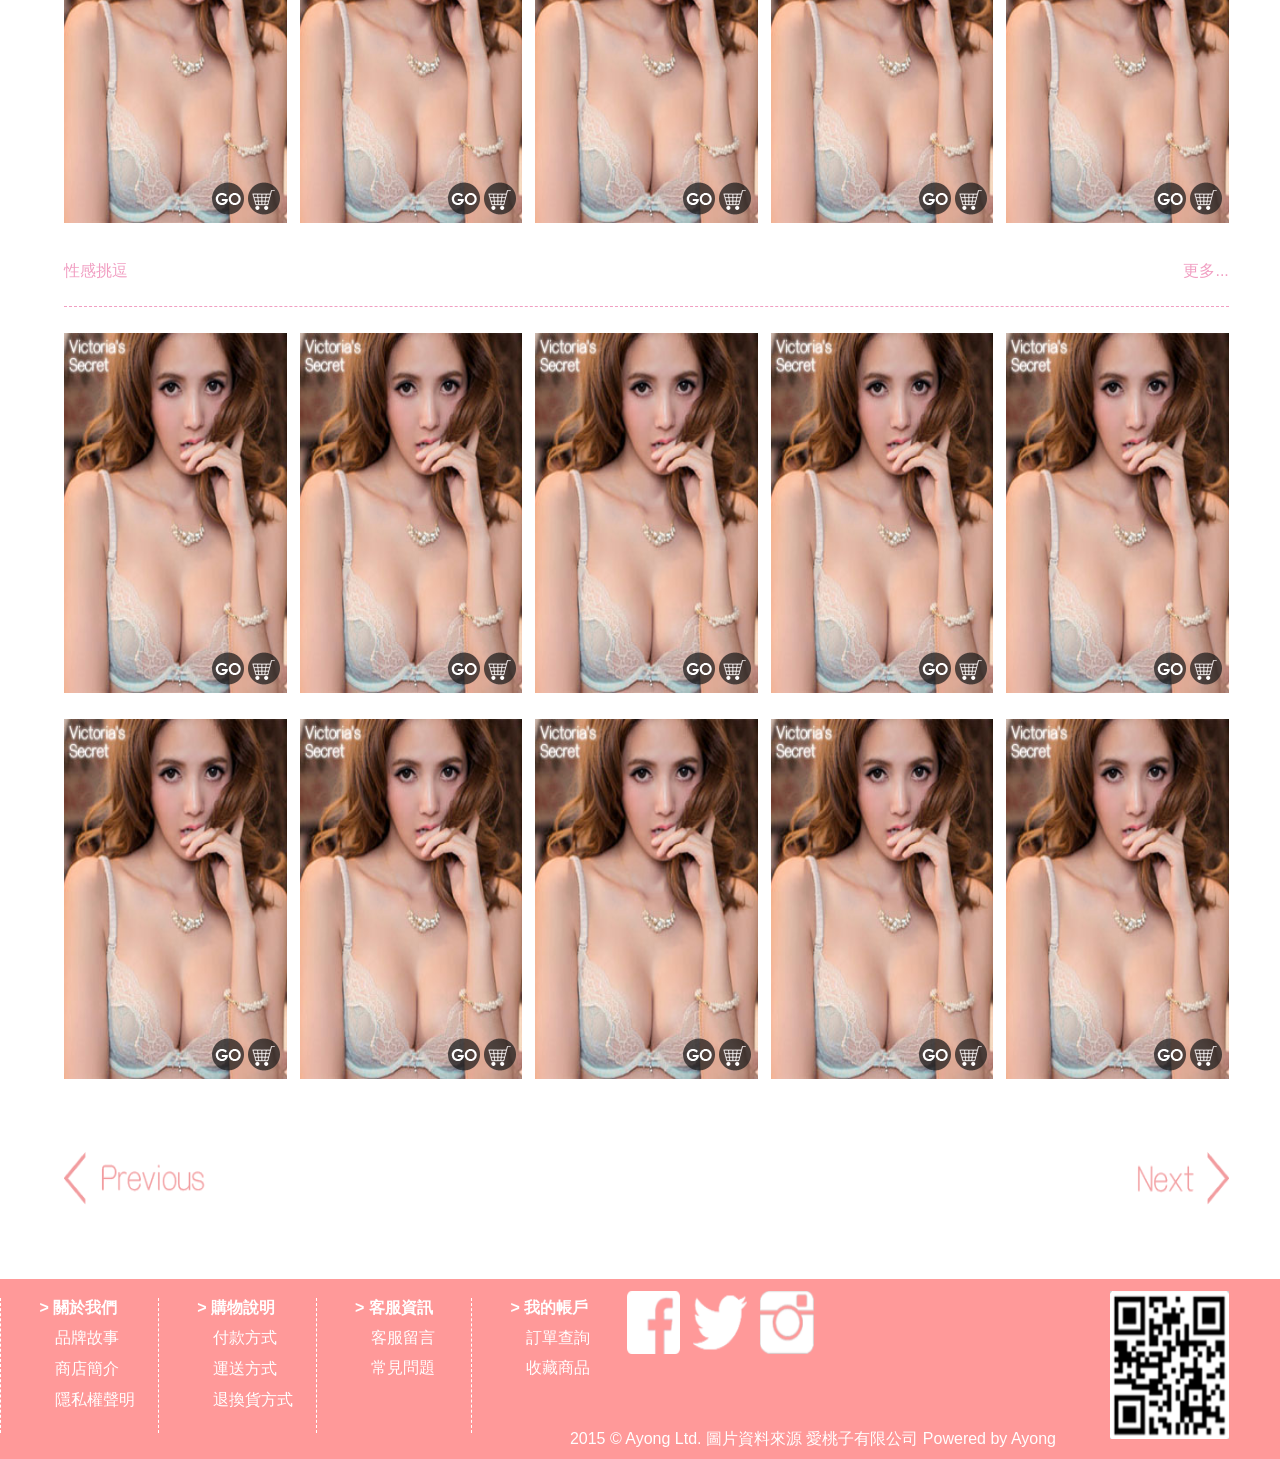
<file: victoria.html>
<!DOCTYPE html>
<html>
<head>
<meta charset="utf-8" />
<meta http-equiv="X-UA-Compatible" content="IE=edge,chrome=1">
<title>Victoria's Secret</title>
<link href="bra-layout.css" rel="stylesheet" />
<link href="banner.css" rel="stylesheet" />
<link href="nav.css" rel="stylesheet" />
<script type="text/javascript" src="js/jquery-1.11.1.min.js"></script>
<script type="text/javascript" src="js/banner.js"></script>
<script type="text/javascript" src="js/menu.js"></script>
<script>
$(function(){
    $("#top").click(function(){
        jQuery("html,body").animate({
            scrollTop:0
        },800);
    });
    $(window).scroll(function() {
        if ( $(this).scrollTop() > 200){
            $('#top').fadeIn("fast");
        } else {
            $('#top').stop().fadeOut("fast");
        }
    });
	 $("#hito").click(function(){
        jQuery("html,body").animate({
            scrollTop:1388
        },800);
    });
	$("#newpro").click(function(){
        jQuery("html,body").animate({
            scrollTop:2168
        },800);
    });
	$("#victoria").click(function(){
        jQuery("html,body").animate({
            scrollTop:2947
        },800);
    });
	$("#brand").click(function(){
        jQuery("html,body").animate({
            scrollTop:3727
        },800);
    });
	$("#sexy").click(function(){
        jQuery("html,body").animate({
            scrollTop:4506
        },800);
    });
});
$(function(){
  	$("#ad01").hover(function(){
    	$("#hover01").stop().fadeToggle(300);
		return false;
  	});
	$("#ad02").hover(function(){
    	$("#hover02").stop().fadeToggle(300);
		return false;
  	});
	$("#ad03").hover(function(){
    	$("#hover03").stop().fadeToggle(300);
		return false;
  	});
	$("#ad05").hover(function(){
    	$("#hover05").stop().fadeToggle(300);
		return false;
  	});
	$("#ad06").hover(function(){
    	$("#hover06").stop().fadeToggle(300);
		return false;
  	});
	$("#ad07").hover(function(){
    	$("#hover07").stop().fadeToggle(300);
		return false;
  	});
});
/*menu*/
/*$(document).ready(function() {
    $("#hito").hover(function() {
        $(this).toggleClass("active");
        $(".nav").stop().slideToggle();
    });
    $(".nav > ul > li:has(ul) > a").append('<div class="arrow-bottom"></div>');
});*/
</script>
</head>

<body>
	<div id="top"></div>
    <header>
    	<div class="logo">Victoria's Secret</div>
        <ul>
        	<li id="hito">人氣商品
            	<nav class="nav">
                <ul>
                    <li><a href="">人氣商品1</a></li>
                    <li><a href="">人氣商品2</a></li>
                    <li><a href="">人氣商品3</a></li>    
                </ul>
            	</nav>
            </li>
            <li id="newpro">新品上架
            	<nav class="nav2">
                <ul>
                    <li><a href="">新品上架1</a></li>
                    <li><a href="">新品上架2</a></li>
                    <li><a href="">新品上架3</a></li>    
                </ul>
            	</nav>
            </li>
            <li style="margin:0 12px;" id="victoria">維多莉雅獨家
            	<nav class="nav3">
                <ul>
                    <li><a href="">維多莉雅1</a></li>
                    <li><a href="">維多莉雅2</a></li>
                    <li><a href="">維多莉雅3</a></li>    
                </ul>
            	</nav>
            </li>
            <li id="brand">品牌專區
            	<nav class="nav4">
                <ul>
                    <li><a href="">品牌專區1</a></li>
                    <li><a href="">品牌專區2</a></li>
                    <li><a href="">品牌專區3</a></li>    
                </ul>
            	</nav>
            </li>
            <li id="sexy">性感挑逗
            	<nav class="nav5">
                <ul>
                    <li><a href="">性感挑逗1</a></li>
                    <li><a href="">性感挑逗2</a></li>
                    <li><a href="">性感挑逗3</a></li>    
                </ul>
            	</nav>
            </li>
        </ul> 
        <span id="account"></span>
    </header>
	<span id="hover01"><img src="images/hover.png"></span>
    <span id="hover02"><img src="images/hover2.png"></span>
    <span id="hover03"><img src="images/hover.png"></span>
    <span id="hover05"><img src="images/hover.png"></span>
    <span id="hover06"><img src="images/hover2.png"></span>
    <span id="hover07"><img src="images/hover.png"></span>
    <div style="height:100%;">
            <div class="ad01" id="ad01"></div>
            </div>
            <ul>
                <li class="ad02" id="ad02"></li>
            </ul>
            <div class="ad03" id="ad03"></div>
            <ul>
                <li class="ad04" id="ad04"></li>
            </ul>
            <div class="ad05" id="ad05"></div>
            <ul>
                <li class="ad06" id="ad06"></li>
            </ul>
            <div class="ad07" id="ad07"></div>
            <ul>
                <li class="ad08" id="ad08"></li>
            </ul>
    </div>
    <div id="abgneBlock">
    	<ul class="list">
            <li><img src="images/01.jpg"></li>
            <li><img src="images/02.jpg"></li>
            <li><img src="images/03.jpg"></li>
    	</ul>
    </div>
    <div style="height:20%;width:45%;background-color:#999999;margin:0.6% 0 0 5%;float:left;"><img src="images/ad6.jpg"></div>
    <div style="height:20%;width:45%;background-color:#CCCCCC;margin:0.6% 4% 0 0;float:right;"><img src="images/ad7.jpg"></div>
    <div style="clear:both;"></div>
    <h2>
    	人氣商品
        <span style="float:right;">更多...</span>
    </h2>
    <!--<div class="product">-->
            <div class="pro">
            	<span class="go"><img src="images/go.png"></span>
                <span class="shopcar"><img src="images/shopcar.png"></span>
            </div>
            <div class="pro2">
            	<span class="go"><img src="images/go.png"></span>
                <span class="shopcar"><img src="images/shopcar.png"></span>
            </div>
            <div class="pro2">
            	<span class="go"><img src="images/go.png"></span>
                <span class="shopcar"><img src="images/shopcar.png"></span>
            </div>
            <div class="pro2">
            	<span class="go"><img src="images/go.png"></span>
                <span class="shopcar"><img src="images/shopcar.png"></span>
            </div>
            <div class="pro2">
            	<span class="go"><img src="images/go.png"></span>
                <span class="shopcar"><img src="images/shopcar.png"></span>
            </div>
            <div class="pro">
            	<span class="go"><img src="images/go.png"></span>
                <span class="shopcar"><img src="images/shopcar.png"></span>
            </div>
            <div class="pro2">
            	<span class="go"><img src="images/go.png"></span>
                <span class="shopcar"><img src="images/shopcar.png"></span>
            </div>
            <div class="pro2">
            	<span class="go"><img src="images/go.png"></span>
                <span class="shopcar"><img src="images/shopcar.png"></span>
            </div>
            <div class="pro2">
            	<span class="go"><img src="images/go.png"></span>
                <span class="shopcar"><img src="images/shopcar.png"></span>
            </div>
            <div class="pro2">
            	<span class="go"><img src="images/go.png"></span>
                <span class="shopcar"><img src="images/shopcar.png"></span>
            </div>
    <!--</div>-->
	<div style="clear:both;"></div>
    <h2>
    	新品上架
        <span style="float:right;">更多...</span>
    </h2>
    <!--<div class="product">-->
           <div class="pro">
            	<span class="go"><img src="images/go.png"></span>
                <span class="shopcar"><img src="images/shopcar.png"></span>
            </div>
            <div class="pro2">
            	<span class="go"><img src="images/go.png"></span>
                <span class="shopcar"><img src="images/shopcar.png"></span>
            </div>
            <div class="pro2">
            	<span class="go"><img src="images/go.png"></span>
                <span class="shopcar"><img src="images/shopcar.png"></span>
            </div>
            <div class="pro2">
            	<span class="go"><img src="images/go.png"></span>
                <span class="shopcar"><img src="images/shopcar.png"></span>
            </div>
            <div class="pro2">
            	<span class="go"><img src="images/go.png"></span>
                <span class="shopcar"><img src="images/shopcar.png"></span>
            </div>
            <div class="pro">
            	<span class="go"><img src="images/go.png"></span>
                <span class="shopcar"><img src="images/shopcar.png"></span>
            </div>
            <div class="pro2">
            	<span class="go"><img src="images/go.png"></span>
                <span class="shopcar"><img src="images/shopcar.png"></span>
            </div>
            <div class="pro2">
            	<span class="go"><img src="images/go.png"></span>
                <span class="shopcar"><img src="images/shopcar.png"></span>
            </div>
            <div class="pro2">
            	<span class="go"><img src="images/go.png"></span>
                <span class="shopcar"><img src="images/shopcar.png"></span>
            </div>
            <div class="pro2">
            	<span class="go"><img src="images/go.png"></span>
                <span class="shopcar"><img src="images/shopcar.png"></span>
            </div>
    <!--</div>-->
	<div style="clear:both;"></div>
    <h2>
    	維多莉雅獨家
    	<span style="float:right;">更多...</span>
    </h2>
            <div class="pro">
            	<span class="go"><img src="images/go.png"></span>
                <span class="shopcar"><img src="images/shopcar.png"></span>
            </div>
            <div class="pro2">
            	<span class="go"><img src="images/go.png"></span>
                <span class="shopcar"><img src="images/shopcar.png"></span>
            </div>
            <div class="pro2">
            	<span class="go"><img src="images/go.png"></span>
                <span class="shopcar"><img src="images/shopcar.png"></span>
            </div>
            <div class="pro2">
            	<span class="go"><img src="images/go.png"></span>
                <span class="shopcar"><img src="images/shopcar.png"></span>
            </div>
            <div class="pro2">
            	<span class="go"><img src="images/go.png"></span>
                <span class="shopcar"><img src="images/shopcar.png"></span>
            </div>
            <div class="pro">
            	<span class="go"><img src="images/go.png"></span>
                <span class="shopcar"><img src="images/shopcar.png"></span>
            </div>
            <div class="pro2">
            	<span class="go"><img src="images/go.png"></span>
                <span class="shopcar"><img src="images/shopcar.png"></span>
            </div>
            <div class="pro2">
            	<span class="go"><img src="images/go.png"></span>
                <span class="shopcar"><img src="images/shopcar.png"></span>
            </div>
            <div class="pro2">
            	<span class="go"><img src="images/go.png"></span>
                <span class="shopcar"><img src="images/shopcar.png"></span>
            </div>
            <div class="pro2">
            	<span class="go"><img src="images/go.png"></span>
                <span class="shopcar"><img src="images/shopcar.png"></span>
            </div>
	<div style="clear:both;"></div>
    <h2>
    	品牌專區
        <span style="float:right;">更多...</span>
    </h2>
            <div class="pro">
            	<span class="go"><img src="images/go.png"></span>
                <span class="shopcar"><img src="images/shopcar.png"></span>
            </div>
            <div class="pro2">
            	<span class="go"><img src="images/go.png"></span>
                <span class="shopcar"><img src="images/shopcar.png"></span>
            </div>
            <div class="pro2">
            	<span class="go"><img src="images/go.png"></span>
                <span class="shopcar"><img src="images/shopcar.png"></span>
            </div>
            <div class="pro2">
            	<span class="go"><img src="images/go.png"></span>
                <span class="shopcar"><img src="images/shopcar.png"></span>
            </div>
            <div class="pro2">
            	<span class="go"><img src="images/go.png"></span>
                <span class="shopcar"><img src="images/shopcar.png"></span>
            </div>
            <div class="pro">
            	<span class="go"><img src="images/go.png"></span>
                <span class="shopcar"><img src="images/shopcar.png"></span>
            </div>
            <div class="pro2">
            	<span class="go"><img src="images/go.png"></span>
                <span class="shopcar"><img src="images/shopcar.png"></span>
            </div>
            <div class="pro2">
            	<span class="go"><img src="images/go.png"></span>
                <span class="shopcar"><img src="images/shopcar.png"></span>
            </div>
            <div class="pro2">
            	<span class="go"><img src="images/go.png"></span>
                <span class="shopcar"><img src="images/shopcar.png"></span>
            </div>
            <div class="pro2">
            	<span class="go"><img src="images/go.png"></span>
                <span class="shopcar"><img src="images/shopcar.png"></span>
            </div>
	<div style="clear:both;"></div>
    <h2>
    	性感挑逗
    	<span style="float:right;">更多...</span>
    </h2>
            <div class="pro">
            	<span class="go"><img src="images/go.png"></span>
                <span class="shopcar"><img src="images/shopcar.png"></span>
            </div>
            <div class="pro2">
            	<span class="go"><img src="images/go.png"></span>
                <span class="shopcar"><img src="images/shopcar.png"></span>
            </div>
            <div class="pro2">
            	<span class="go"><img src="images/go.png"></span>
                <span class="shopcar"><img src="images/shopcar.png"></span>
            </div>
            <div class="pro2">
            	<span class="go"><img src="images/go.png"></span>
                <span class="shopcar"><img src="images/shopcar.png"></span>
            </div>
            <div class="pro2">
            	<span class="go"><img src="images/go.png"></span>
                <span class="shopcar"><img src="images/shopcar.png"></span>
            </div>
            <div class="pro">
            	<span class="go"><img src="images/go.png"></span>
                <span class="shopcar"><img src="images/shopcar.png"></span>
            </div>
            <div class="pro2">
            	<span class="go"><img src="images/go.png"></span>
                <span class="shopcar"><img src="images/shopcar.png"></span>
            </div>
            <div class="pro2">
            	<span class="go"><img src="images/go.png"></span>
                <span class="shopcar"><img src="images/shopcar.png"></span>
            </div>
            <div class="pro2">
            	<span class="go"><img src="images/go.png"></span>
                <span class="shopcar"><img src="images/shopcar.png"></span>
            </div>
            <div class="pro2">
            	<span class="go"><img src="images/go.png"></span>
                <span class="shopcar"><img src="images/shopcar.png"></span>
            </div>
   	<span id="pre"><img src="images/previous.png"></span>
    <span id="next"><img src="images/next2.png"></span>
    <div style="clear:both;"></div>
    <div class="inf">
    	<ul>> 關於我們
        	<li>品牌故事</li>
        	<li>商店簡介</li>
            <li>隱私權聲明</li>
        </ul>
        <ul>> 購物說明
        	<li>付款方式</li>
        	<li>運送方式</li>
            <li>退換貨方式</li>
        </ul>
        <ul>> 客服資訊
        	<li>客服留言</li>
        	<li>常見問題</li>
        </ul>
        <ul>> 我的帳戶
        	<li>訂單查詢</li>
        	<li>收藏商品</li>
        </ul>
    <span class="fb"><img src="images/fb.png"></span>
    <span class="fb"><img src="images/twitter.png"></span>
    <span class="fb"><img src="images/instagram.png"></span>
    <p>2015 &copy; Ayong Ltd. 圖片資料來源 愛桃子有限公司 Powered by Ayong</p>
    <span id="qrcode"><img src="images/qrcode.png"></span>
    </div>
	
</body>
</html>
</file>
<file: style.css>
html,body{
	width:100%;
	height:100%;
	background:#333;
	border:0;
	margin:0;
	position:relative;
	font-family:"微軟正黑體", Arial, "Times New Roman",Helvetica,sans-serif;
	/*background:#ccc;*/
}

a{
	color:#EAC100;
	text-decoration: none;
}

a:hover{
	text-decoration: underline;
}
li{
	list-style: none;
}
h1{
	display:none;
}
p{
	margin:0 0 0 0;
}
.content{
	width:1280px;
	height:100%;
	/*background:#ccc;*/
	margin:0 auto;
	position:relative;
}
.content div{
	width:50%;
	height:50%;
	color:#EAC100;
	font-size: 20px;
	/*background:#ccc;*/
	margin:0 0 0 0;
	padding:0 0 0 0;
	text-align: justify;
	float:left;
	overflow: hidden;
}
.content div:first-child{
	width:200px;
	height:200px;
	/*color:#333;
	font-size:40px;
	text-align: center;
	line-height: 200px;*/
	position:absolute;
	top:37%;
	right:0;
	left:0;
	right:0;
	z-index:1;
	margin:0 auto;
	background:url(image/name.png) no-repeat;
	/*background:#EAC100;*/
	/*border-radius: 50%;*/
	/*border:20px #EAC100 solid;*/
	padding:0 0 0 0;
}
.content div:first-child:hover{
	background:url(image/photo.png) no-repeat;
}
.content div:nth-child(2){
	padding:60px 160px 0 100px;
	box-sizing: border-box;
}
.content div:nth-child(2) img{
	display: none;
}
.content div:nth-child(2) li:first-child{
	display:none;
}
.content div:nth-child(2) li{
	margin:0 0 12px 0;
}
.content div:nth-child(2) span{
	font-size:40px;
}
.content div:nth-child(3){
	padding:90px 100px 0 170px;
	box-sizing: border-box;
}
.content div:nth-child(3) span{
	display:inline-block;
	border:1px #EAC100 solid;
	padding:5px;
	margin:0 5px 5px 0;
}
.content div:nth-child(4){
	padding:0 160px 0 130px;
	box-sizing: border-box;
}
.content div:nth-child(4) ul{
	display:none;
}
.content div:nth-child(4) h2{
	display:inline-block;
	font-size:20px;
	font-weight: normal;
	border:1px #EAC100 solid;
	padding:5px;
	cursor:pointer;
}
.content div:nth-child(4) h2:hover{
	color:#333;
	background:#EAC100;
}
.content div:nth-child(5){
	padding:0 100px 0 130px;
	box-sizing: border-box;
}
.content div:nth-child(5) ul{
	margin:0;
}
.content div:nth-child(5) li{
	margin:0 0 12px 0;
}
.linkwrap
{
	border:1px #EAC100 solid;
	margin:0 0 0 5px;
	padding:3px 8px;
	box-sizing: border-box;
}
.linkwrap:hover
{
	color:#333;
	text-decoration: none;
	background:#EAC100;
}
.content div:nth-child(5) li:nth-child(8){
	display:inline-block;
	font-size:20px;
	font-weight: normal;
	border:1px #EAC100 solid;
	padding:5px;
	cursor:pointer;
}
.content div:nth-child(5) li:nth-child(8):hover{
	color:#333;
	background:#EAC100;
}
.content div:nth-child(5) .morelink{
	display:none;
}
.roundconer{
	width:120px;
	height:120px;
	color:#333;
	text-align: center;
	font-size:20px;
	background:#EAC100;
	border-radius: 0 0 200px 0;
	/*border:20px #fff solid;*/
	border-top:0;
	border-left:0;
	position: absolute;
	top:0;
	left:0;
	z-index:1;
	padding:12px 30px 0 0;
	box-sizing: border-box;
}
.roundconer2{
	width:120px;
	height:120px;
	color:#333;
	text-align: center;
	font-size:20px;
	background:#EAC100;
	border-radius: 0 0 0 200px;
	/*border:20px #fff solid;*/
	border-top:0;
	border-right:0;
	position: absolute;
	top:0;
	right:0;
	z-index:1;
	padding:12px 0 0 30px;
	box-sizing: border-box;
}
.roundconer3{
	width:120px;
	height:120px;
	color:#333;
	text-align: center;
	font-size:20px;
	background:#EAC100;
	border-radius: 0 200px 0 0;
	/*border:20px #fff solid;*/
	border-bottom:0;
	border-left:0;
	position: absolute;
	bottom:0;
	left:0;
	z-index:1;
	padding:50px 30px 0 0;
	box-sizing: border-box;
}
.roundconer4{
	width:120px;
	height:120px;
	color:#333;
	text-align: center;
	font-size:20px;
	background:#EAC100;
	border-radius: 200px 0 0 0;
	/*border:20px #fff solid;*/
	border-bottom:0;
	border-right:0;
	position: absolute;
	bottom:0;
	right:0;
	z-index:1;
	padding:50px 0 0 0;
	box-sizing: border-box;
}
#black{
	display: none;
	width:100%;
	height:100%;
	background:rgba(234,193,0,0.6);
	position: fixed;
	top:0;
	left:0;
	z-index: 8888;
	overflow: auto;
}
#black div{
	width:800px;
	height:auto;
	color:#EAC100;
	font-size:20px;
	background:#333;
	margin:30px auto 30px auto;
	position: relative;
	padding:60px 0 30px 0;
	box-sizing: border-box;
}
#black ul{
	margin:0 30px 0 0;
}
#black li{
	margin:0 0 12px 0;
}
#black2{
	display: none;
	width:100%;
	height:100%;
	background:rgba(234,193,0,0.6);
	position: fixed;
	top:0;
	left:0;
	z-index: 8888;
	overflow: auto;
}
#black2 div{
	width:800px;
	height:auto;
	color:#EAC100;
	font-size:20px;
	background:#333;
	margin:30px auto 30px auto;
	position: relative;
	padding:30px 0;
	box-sizing: border-box;
}
#black2 ul{
	margin:0 30px 0 0;
}
#black2 li{
	margin:0 0 12px 0;
}
#close{
	width:30px;
	height:30px;
	color:#333;
	font-size:20px;
	text-align: center;
	background:#EAC100;
	border-radius: 50%;
	position: absolute;
	top:20px;
	right:20px;
	z-index: 1;
	cursor:pointer;
}
#close2{
	width:30px;
	height:30px;
	color:#333;
	font-size:20px;
	text-align: center;
	background:#EAC100;
	border-radius: 50%;
	position: absolute;
	top:20px;
	right:20px;
	z-index: 1;
	cursor:pointer;
}

@media screen and (min-width:801px) and (max-width: 1279px){

h1{
	display:block;
	width:100%;
	color:#333;
	font-size:25px;
	text-align: center;
	background:#EAC100;
	padding:12px 0;
	margin:0 0 0 0;
}
p{
	margin:30px 20px;
}
ul{
	margin:30px 0 30px -20px;
}
.content{
	width:800px;
	height:auto;
}
.content div{
	width:100%;
	min-width: 320px;
	height:auto;
	font-size: 20px;
	padding:0 0 0 0;
	float:none;
}
.content div:first-child{
	display:none;
}
.content div:nth-child(2){
	padding:0 0 0 0;
}
.content div:nth-child(2) img{
	display: block;
	width:150px;
	float:left;
	margin:20px 0 0 20px;
}
.content div:nth-child(2) ul{
	float:left;
	margin:15px 0 30px 0px;
}
.content div:nth-child(2) li{
	margin:0 0 12px 0;
}
.content div:nth-child(2) li:first-child{
	display:block;
}
.content .webshow{
	display:none;
}
.content .phoneshow{
	display:block;
}
.content div:nth-child(2) span{
	font-size:20px;
}
.content div:nth-child(3){
	padding:0 0 0 0;
}
.content div:nth-child(4){
	padding:0 0 0 0;
}
.content div:nth-child(4) ul{
	display:block;
	margin:30px 20px 30px -20px;
}
.content div:nth-child(4) li{
	margin:0 0 12px 0;
}
.content div:nth-child(4) h2{
	display:none;
}
.content div:nth-child(5){
	padding:0 0 0 0;
}
.content div:nth-child(5) ul{
	margin:30px 0 30px -20px;
}
.content div:nth-child(5) li{
	margin:0 0 12px 0;
}
.content div:nth-child(5) li:nth-child(8){
	display:none;
}
.content div:nth-child(5) span{
	display:block;
	margin:0 0 5px 0;
}
.content div:nth-child(5) .morelink{
	display:block;
}
.roundconer{
	display:none;
}
.roundconer2{
	display:none;
}
.roundconer3{
	display:none;
}
.roundconer4{
	display:none;
}

}

@media screen and (min-width:610px) and (max-width:800px){

h1{
	display:block;
	width:100%;
	color:#333;
	font-size:25px;
	text-align: center;
	background:#EAC100;
	padding:12px 0;
	margin:0 0 0 0;
}
p{
	margin:30px 20px;
}
ul{
	margin:30px 0 30px -20px;
}
.content{
	width:100%;
	min-width: 320px;
	height:auto;
}
.content div{
	width:100%;
	min-width: 320px;
	height:auto;
	font-size: 20px;
	padding:0 0 0 0;
	float:none;
}
.content div:first-child{
	display:none;
}
.content div:nth-child(2){
	padding:0 0 0 0;
}
.content div:nth-child(2) img{
	display: block;
	width:150px;
	float:left;
	margin:20px 0 0 20px;
}
.content div:nth-child(2) ul{
	float:left;
	margin:15px 0 30px 0px;
}
.content div:nth-child(2) li{
	margin:0 0 12px 0;
}
.content div:nth-child(2) li:first-child{
	display:block;
}
.content .webshow{
	display:none;
}
.content .phoneshow{
	display:block;
}
.content div:nth-child(2) span{
	font-size:20px;
}
.content div:nth-child(3){
	padding:0 0 0 0;
}
.content div:nth-child(4){
	padding:0 0 0 0;
}
.content div:nth-child(4) ul{
	display:block;
	margin:30px 20px 30px -20px;;
}
.content div:nth-child(4) li{
	margin:0 0 12px 0;
}
.content div:nth-child(4) h2{
	display:none;
}
.content div:nth-child(5){
	padding:0 0 0 0;
}
.content div:nth-child(5) li{
	margin:0 0 12px 0;
}
.content div:nth-child(5) ul{
	display:block;
	margin:30px 20px 30px -20px;;
}
.content div:nth-child(5) li:nth-child(8){
	display:none;
}
.content div:nth-child(5) span{
	display:block;
	margin:0 0 5px 0;
}
.content div:nth-child(5) .morelink{
	display:block;
}
.roundconer{
	display:none;
}
.roundconer2{
	display:none;
}
.roundconer3{
	display:none;
}
.roundconer4{
	display:none;
}

}

@media screen and (max-width:609px){

h1{
	display:block;
	width:100%;
	color:#333;
	font-size:25px;
	text-align: center;
	background:#EAC100;
	padding:12px 0;
	margin:0 0 0 0;
}
p{
	margin:30px 20px;
}
ul{
	margin:30px 0 30px -20px;
}
.content{
	width:100%;
	min-width: 320px;
	height:auto;
}
.content div{
	width:100%;
	min-width: 320px;
	height:auto;
	font-size: 20px;
	padding:0 0 0 0;
	float:none;
}
.content div:first-child{
	display:none;
}
.content div:nth-child(2){
	padding:0 0 0 0;
}
.content div:nth-child(2) img{
	display: block;
	width:30%;
	float:none;
	margin:20px 0 0 20px;
}
.content div:nth-child(2) ul{
	float:none;
	margin:15px 20px 30px -20px;
}
.content div:nth-child(2) li{
	margin:0 0 12px 0;
}
.content div:nth-child(2) li:first-child{
	display:block;
}
.content .webshow{
	display:none;
}
.content .phoneshow{
	display:block;
}
.content div:nth-child(2) span{
	font-size:20px;
}
.content div:nth-child(3){
	padding:0 0 0 0;
}
.content div:nth-child(4){
	padding:0 0 0 0;
}
.content div:nth-child(4) ul{
	display:block;
	margin:30px 20px 30px -20px;;
}
.content div:nth-child(4) li{
	margin:0 0 12px 0;
}
.content div:nth-child(4) h2{
	display:none;
}
.content div:nth-child(5){
	padding:0 0 0 0;
}
.content div:nth-child(5) li{
	margin:0 0 12px 0;
}
.content div:nth-child(5) ul{
	display:block;
	margin:30px 20px 30px -20px;;
}
.content div:nth-child(5) li:nth-child(8){
	display:none;
}
.content div:nth-child(5) span{
	display:block;
	margin:0 0 5px 0;
}
.content div:nth-child(5) .morelink{
	display:block;
}
.roundconer{
	display:none;
}
.roundconer2{
	display:none;
}
.roundconer3{
	display:none;
}
.roundconer4{
	display:none;
}

}
</file>
<file: carrefour/css/style.css>
/* 當你想為某一個區塊或方塊，增加背景，請在該區塊/方塊上增加class名稱
例如：

在HTML裡：
<div class="abc">我要增加背景</div> 

在css裡：
.abc{
    background-image: url(../images/body_bg.webp);  <------圖檔位置
    background-position: center; <-----圖片在區塊/方塊裡的定位
    background-size: cover;  <-----圖片在區塊/方塊裡的大小
}

 */

/* 補充 
    學習資料
    https://ithelp.ithome.com.tw/articles/10223887
    https://ithelp.ithome.com.tw/articles/10224214
*/



/* 全站背景 */
body {
    /* background-image: url(../images/body_bg.webp); */
    background-color: #F8F4E8;
    background-position: center;
    background-size: 2400px;
}

main {
    background-image: url(../images/topBn_bgrepeat.webp);
    background-size: 100% 100%;
    overflow: hidden;
    background-position: top center;
    position: relative;
    background-repeat: repeat-x;
}


/* 按鈕顏色 */
.btnset a {
    color: #f5fe00;
    border: 3px solid #f5fe00;
    background-color: #2a2a2a;
    box-shadow: 3px 5px #f5fe00;
    line-height: 1.2;
}/*來去逛逛*/

.btnset a:hover {
/*    color: rgb(44, 40, 1);*/
    color:#fff;
    border: 3px solid #ffd392;
    background-color: #CA141D;
    box-shadow: 3px 5px #8d6e40;
}/*來去逛逛滑鼠移入*/

.nocarslideinnBox01 {
    background-color: #084B7D;
    padding: 10px;
}

/* 原價特價折疊控制 打開變1列 關掉變2列 */
.productSetprice .priceBox{
    flex-direction: row !important;
}

/* logo區圖片大小控制 */
.logooutbox .logoinn{
    flex-basis: 11%;
}
.swiperCover .swiper-slide-next, .swiperCover .swiper-slide-last{
    opacity: .5;}
    
/* .swiper-container-3d .swiper-slide-shadow-left, .swiper-container-3d .swiper-slide-shadow-right{
    background-image: none;
} */

/* 其他東西自己寫這↓↓↓↓↓↓↓↓↓↓↓↓↓↓↓↓↓↓↓↓↓↓↓↓↓ */


.squarepppinfoinn-box.pppinfobox{
    background: #075F9E;
    text-decoration: none;
    color: #fff;
}

/* 斷點區 */

@media screen and (max-width: 1659px){
    
}
@media screen and (max-width: 1399px){
    
}
@media screen and (max-width: 1199px){
    
}

@media screen and (max-width: 991px){
    
}

@media screen and (max-width: 767px){
    .actablebox{
        font-size: 14px;
    }
    .actablebox th.table-title{
        font-size: 1.2rem;
    }
}

@media screen and (max-width: 640px){
    .logooutbox .logoinn{
        flex-basis: 24%;
    }

    .tag_link a{
        width: 22%;
        display: inline-block;
    }

    .tag_link a img{
        width: 100%;
    }
}

@media screen and (max-width: 480px){

}
</file>
<file: lg/layout.css>
/* ---reset.css--- */
html, body, div, span, applet, object, iframe,
h1, h2, h3, h4, h5, h6, p, blockquote, pre,
a, abbr, acronym, address, big, cite, code,
del, dfn, em, img, ins, kbd, q, s, samp,
small, strike, strong, sub, sup, tt, var,
b, u, i, center,
dl, dt, dd, ol, ul, li,
fieldset, form, label, legend,
table, caption, tbody, tfoot, thead, tr, th, td,
article, aside, canvas, details, embed, 
figure, figcaption, footer, header, hgroup, 
menu, nav, output, ruby, section, summary,
time, mark, audio, video {
	margin: 0;
	padding: 0;
	border: 0;
	font-size: 100%;
	font: inherit;
	vertical-align: baseline;
}
/* HTML5 display-role reset for older browsers */
article, aside, details, figcaption, figure, 
footer, header, hgroup, menu, nav, section {
	display: block;
}
body {
	line-height: 1;
}
ol, ul {
	list-style: none;
}
blockquote, q {
	quotes: none;
}
blockquote:before, blockquote:after,
q:before, q:after {
	content: '';
	content: none;
}
table {
	border-collapse: collapse;
	border-spacing: 0;
}
/* ---reset.css--- */
html,body{
	position:relative;
	font-family:"微軟正黑體", Arial, "Times New Roman",Helvetica,sans-serif;
	margin:0;
	border:0;
	text-decoration: none;
	-webkit-box-sizing:border-box;
	-webkit-text-size-adjust:none;
}
a{
	color:#fff;
	text-decoration: none;
}
img{
	border:0;
}
.headerwrapper{
	width:100%;
	height:70px;
	background:rgba(165,0,52,0.8);
	background \9:rgba(165,0,52,0.8);
	*background:rgba(165,0,52,0.8);
	_background:rgba(165,0,52,0.8);
	position:fixed;
	top:0;
	z-index: 9999;
}
.elifelogoimg2{
	display:none;
}
#menuimg{
	display:none;
}
.header{
	width:1280px;
	height:100px;
	margin:0 auto;
}
.header ul{
	float:right;
	margin:15px 0 0 0;
}
.header ul a{
	display:block;
	float:left;
	width:220px;
	height:35px;
	color:#fff;
	border:2px #fff solid;
	font-size:20px;
	text-align:center;
	line-height:35px;
	list-style:none;
	margin:0 100px 0 0;
	border-radius:20px;
	border-radius \9:20px;
	*border-radius:20px;
	_border-radius:20px;
}
.header ul a:hover{
	background:rgba(255,255,255,0.8);
	background \9:rgba(255,255,255,0.8);
	*background:rgba(255,255,255,0.8);
	_background:rgba(255,255,255,0.8);
	color:rgba(165,0,52,0.8);
	color \9:rgba(165,0,52,0.8);
	*color:rgba(165,0,52,0.8);
	_color:rgba(165,0,52,0.8);
	font-weight:bold;
	border:2px rgba(255,255,255,0.8) solid;
	border \9:2px rgba(255,255,255,0.8) solid;
	*border:2px rgba(255,255,255,0.8) solid;
	_border:2px rgba(255,255,255,0.8) solid;
}
.header p{
	margin:20px 20px 0 20px;
	float:left;
	color:#fff;
	font-size:30px;
}
.elifelogoimg{
	width:200px;
	margin:20px 0 0 20px;
	float:left;
}
.lglogoimg{
	width:100px;
	margin:12px 0 0 0;
	float:left;
}
#menu{
	display:none;
}
.content1{
	width:100%;
	min-width: 1280px;
	/*height:600px;*/
	background:url(images/blackbg.png) repeat-x;
	background-size:100% 70%;
	background-position:top left;
	margin:0 auto;
	padding:120px 0 0 0;
	position:relative;
	z-index: -1;
}
.content1 h1{
	color:#fff;
	font-size:60px;
	text-align: center;
}
.content1 h2{
	color:#fff;
	font-size:30px;
	text-align: center;
	margin:20px 0 60px 0;
}
.content1 p{
	width:1000px;
	color:#333;
	font-size:20px;
	line-height: 25px;
	text-align: justify;
	text-justify: auto;
	margin:0 auto 60px auto;
}
/*iframe,object,embed{
	width:600px;
	height:420px;
}*/
.videocontainer{
	position: relative;
	padding:30px 0 56.25% 0;
	height: 0;
	overflow: hidden;
}
.videocontainer iframe,.videocontainer object,.videocontainer embed {
	width:800px;
	height:560px;
	position: absolute;
	top: 0;
	bottom:0;
	left: 0;
	right:0;
	margin:auto;
	box-shadow: 5px 5px 12px #555;
}
.content1 .pro1img{
	width:1200px;
	/*height:500px;*/
	margin:0 auto;
}
.content2{
	width:100%;
	/*height:600px;*/
	margin:0 auto;
	padding:60px 0 0 0;
}
.inwrapper{
	width:1280px;
	margin:0 auto;
	position:relative;
	z-index: -1;
	/*background:#ccc;*/
}
.content2 .pro2img{
	width:700px;
	/*height:500px;*/
	margin:0 auto;
}
.content2 .turboimg{
	width:300px;
	/*height:500px;*/
	margin:0 auto;
	position:absolute;
	top:650px;
	left:160px;
	z-index: 1;
}
.content2 .lglogo2img{
	width:200px;
	/*height:500px;*/
	margin:0 auto;
	position:absolute;
	top:20px;
	left:230px;
	z-index: 1;
}
.content2 .clothesimg{
	width:400px;
	/*height:500px;*/
	margin:0 auto;
	position:absolute;
	top:20px;
	right:45px;
	z-index: 1;
}
.content2 h1{
	color:#333;
	font-weight:bold;
	font-size:60px;
	text-align: center;
	position:absolute;
	top:400px;
	left:160px;
	z-index: 1;
}
.content2 h2{
	display:none;
}
.content2 h3{
	color:#333;
	font-weight:bold;
	font-size:30px;
	text-align: center;
	position:absolute;
	top:220px;
	right:100px;
	z-index: 1;
}
.content2 .p01{
	width:400px;
	color:#333;
	line-height: 25px;
	font-size:20px;
	text-align: justify;
	text-justify: auto;
	position:absolute;
	top:400px;
	right:20px;
	z-index: 1;
	margin:0 auto;
}
.content2 .p01-1{
	display:none;
}
.content2 .p02{
	width:400px;
	color:#333;
	line-height: 25px;
	font-size:20px;
	text-align: justify;
	text-justify: auto;
	position:absolute;
	top:650px;
	right:20px;
	z-index: 1;
	margin:0 auto;
}
.content2 .p02-1{
	display:none;
}
.graybg{
	width:100%;
	min-width:1280px;
	height:450px;
	background:#eee;
	position:absolute;
	top:1970px;
	z-index: -2;
}
.graybg2{
	display:none;
}
.content3{
	width:100%;
	min-width:1280px;
	background:#000;
	/*height:600px;*/
	margin:0 auto;
	padding:0 0 0 0;
	position:relative;
	z-index: -1;
}
.content3 .inwrapper2{
	width:1280px;
	height:700px;
	background:url(images/pro3.png) no-repeat;
	background-size:650px; 
	-webkit-background-size:650px;
	-moz-background-size:650px;
	-ms-background-size:650px;
	-o-background-size:650px;
	margin:100px auto 0 auto;
	padding:60px 0 0 0;
	position:relative;
}
.content3 .pro3img{
	display:none;
}
.content3 h1{
	color:#fff;
	font-weight:bold;
	font-size:60px;
	text-align: center;
	position:absolute;
	top:30px;
	right:200px;
	z-index: 1;
}
.content3 p{
	width:400px;
	color:#fff;
	font-size:20px;
	line-height: 25px;
	text-align: justify;
	text-justify: auto;
	position:absolute;
	top:120px;
	right:130px;
	z-index: 1;
}
.inwrapper3{
	display:none;
}
.content4{
	width:1280px;
	min-width:1280px;
	/*height:800px;*/
	margin:0 auto;
	position: relative;
	z-index: -1;	
}
.content4 h1{
	/*width:500px;*/
	text-align:center;
	font-size:60px;
	color:#333;
	margin:60px 0 60px 0;
}
.content4 .p01{
	color:#333;
	text-align: justify;
	text-justify: auto;
	font-size:30px;
	margin:265px 0 0 0;
	float:left;
}
.content4 .p02{
	color:#333;
	text-align: justify;
	text-justify: auto;
	font-size:30px;
	margin:100px 0 0 0;
	float:left;
}
.content4 .p03{
	color:#333;
	text-align: justify;
	text-justify: auto;
	font-size:30px;
	margin:100px 152px 0 0;
	float:right;
}
.protype{
	float:left;
	margin:0 0 0 295px;
}
.protype ul{
	float:left;
	margin:5px 30px 0 0;
}
.protype li{
	list-style: none;
	margin:5px 35px 5px 0;
}
.minitype{
	float:left;
	margin:30px 0 0 100px;
}
.minitype ul{
	float:left;
	margin:5px 0 0 50px;
}
.minitype li{
	list-style: none;
	margin:5px 0 5px 0;
}
.footerbg{
	width:100%;
	height:60px;
	background:#333;
	position:absolute;
	bottom:0;
	z-index:-1;
}
.footerbg h1{
	display:none;
}
.footerbg ul{
	display:none;
}
.footerwrapper{
	width:1280px;
	margin:0 auto;
}
.footer{
	width:100%;
	height:60px;
	background:#333;
	color:#fff;
	font-size:20px;
	text-align: center;
	line-height: 60px;
	margin:100px 0 0 0;
}
@media \0screen\,screen\9,screen and (max-width:1279px){

.headerwrapper{
	width:100%;
	height:50px;
	background:rgba(165,0,52,0.8);
	background \9:rgba(165,0,52,0.8);
	*background:rgba(165,0,52,0.8);
	_background:rgba(165,0,52,0.8);
	position:fixed;
	top:0;
	z-index: 9999px;
}
/*.headerwrapper p{
	display:block;
	margin:12px 20px 0 20px;
	float:left;
	color:#fff;
	font-size:30px;
}*/
.elifelogoimg2{
	display:block;
	width:120px;
	margin:16px 0 0 8px;
	float:left;
}
#menuimg{
	display:block;
	height:25px;
	margin:12px 8px 0 0;
	float:right;
}
/*.lglogoimg{
	display:block;
	width:100px;
	margin:12px 0 0 0;
	float:left;
}*/
.header{
	display:none;
}
#menu{
	display:none;
	width:100%;
	height:100%;
	background:rgba(0,0,0,0.8);
	position:fixed;
	top:0;
	z-index: 9999;
}
#menu #close{
	width:40px;
	height:40px;
	font-size:25px;
	text-align: center;
	line-height: 40px;
	background:#a40000;
	position:absolute;
	top:-15px;
	right:-15px;
	z-index: 9999;
	border-radius: 50px;
	margin:0 0 20px 0;
	cursor: pointer;
}
#menu ul{
	width:70%;
	height:200px;
	color:#fff;
	background:rgba(255,255,255,0.3);
	position:absolute;
	top:0;
	bottom:0;
	left:0;
	right:0;
	margin:auto;
	z-index: 9999;
	border-radius: 20px;
	padding:40px 0 0 0;
}
#menu ul a{
	display:block;
	width:200px;
	height:50px;
	font-size:20px;
	text-align: center;
	line-height:50px;
	background:#333;
	border-radius: 10px;
	margin:20px auto 0 auto;
}
#menu ul a:first{
	margin:60px auto 0 auto;
}
.content1{
	width:100%;
	min-width:320px;
	/*height:600px;*/
	background:url(images/blackbg.png) repeat-x;
	background-size:100% 67%;
	background-position:top left;
	padding:90px 0 0 0;
	position:relative;
	z-index:-1;
}
.content1 h1{
	color:#fff;
	font-size:40px;
	text-align: center;
}
.content1 h2{
	color:#fff;
	font-size:16px;
	text-align: center;
	margin:20px 12px 60px 12px;
}
.content1 p{
	width:90%;
	color:#333;
	font-size:20px;
	line-height: 25px;
	/*text-align: left;*/
	text-justify: auto;
	margin:0 auto 40px auto;
}
/*iframe,object,embed{
	width: 100%;
}*/
.videocontainer iframe,.videocontainer object,.videocontainer embed {
	width:100%;
	height:100%;
}
.content1 .pro1img{
	width:90%;
	/*height:auto;*/
	margin:0 auto;
}
.content2{
	width:100%;
	height:auto;
	margin:0 auto;
	padding:60px 0 20px 0;
	position:relative;
}
.content2 .pro2img{
	width:70%;
	/*height:500px;*/
	margin:0 auto;
}
.content2 .turboimg{
	width:60%;
	/*height:500px;*/
	margin:20px auto 20px auto;
	position:static;
	top:none;
	right:none;
	z-index: none;
}
.content2 .lglogo2img{
	width:60%;
	/*height:500px;*/
	margin:0 auto 20px auto;
	position:static;
	top:none;
	left:none;
	z-index:none;
}
.content2 .clothesimg{
	display:none;
}
.content2 h3{
	display:none;
}
.inwrapper{
	width:100%;
	margin:0 auto;
	position: relative;
	z-index: -1;
	/*background:#ccc;*/
}
.content2 h1{
	display:none;
}
.content2 h2{
	display:block;
	color:#333;
	/*font-weight:bold;*/
	font-size:55px;
	text-align: center;
	margin:20px 0 20px 0;
}
.content2 .p01{
	display:none;
}
.content2 .p01-1{
	display:block;
	width:90%;
	color:#333;
	line-height: 25px;
	font-size:20px;
	text-align: justify;
	text-justify: auto;
}
.content2 .p02{
	display:none;
}
.content2 .p02-1{
	display:block;
	width:90%;
	color:#333;
	line-height: 25px;
	font-size:20px;
	text-align: justify;
	text-justify: auto;
	margin:0 0 0 0;
}
.graybg{
	display:none;
}
.graybg2{
	display:block;
	width:100%;
	min-width:320px;
	height:708px;
	background:#eee;
	position:absolute;
	bottom:0;
	z-index: -2;
}
.content3{
	width:100%;
	min-width:320px;
	background:#000;
	height:600px;
	margin:0 auto;
	padding:0 0 0 0;
	position:relative;
	z-index: -1;
}
.content3 .inwrapper2{
	display:none;
}
.content3 .pro3img{
	display:block;
	width:100%;
}
.inwrapper3{
	display:block;
	width:100%;
	height:100%;
	margin:0 auto;
	background:#000;
	position: relative;
	/*background:#ccc;*/
}
.inwrapper3 h1{
	/*display:none;*/
	width:60%;
	color:#fff;
	font-weight:normal;
	font-size:40px;
	text-align: left;  
	position:static;
	top:0;
	left:5%;
	z-index: 1;
	margin:0 0 20px 0;

}
.inwrapper3 p{
	width:90%;
	color:#fff;
	font-size:16px;
	text-align: justify;
	text-justify: auto;
	position:static;
	top:0;
	left:5%;
	z-index: 1;
}
.inphone{
	width:300px;
	height:210px;
	/*background:#ccc;*/
	position:absolute;
	top:63%;
	/*bottom:0*/
	left:0;
	z-index: 1;
}
.content4{
	display:none;	
}
.footerbg{
	width:100%;
	height:auto;
	min-height:800px;
	background:#eee;
	position:static;
	bottom:none;
	z-index:none;
	padding:20px 0 20px 0;
}
.footerbg h1{
	display:block;
	color:#333;
	text-align:center;
	font-size:35px;
	margin:0 auto 0 auto;
}
.footerbg ul{
	display:block;
}
.footerbg ul li{
	color:#333;
	text-align:left;
	line-height:25px;
	font-size:20px;
	margin:20px 20px 0 40px;
	list-style: decimal;
}
.footerwrapper{
	width:100%;
	margin:0 auto;
}
.footer{
	width:100%;
	height:60px;
	background:#333;
	color:#fff;
	font-size:20px;
	text-align: center;
	line-height: 60px;
	margin:0 0 0 0;
}
}
</file>
<file: mi/layout.css>
/* ---reset.css--- */
html, body, div, span, applet, object, iframe,
h1, h2, h3, h4, h5, h6, p, blockquote, pre,
a, abbr, acronym, address, big, cite, code,
del, dfn, em, img, ins, kbd, q, s, samp,
small, strike, strong, sub, sup, tt, var,
b, u, i, center,
dl, dt, dd, ol, ul, li,
fieldset, form, label, legend,
table, caption, tbody, tfoot, thead, tr, th, td,
article, aside, canvas, details, embed, 
figure, figcaption, footer, header, hgroup, 
menu, nav, output, ruby, section, summary,
time, mark, audio, video {
	margin: 0;
	padding: 0;
	border: 0;
	font-size: 100%;
	font: inherit;
	vertical-align: baseline;
}
/* HTML5 display-role reset for older browsers */
article, aside, details, figcaption, figure, 
footer, header, hgroup, menu, nav, section {
	display: block;
}
body {
	line-height: 1;
}
ol, ul {
	list-style: none;
}
blockquote, q {
	quotes: none;
}
blockquote:before, blockquote:after,
q:before, q:after {
	content: '';
	content: none;
}
table {
	border-collapse: collapse;
	border-spacing: 0;
}
/* ---reset.css--- */
body{
	position:relative;
	color:#333;
	font-family:"微軟正黑體", Arial, "Times New Roman",Helvetica,sans-serif;
	margin:0;
	border:0;
	/*background:url(images/bg.jpg) repeat-y;
	background-size:cover;*/
	text-decoration: none;
	-webkit-box-sizing:border-box;
	-webkit-text-size-adjust:none;
}
a{
	color:#333;
	text-decoration: none;
}
.menuwraper{
	width:100%;
	position: fixed;
	top:0;
	left:0;
	z-index: 2;
	padding:20px 0 12px 0;
	box-sizing: border-box;
	-webkit-box-sizing: border-box;
	-moz-box-sizing: border-box;
	-ms-box-sizing: border-box;
	-o-box-sizing: border-box;
}
.menuwraperbg{
	background:#facd89;
	/*opacity: 1;*/
	transition: 0.3s;
}
.menu{
	width:1280px;
	margin:0 auto;
	position: relative;
}
.menucolor{
	color:#fff;
}
.menu img{
	width:250px;
	margin:0 0 0 20px;
}
.menu ul{
	float:right;
	margin:20px 0 0 0;
}
.menu li{
	color:#333;
	font-size:20px;
	text-align: center;
	display:inline-block;
	/*margin:0 20px 0 0;*/
	padding:0 12px 0 12px;
	border-right:1px #333 solid;
	cursor: pointer;
	box-sizing: border-box;
	-webkit-box-sizing: border-box;
	-moz-box-sizing: border-box;
	-ms-box-sizing: border-box;
	-o-box-sizing: border-box;
}
.menu a:hover{
	color:#f36821;
}
.menu li:last-child{
	border-right:0;
}
.headerwrapper{
	width:100%;
	margin:0 auto;
	background:url(images/headerbg.png) repeat-x;
	/*background-size:100%;*/
	background-position:center bottom;
	position: relative;
}
.phoneheader{
	display:none;
}
.header{
	width:1280px;
	height:700px;
	/*background:#ccc;*/
	/*background:url(images/headerimg.png);*/
	/*background-size:cover;*/
	margin:0 auto;
	position: relative;
	padding:150px 0 0 0;
	box-sizing: border-box;
	-webkit-box-sizing: border-box;
	-moz-box-sizing: border-box;
	-ms-box-sizing: border-box;
	-o-box-sizing: border-box;
}
.header span{
	display:block;
	font-size:40px;
	margin:0 0 0 20px;
	opacity: 0;
	animation: fadeInUp 0.5s 0.5s both;
	-webkit-animation: fadeInUp 0.5s 0.5s both;
	-moz-animation: fadeInUp 0.5s 0.5s both;
	-ms-animation: fadeInUp 0.5s 0.5s both;
	-o-animation: fadeInUp 0.5s 0.5s both;
}
.content{
	width:1280px;
	margin:0 auto;
	padding:150px 0 60px 0;
	box-sizing: border-box;
	-webkit-box-sizing: border-box;
	-moz-box-sizing: border-box;
	-ms-box-sizing: border-box;
	-o-box-sizing: border-box;
	overflow: hidden;
}
.newsale{
	border-bottom:1px #eee solid;
	padding:0 100px 150px 100px;
	box-sizing: border-box;
	-webkit-box-sizing: border-box;
	-moz-box-sizing: border-box;
	-ms-box-sizing: border-box;
	-o-box-sizing: border-box;
	margin:0 0 100px 0;
	position: relative;
	overflow: hidden;
}
.newsale h1{
	display:inline-block;
	color:#f36821;
	font-size:25px;
	border:1px #f36821 solid;
	padding:12px;
	box-sizing: border-box;
	-webkit-box-sizing: border-box;
	-moz-box-sizing: border-box;
	-ms-box-sizing: border-box;
	-o-box-sizing: border-box; 
}
.newsale li{
	font-size:20px;
	line-height: 25px;
	margin:0 0 12px 0;
}
.newsale li:nth-of-type(1){
	color:#f36821;
	font-size:35px;
}
.newsale li:nth-of-type(2){
	color:#f36821;
	margin:0 0 25px 0;
}
.newsale li:last-child{
	color:#d32d25;
	font-size:25px;
	margin:20px 0 0 0;
}
.newsale img{
	display:block;
}
.newsale span{
	display:block;
	margin:12px 0 0 0;
}
.newsale:nth-of-type(1){
	border-bottom:0;
	padding:0 100px 100px 100px;
}
.newsale:nth-of-type(1) h1{
	margin:0 0 100px -30px;
}
.newsale:nth-of-type(1) > span{
	width:100px;
	height:100px;
	color:#fff;
	font-size:30px;
	text-align: center;
	line-height: 100px;
	border-radius: 50%;
	background:#f36821;
	position: absolute;
	top:40px;
	right:150px;
	animation: fadeInUp 0.5s 1s both;
	-webkit-animation: fadeInUp 0.5s 1s both;
	-moz-animation: fadeInUp 0.5s 1s both;
	-ms-animation: fadeInUp 0.5s 1s both;
	-o-animation: fadeInUp 0.5s 1s both;
}
.newsale:nth-of-type(1) div:nth-of-type(2) li:nth-of-type(8){
	color:#d32d25;
	font-size:25px;
	margin:20px 0 12px 0;
}
.newsale:nth-of-type(1) div:nth-of-type(2) li:nth-of-type(9){
	color:#d32d25;
	font-size:25px;
	margin:0 0 0 0;
}
.newsale:nth-of-type(1) div:nth-of-type(4) li:nth-of-type(8){
	color:#d32d25;
	font-size:25px;
	margin:20px 0 12px 0;
}
.newsale:nth-of-type(1) div:nth-of-type(4) li:nth-of-type(9){
	color:#d32d25;
	font-size:25px;
	margin:0 0 12px 0;
}
.newsale:nth-of-type(1) div:nth-of-type(4) li:nth-of-type(10){
	/*display:inline-block;*/
	/*color:#fff;*/
	color:#d32d25;
	font-size:25px;
	/*background:#d32d25;*/
	/*border-radius: 5px;*/
	margin:0 0 0 0;
	/*padding:16px;*/
}
.newsale:nth-of-type(1) img:nth-of-type(1){
	width:400px;
	float:left;
	margin:0 300px 100px 0;
}
.newsale:nth-of-type(1) img:nth-of-type(2){
	width:400px;
	float:right;
	margin:0 0 0 0;
}
.newsale:nth-of-type(1) div:nth-of-type(2){
	animation: fadeInUp 0.5s 0.5s both;
}
.newsale:nth-of-type(1) div:nth-of-type(4){
	animation: fadeInUp 0.5s 0.5s both;
	-webkit-animation: fadeInUp 0.5s 0.5s both;
	-moz-animation: fadeInUp 0.5s 0.5s both;
	-ms-animation: fadeInUp 0.5s 0.5s both;
	-o-animation: fadeInUp 0.5s 0.5s both;
}
.newsale:nth-of-type(2){
	padding:0 60px 100px 60px;
	box-sizing: border-box;
	-webkit-box-sizing: border-box;
	-moz-box-sizing: border-box;
	-ms-box-sizing: border-box;
	-o-box-sizing: border-box;
}
.newsale:nth-of-type(2) h1{
	margin:0 0 100px 30px;
}
.newsale:nth-of-type(2) div:nth-of-type(2){
	animation: fadeInUp 0.5s 0.5s both;
}
.newsale:nth-of-type(2) li:nth-of-type(1){
	font-size:25px;
}
.newsale:nth-of-type(2) div:nth-of-type(2) li:nth-of-type(1){
	font-size:30px;
}
.newsale:nth-of-type(2) div:nth-of-type(2) li:nth-of-type(1){
	font-size:30px;
}
.newsale:nth-of-type(2) div:nth-of-type(2) span{
	/*color:#333;*/
	font-size:13px;
	line-height: 20px;
}
.newsale:nth-of-type(2) .others img{
	height:220px;
	float:none;
	margin:0 auto 30px auto;
}
.newsale:nth-of-type(2) .others:first-child{
	margin:12px 0 0 0;
}
.newsale:nth-of-type(2) .others:last-child{
	margin:0 0 0 0;
}
.newsale:nth-of-type(2) .others{
	display:inline-block;
	width:23%;
	margin:0 25px 0 0;
	vertical-align: top;
	animation: fadeInUp 0.5s 0.5s both;
	-webkit-animation: fadeInUp 0.5s 0.5s both;
	-moz-animation: fadeInUp 0.5s 0.5s both;
	-ms-animation: fadeInUp 0.5s 0.5s both;
	-o-animation: fadeInUp 0.5s 0.5s both;
}
.newsale:nth-of-type(2) .others:last-child{
	margin:0 0 0 0;
}
.newsale:nth-of-type(2) > img{
	height:400px;
	float:left;
	margin:0 450px 150px 120px;
}
.newsale:nth-of-type(3){
	border-bottom:0;
	padding:0 0 150px 0;
	box-sizing: border-box;
	-webkit-box-sizing: border-box;
	-moz-box-sizing: border-box;
	-ms-box-sizing: border-box;
	-o-box-sizing: border-box;
}
.newsale:nth-of-type(3) h1{
	margin:0 0 100px 30px;
}
.newsale:nth-of-type(3) li:nth-of-type(1){
	font-size:25px;
}
.newsale:nth-of-type(3) img:nth-of-type(1){
	height:300px;
	float:left;
	margin:0 100px 0 0;
}
.newsale:nth-of-type(3) img:nth-of-type(2){
	height:300px;
	float:left;
}
.newsale:nth-of-type(3) div:nth-of-type(2){
	animation: fadeInUp 0.5s 0.5s both;
	-webkit-animation: fadeInUp 0.5s 0.5s both;
	-moz-animation: fadeInUp 0.5s 0.5s both;
	-ms-animation: fadeInUp 0.5s 0.5s both;
	-o-animation: fadeInUp 0.5s 0.5s both;
}
.newsale:nth-of-type(3) div:nth-of-type(4){
	margin:0 0 0 0;
	animation: fadeInUp 0.5s 0.5s both;
	-webkit-animation: fadeInUp 0.5s 0.5s both;
	-moz-animation: fadeInUp 0.5s 0.5s both;
	-ms-animation: fadeInUp 0.5s 0.5s both;
	-o-animation: fadeInUp 0.5s 0.5s both;
}
.newsale:nth-of-type(3) .others{
	display:inline-block;
	width:47%;
	margin:0 70px 0 0;
	padding:0 13px 0 30px;
	box-sizing: border-box;
	-webkit-box-sizing: border-box;
	-moz-box-sizing: border-box;
	-ms-box-sizing: border-box;
	-o-box-sizing: border-box;
	vertical-align: top;
	animation: fadeInUp 0.5s 0.5s both;
	-webkit-animation: fadeInUp 0.5s 0.5s both;
	-moz-animation: fadeInUp 0.5s 0.5s both;
	-ms-animation: fadeInUp 0.5s 0.5s both;
	-o-animation: fadeInUp 0.5s 0.5s both;
}
.newsale:nth-of-type(3) .others:last-child{
	margin:0 0 0 0;
}
.store{
	display:none;
}
.footerwrapper{
	width:100%;
	/*background:#666;*/
	margin:0 auto;
	clear: both;
}
.footer{
	width:100%;
	height:60px;
	/*color:#fff;*/
	font-size:20px;
	text-align: center;
	line-height: 60px;
	margin:0 0 0 0;
}
.footer a{
	color:#d32d25;
}
@media \0screen\,screen\9,screen and (min-width:801px) and (max-width:1024px){
body{
	padding:100px 0 0 0;
	box-sizing: border-box;
	-webkit-box-sizing: border-box;
	-moz-box-sizing: border-box;
	-ms-box-sizing: border-box;
	-o-box-sizing: border-box;
}
.headerwrapper{
	width:100%;
	min-width: 320px;
	background:none;
}
.menuwraper{
	position: absolute;
}
.menuwraperbg{
	background:none;
	/*opacity: 1;*/
	transition:none;
}
.menu{
	width:100%;
}
.menu ul{
	display:none;
}
.phoneheader{
	display:block;
	width:100%;
	margin:0 auto;
}
.phoneheader img{
	width:100%;
}
.header{
	display:none;
}
.content{
	width:800px;
	margin:0 auto;
	padding:20px 0 0 0;
}
.newsale{
	border-bottom:1px #eee solid;
	padding:0 20px;
	margin:0 0 60px 0;
	position: relative;
}
.newsale:nth-of-type(3){
	padding:0 0 60px 0;
}
.newsale h1{
	display:inline-block;
	font-size:25px;
	text-align: cetner;
	padding:12px; 
}
.newsale li{
	font-size:20px;
	text-align: center;
	margin:0 0 12px 0;
}
.newsale li:nth-of-type(1){
	color:#f36821;
	font-size:30px;
}
.newsale li:nth-of-type(2){
	color:#f36821;
	margin:0 0 20px 0;
}
.newsale li:last-child{
	color:#d32d25;
	font-size:20px;
	margin:20px 0 0 0;
}
.newsale:nth-of-type(3) li:last-child{
	color:#333;
	font-size:20px;
	margin:0 0 0 0;
}
.newsale img{
	display:block;
}
.newsale span{
	display:block;
	margin:12px 0 0 0;
}
.newsale:nth-of-type(1) h1{
	text-align: center;
	margin:0 0 60px 0;
}
.newsale:nth-of-type(1) > span{
	width:90px;
	height:90px;
	font-size:25px;
	line-height: 90px;
	top:390px;
	right:200px;
}
.newsale:nth-of-type(1) img:nth-of-type(1){
	width:auto;
	height:320px;
	float:none;
	margin:0 auto 30px auto;
}
.newsale:nth-of-type(1) img:nth-of-type(2){
	width:auto;
	height:320px;
	float:none;
	margin:0 auto 30px auto;
}
.newsale:nth-of-type(1) div:nth-of-type(2){
	margin:0 0 60px 0;
}
.newsale:nth-of-type(1) div:nth-of-type(4){
	margin:0 0 60px 0;
}
.newsale:nth-of-type(1) div:nth-of-type(4) li:nth-of-type(9){
	color:#d32d25;
	font-size:25px;
	margin:0 0 20px 0;
}
.newsale:nth-of-type(1) div:nth-of-type(4) li:nth-of-type(10){
	display:block;
	width:200px;
	color:#fff;
	font-size:25px;
	background:#d32d25;
	border-radius: 5px;
	margin:0 auto 0 auto;
	padding:16px;
}
.newsale:nth-of-type(2){
	padding:0 20px 60px 20px;
}
.newsale:nth-of-type(2) h1{
	text-align: center;
	margin:0 0 60px 0;
}
.newsale:nth-of-type(2) li:nth-of-type(1){
	font-size:30px;
}
.newsale:nth-of-type(2) img{
	margin:0 auto 30px auto;
}
.newsale:nth-of-type(2) .others:first-child{
	margin:0 0 0 0;
}
.newsale:nth-of-type(2) li:last-child{
	font-size:25px;
}
.newsale:nth-of-type(2) > img{
	height:320px;
	float:none;
	margin:0 auto 30px auto;
}
.newsale:nth-of-type(2) div:nth-of-type(2){
	margin:0 auto 60px auto;
}
.newsale:nth-of-type(2) .others{
	display:block;
	width:95%;
	margin:0 auto 60px auto;
}
.others:last-child{
	margin:0 0 0 0;
}
.newsale:nth-of-type(3){
	padding:0 20px;
}
.newsale:nth-of-type(3) h1{
	text-align: center;
	margin:0 0 60px 0;
}
.newsale:nth-of-type(3) li:last-child{
	color:#d32d25;
	font-size:25px;
	margin:20px 0 0 0;
}
.newsale:nth-of-type(3) img:nth-of-type(1){
	width:auto;
	height:320px;
	float:none;
	margin:0 auto 30px auto;
}
.newsale:nth-of-type(3) img:nth-of-type(2){
	width:auto;
	height:320px;
	float:none;
	margin:0 auto 30px auto;
}
.newsale:nth-of-type(3) div:nth-of-type(2){
	margin:0 0 60px 0;
}
.newsale:nth-of-type(3) div:nth-of-type(4){
	margin:0 0 0 0;
}
.newsale:nth-of-type(3) .others{
	display:block;
	width:95%;
	margin:0 auto 60px auto;
	padding:0 0;
}
}
@media \0screen\,screen\9,screen and (max-width:800px){
body{
	padding:100px 0 0 0;
	box-sizing: border-box;
	-webkit-box-sizing: border-box;
	-moz-box-sizing: border-box;
	-ms-box-sizing: border-box;
	-o-box-sizing: border-box;
}
.headerwrapper{
	width:100%;
	min-width: 320px;
	background:none;
}
.phoneheader{
	display:block;
	margin:0 0 30px 0;
}
.phoneheader img{
	width:100%;
	min-width: 320px;
}
.header{
	display:none;
}
.menuwraper{
	position: absolute;
}
.menuwraperbg{
	background:none;
	/*opacity: 1;*/
	transition:none;
}
.menu{
	width:100%;
}
.menu > img{
	width:200px;
	margin:0 0 0 20px;
}
.menu ul{
	display:none;
}
.content{
	width:100%;
	margin:0 auto;
	padding:20px 0 0 0;
}
.newsale{
	border-bottom:1px #eee solid;
	padding:0 20px;
	margin:0 0 60px 0;
	position: relative;
}
.newsale:nth-of-type(3){
	padding:0 0 60px 0;
}
.newsale h1{
	display:block;
	font-size:25px;
	text-align: cetner;
	padding:12px; 
}
.newsale li{
	font-size:20px;
	text-align: center;
	margin:0 0 12px 0;
}
.newsale li:nth-of-type(1){
	color:#f36821;
	font-size:30px;
	line-height: 35px;
}
.newsale li:nth-of-type(2){
	color:#f36821;
	margin:0 0 20px 0;
}
.newsale li:last-child{
	color:#d32d25;
	font-size:20px;
	margin:20px 0 0 0;
}
.newsale img{
	display:block;
}
.newsale span{
	display:block;
	margin:12px 0 0 0;
}
.newsale:nth-of-type(1){
	padding:0 20px 0 20px;
}
.newsale:nth-of-type(1) h1{
	text-align: center;
	margin:0 0 60px 0;
}
.newsale:nth-of-type(1) > span{
	width:90px;
	height:90px;
	font-size:25px;
	line-height: 90px;
	top:260px;
	right:12px;
}
.newsale:nth-of-type(1) img:nth-of-type(1){
	width:auto;
	height:220px;
	float:none;
	margin:0 auto 30px auto;
}
.newsale:nth-of-type(1) img:nth-of-type(2){
	width:auto;
	height:220px;
	float:none;
	margin:0 auto 30px auto;
}
.newsale:nth-of-type(1) div:nth-of-type(2){
	margin:0 0 60px 0;
}
.newsale:nth-of-type(1) div:nth-of-type(4){
	margin:0 0 60px 0;
}
.newsale:nth-of-type(1) div:nth-of-type(4) li:nth-of-type(9){
	color:#d32d25;
	font-size:25px;
	margin:0 0 20px 0;
}
.newsale:nth-of-type(1) div:nth-of-type(4) li:nth-of-type(10){
	/*display:inline-block;*/
	/*color:#fff;*/
	color:#d32d25;
	font-size:25px;
	/*background:#d32d25;*/
	/*border-radius: 5px;*/
	margin:0 0 0 0;
	/*padding:16px;*/
}
.newsale:nth-of-type(2){
	padding:0 20px 60px 20px;
}
.newsale:nth-of-type(2) h1{
	text-align: center;
	margin:0 0 60px 0;
}
.newsale:nth-of-type(2) li:nth-of-type(1){
	font-size:30px;
}
.newsale:nth-of-type(2) img{
	margin:0 auto 30px auto;
}
.newsale:nth-of-type(2) .others:first-child{
	margin:0 0 0 0;
}
.newsale:nth-of-type(2) li:last-child{
	font-size:25px;
}
.newsale:nth-of-type(2) > img{
	height:220px;
	float:none;
	margin:0 auto 30px auto;
}
.newsale:nth-of-type(2) div:nth-of-type(2){
	margin:0 auto 60px auto;
}
.newsale:nth-of-type(2) .others{
	display:block;
	width:95%;
	margin:0 auto 60px auto;
}
.others:last-child{
	margin:0 0 0 0;
}
.newsale:nth-of-type(3){
	padding:0 20px;
}
.newsale:nth-of-type(3) h1{
	text-align: center;
	margin:0 0 60px 0;
}
.newsale:nth-of-type(3) li:last-child{
	color:#d32d25;
	font-size:25px;
	margin:20px 0 0 0;
}
.newsale:nth-of-type(3) img:nth-of-type(1){
	width:auto;
	height:220px;
	float:none;
	margin:0 auto 30px auto;
}
.newsale:nth-of-type(3) img:nth-of-type(2){
	width:auto;
	height:220px;
	float:none;
	margin:0 auto 30px auto;
}
.newsale:nth-of-type(3) div:nth-of-type(2){
	margin:0 0 60px 0;
}
.newsale:nth-of-type(3) div:nth-of-type(4){
	margin:0 0 0 0;
}
.newsale:nth-of-type(3) .others{
	display:block;
	width:95%;
	margin:0 auto 60px auto;
	padding:0 0;
}
.store{
	display:block;
	width:90px;
	color:#fff;
	font-size:20px;
	text-align: center;
	background:#f36821;
	border-radius: 8px;
	padding:20px;
	margin:0 auto 60px auto;
	clear:both;
}
.footer{
	font-size:16px;
}
/*.footer a{
	color:#AD1D39;
}*/
}
</file>
<file: layout.css>
@charset "utf-8";
/* CSS Document */

body{
	color:#333;
	background-image:url(image/green.jpg);
	padding:0;
	margin:0;
	font-family:"微軟正黑體", Arial, "Times New Roman",Helvetica,sans-serif;
	}
img{
	border:0px;
	}
li{
	list-style: none;
	}
#top{
    width:55px;
	height:62px;
	display: none;
    position:fixed;
    right: 230px;
    bottom: 20px;    
    background-image:url(image/top.png);
    z-index:13;
    cursor: pointer;
	}
#bgtop{
		width:100%;
		height:177px;
		/*margin:auto auto;*/
		/*position:absolute;*/
		position:fixed;
		/*z-index:12px;*/
		/*background-color:#999;*/
		top:0xp;
		background-image:url(image/bgtop2.png);
	}
/*.main{
	width:980px;
	height:1735px;
	margin:60px auto 0 auto;
	position:relative;
	box-shadow:0px 5px 20px 10px rgba(20%,20%,30%,0.8);
	}*/

.header{
	width:980px;
	height:276px;
	background-image:url(image/header.png);
	margin:0 auto 0 auto;
	position:relative;
	top:40px;
	}
/*.header3{
	height:276px;
	background-image:url(image/header3.png);
	}
.header4{
	height:276px;
	background-image:url(image/header4.png);
	}*/
.title{
	width:551px;
	height:100px;
	/*background-image:url(image/title2.png);*/
	float:left;
	margin:28px 0px 0px 95px;
	}
.toptitle{
	width:274px;
	height:35px;
	float:left;
	margin:100px 0px 0px 111px;
	}
.menu{
	width:131px;
	height:163px;
	float:right;
	margin:52px 24px 0px 0px;
	}
/*#aboutme{
	height:56px;
	background-image:url(image/aboutme.jpg);
	}
#aboutme:hover{
	background-image:url(image/aboutme.png);
	}*/
#aboutme{
	height:56px;
	/*float:left;*/
	background-image:url(image/aboutme2.png);
	background-repeat:no-repeat;
	cursor:pointer;
	}
#aboutme:hover{
	background-image:url(image/aboutme3.png);
	background-repeat:no-repeat;
	margin-left:42px;
	}	
/*#works{
	height:53px;
	background-image:url(image/works.png);
	}
#works:hover{
	background-image:url(image/works2.png);
	}*/
#web{
	height:53px;
	background-image:url(image/webmenu.png);
	background-repeat:no-repeat;
	margin-left:68px;
	cursor:pointer;
	}
#web:hover{
	background-image:url(image/webmenu2.png);
	background-repeat:no-repeat;
	margin-left:11px;
	}
/*#contact{
	height:56px;
	background-image:url(image/contact.png);
	}
#contact:hover{
	background-image:url(image/contact2.png);
	}*/
#graphic{
	height:56px;
	background-image:url(image/gramenu.png);
	background-repeat:no-repeat;
	margin-left:38px;
	cursor:pointer;
	}
#graphic:hover{
	background-image:url(image/gramenu2.png);
	background-repeat:no-repeat;
	margin-left:13px;
	}
#next{
	width:47px;
	height:26px;
	background-image:url(image/next.png);
	position:absolute;
	top:85px;
	right:112px;
	cursor:pointer;
	}
#next2{
	width:70px;
	height:26px;
	background-image:url(image/next2.png);
	position:absolute;
	top:130px;
	right:24px;
	cursor:pointer;
	}
.content{
	height:1459px;
	}
.contente{
	width:980px;
	height:692px;
	background-image:url(image/contenth.png);
	background-repeat:repeat-y;
	margin:0 auto 0 auto;
	position:relative;
	top:40px;
	}
.contentd{
	width:980px;
	height:692px;
	background-image:url(image/contentd3.png);
	background-repeat:repeat-y;
	margin:0 auto 0 auto;
	position:relative;
	top:40px;
	}
.contentd ul{
	display:inline-block;
	margin:135px 0 0 350px;
	}
.contentd li{
	margin:0 0 12px 0;
	}
.contentc{
	width:980px;
	height:692px;
	background-image:url(image/contentc.png);
	background-repeat:repeat-y;
	margin:0 auto 0 auto;
	position:relative;
	top:40px;
	}
.contentaa{
	height:692px;
	background-image:url(image/contenta.png);
	background-repeat:repeat-y;
	}
#webbig{
	width:808px;
	height:597px;
	background-image:url(image/weba.png);
	margin:0px 0px 0px 96px;
	}
.contenta{
	width:980px;
	height:692px;
	background-image:url(image/content.png);
	background-repeat:repeat-y;
	margin:0 auto 0 auto;
	position:relative;
	top:40px;
	}
#paper{
	width:980px;
	height:70px;
	background-image:url(image/paper.png);
	}
#weba{
	width:327px;
	height:271px;
	background-image:url(image/web.png);
	float:left;
	/*margin:0px 0px 0px 79px;*/
	position:absolute;
	top:85px;
	left:80px;
	cursor:pointer;
	}
#webb{
	width:327px;
	height:273px;
	background-image:url(image/web2.png);
	/*margin:0px 0px 0px 458px;*/
	position:absolute;
	top:85px;
	right:160px;
	}
#webc{
	width:327px;
	height:271px;
	background-image:url(image/web3.png);
	/*margin:49px 0px 0px 79px;*/
	position:absolute;
	top:402px;
	left:80px;
	}
#webd{
	width:327px;
	height:271px;
	background-image:url(image/web4.png);
	/*margin:49px 0px 0px 79px;*/
	position:absolute;
	top:402px;
	right:160px;
	z-index:1;
	}
#drawing{
	width:438px;
	height:310px;
	background-image:url(image/drawing.png);
	/*margin:49px 0px 0px 79px;*/
	position:absolute;
	bottom:0px;
	right:0px;
	}
.contentbb{
	height:768px;
	background-image:url(image/contentb.png);
	background-repeat:repeat-y;
	}
#grabig{
	width:807px;
	height:598px;
	/*background-image:url(image/graa.png);*/
	margin:0px 0px 0px 96px;
	}
#tra{
	width:807px;
	height:598px;
	background-image:url(image/grag.png);
	margin:0px 0px 0px 96px;
	/*padding-top:78px;*/
	}
#tragif{
	width: 622px;
	height: 439px;
	margin: 0px 0px 0px 91px;
	}
/*#playpig2{
	width:807px;
	height:598px;
	background-image:url(image/grab.png);
	margin:0px 0px 0px 96px;
	}*/
.contentb{
	width:980px;
	height:767px;
	background-image:url(image/content2.png);
	background-repeat:repeat-y;
	margin:0 auto 0 auto;
	position:relative;
	top:40px;
	}
#graa{
	width:327px;
	height:271px;
	background-image:url(image/gra.png);
	float:left;
	/*margin:0px 0px 0px 79px;*/
	position:absolute;
	top:105px;
	left:80px;
	cursor:pointer;
	}
#grab{
	width:327px;
	height:269px;
	background-image:url(image/gra2.png);
	/*margin:0px 0px 0px 458px;*/
	position:absolute;
	top:105px;
	right:160px;
	cursor:pointer;
	}
#grac{
	width:327px;
	height:272px;
	background-image:url(image/gra3.png);
	float:left;
	/*margin:60px 0px 0px 79px;*/
	position:absolute;
	top:420px;
	left:80px;
	cursor:pointer;
	}
#grad{
	width:327px;
	height:270px;
	background-image:url(image/gra4.png);
	float:right;
	/*margin:60px 142px 0px 0px;*/
	position:absolute;
	top:420px;
	right:160px;
	cursor:pointer;
	}
#drawing2{
	width:438px;
	height:423px;
	background-image:url(image/drawing2.png);
	/*margin:49px 0px 0px 79px;*/
	/*position:absolute;*/
	float:right;
	/*top:0px;
	right:0px;*/
	}
#contentdown{
	width:100%;
	height:78px;
	background-image:url(image/contentdown.png);
	background-repeat:no-repeat;
	/*float:right;*/
	/*margin:60px 142px 0px 0px;*/
	position:absolute;
	bottom:0px;
	/*right:195px*/;
	}
.clear{
	clear:both;
	}
.footer{
	width:980px;
	height:60px;
	margin:auto auto;
	/*background-color:#000;*/
	background-image:url(image/footer.jpg);
	font-size:16px;
	font-family:"微軟正黑體", Arial;
	position:relative;
	top:40px;
	}
#mail{
	text-align:right;
	position:absolute;
	right:105px;
	top:23px;
	}
.footer ul{
	margin:0px;
	}
.footer ul li{
	float:left;
	font-size:16px;
	list-style:none;
	border-right-color:#000;
	border-right-style:solid;
	border-right-width:thin;
	margin:0px 0px 0px 12px;
	padding:0px 12px 0px 0px;
	}
a{
	color:#000;
	text-decoration:none;
	font-family:"微軟正黑體", Arial;
	}
a:hover{
	color:#999;
	font-family:"微軟正黑體", Arial;
	}
/*圖片選項*/
.black{
	position:absolute;
	z-index:12;
	top:-1795px;
	width:100%;
	height:1795px;
	background-color:rgba(0,0,0,0.5);
}
.navr{
	width:40px;
	height:56px;
	background-image:url(image/navr.png);
	background-repeat:no-repeat;
	float:right;
	margin-top:250px;
	cursor:pointer;
	/*padding-left:5px;*/
	}
.navl{
	width:40px;
	height:56px;
	background-image:url(image/navl.png);
	background-repeat:no-repeat;
	float:left;
	margin:285px 0 0 20px;
	cursor:pointer;
	/*padding-left:5px;*/
	}
.webin{
	width:675px;
	height:475px;
	/*background-color:#CCC;*/
	background-image:url(image/webin.jpg);
	margin:75px auto 0 auto;
	/*float:left;*/
	}
#graout{
		width:675px;
		height:475px;
		overflow:hidden;
		position:relative;
		/*margin:40px auto 0 auto;*/
		/*background-color:#FC6;*/
		margin-top:40px;
		float:left;
	}
#graout img{
		display:none;
		position:absolute;
		left:0; top:0;
	}
#graout img#graa1{
		display:block;
	}
#graout2{
		width:675px;
		height:475px;
		overflow:hidden;
		position:relative;
		/*margin:40px auto 0 auto;*/
		/*background-color:#FC6;*/
		margin-top:40px;
		float:left;
	}
#graout2 img{
		display:none;
		position:absolute;
		left:0; top:0;
	}
#graout2 img#graa4{
		top:70px;
	}
#graout2 img#graa3{
		display:block;
		top:120px;
	}
#graout3{
		width:675px;
		height:475px;
		overflow:hidden;
		position:relative;
		/*margin:40px auto 0 auto;*/
		/*background-color:#FC6;*/
		margin-top:40px;
		float:left;
	}
#graout3 img{
		display:none;
		position:absolute;
		left:0; top:0;
	}
#graout3 img#graa5{
		display:block;
	}
#graout4{
		width:675px;
		height:475px;
		overflow:hidden;
		position:relative;
		/*margin:40px auto 0 auto;*/
		/*background-color:#FC6;*/
		margin-top:40px;
		float:left;
	}
#graout4 img{
		display:none;
		position:absolute;
		left:0; top:0;
	}
#graout4 img#graa7{
		display:block;
	}
/*#grarunning{
		width:1350px;
		height:475px;
		position:absolute;		
	}*/
.grain{
	width:675px;
	height:475px;
	/*background-color:#CCC;*/
	/*background-image:url(image/webin.jpg);*/
	/*margin:0 auto 0 auto;*/
	float:left;
	}
.web_box{
	position:absolute;
	top:1770px;
	z-index:13;
	width:800px;
	height:586px;
	background-color:rgba(0,0,0,0.7);
	/*background-image:url(image/01.jpg);*/
	box-shadow:0px 5px 20px 5px rgba(20%,20%,30%,0.8);
	display:none;
	}
#graa_box{
	position:absolute;
	top:2485px;
	z-index:13;
	width:800px;
	height:586px;
	background-color:rgba(0,0,0,0.7);
	/*background-image:url(image/01.jpg);*/
	box-shadow:0px 5px 20px 5px rgba(20%,20%,30%,0.8);
	display:none;
	}
#grab_box{
	position:absolute;
	top:2485px;
	z-index:13;
	width:800px;
	height:586px;
	background-color:rgba(0,0,0,0.7);
	/*background-image:url(image/01.jpg);*/
	box-shadow:0px 5px 20px 5px rgba(20%,20%,30%,0.8);
	display:none;
	}
#grac_box{
	position:absolute;
	top:2485px;
	z-index:13;
	width:800px;
	height:586px;
	background-color:rgba(0,0,0,0.7);
	/*background-image:url(image/01.jpg);*/
	box-shadow:0px 5px 20px 5px rgba(20%,20%,30%,0.8);
	display:none;
	}
#grad_box{
	position:absolute;
	top:2485px;
	z-index:13;
	width:800px;
	height:586px;
	background-color:rgba(0,0,0,0.7);
	/*background-image:url(image/01.jpg);*/
	box-shadow:0px 5px 20px 5px rgba(20%,20%,30%,0.8);
	display:none;
	}
.exit{
	background-image:url(image/exit-icon.png);
	width:64px;
	height:23px;
	margin:12px 12px 0 0;
	/*vertical-align:middle;*/
	float:right;
	cursor:pointer;
	}
</file>
<file: css/banner.css>
@charset "utf-8";
/* CSS Document */
*{
	border:0;
	margin:0;
	padding:0;
}
#banner{
	width: 800px;
	height:198px;
	background-color:#000;	
}
#abgneBlock {
	width: 607px;
	height: 386px;
	position: relative;
	overflow: hidden;
	float: left;
	margin:71px 0 0 154px;
/*	border: 1px solid #ccc;*/
}
#abgneBlock ul.list {
	padding: 0;
	margin: 0;
	list-style: none;
	position: absolute;
	width: 9999px;
	height: 100%;
}
#abgneBlock ul.list li {
	float: left;
	width: 607px;
	height: 100%;
}
#abgneBlock .list img{
	width: 100%;
	height: 100%;
	border: 0;
}
#abgneBlock ul.playerControl {
	margin: 0;
	padding: 0;
	list-style: none;
	position: absolute;
	bottom: 5px;
	right: 5px;
	height: 14px;
}
#abgneBlock ul.playerControl li {
	float: left;
	width: 10px;
	height: 14px;
	cursor: pointer;
	margin: 0px 2px;
	background: url(../images/rect_ctrl.png) no-repeat 0 0;
}
#abgneBlock ul.playerControl li.current { 
	background-position: -10px 0;
}
#banner_list01{
	width:80px;
	height:240px;
	margin:0 0 0 5px;
	float:left;	
	background-image:url(../images/1-3.png)
}
#banner_list01:hover{
	background-image:url(../images/1-2.png);
	cursor:pointer;
}
#banner_list02{
	width:80px;
	height:240px;
	margin:0 0 0 5px;
	float:left;		
	background-image:url(../images/2-3.png)
}
#banner_list02:hover{
	background-image:url(../images/2-2.png);
	cursor:pointer;
}
#banner_list03{
	width:80px;
	height:240px;
	margin:0 0 0 5px;
	float:left;		
	background-image:url(../images/3-3.png)
}
#banner_list03:hover{
	background-image:url(../images/3-2.png);
	cursor:pointer;
}
/*#banner_list04{
	width:80px;
	height:240px;
	margin:0 0 0 5px;
	float:left;		
	background-image:url(../images/4-1.png)
}
#banner_list04:hover{
	background-image:url(../images/4-2.png);
	cursor:pointer;
}
*/
@media screen and (max-width:600px){
*{
	border:0;
	margin:0;
	padding:0;
}
#banner{
	width: 800px;
	height:198px;
	background-color:#000;	
}
#abgneBlock {
	width:90%;
	height: 386px;
	position: relative;
	/*overflow: hidden;*/
	float: left;
	margin:71px 0 0 0;
	display:none;
/*	border: 1px solid #ccc;*/
}
#abgneBlock ul.list {
	padding: 0;
	margin: 0;
	list-style: none;
	position: absolute;
	width: 9999px;
	height: 100%;
}
#abgneBlock ul.list li {
	float: left;
	width: 90%;
	height: 100%;
}
#abgneBlock .list img{
	width: 100%;
	height: 100%;
	border: 0;
}
#abgneBlock ul.playerControl {
	margin: 0;
	padding: 0;
	list-style: none;
	position: absolute;
	bottom: 5px;
	right: 5px;
	height: 14px;
}
#abgneBlock ul.playerControl li {
	float: left;
	width: 10px;
	height: 14px;
	cursor: pointer;
	margin: 0px 2px;
	background: url(../images/rect_ctrl.png) no-repeat 0 0;
}
#abgneBlock ul.playerControl li.current { 
	background-position: -10px 0;
}
/*#banner_list01{
	width:80px;
	height:240px;
	margin:0 0 0 5px;
	float:left;	
	background-image:url(../images/1-3.png)
}
#banner_list01:hover{
	background-image:url(../images/1-2.png);
	cursor:pointer;
}
#banner_list02{
	width:80px;
	height:240px;
	margin:0 0 0 5px;
	float:left;		
	background-image:url(../images/2-3.png)
}
#banner_list02:hover{
	background-image:url(../images/2-2.png);
	cursor:pointer;
}
#banner_list03{
	width:80px;
	height:240px;
	margin:0 0 0 5px;
	float:left;		
	background-image:url(../images/3-3.png)
}
#banner_list03:hover{
	background-image:url(../images/3-2.png);
	cursor:pointer;
}*/
}
</file>
<file: bra-layout.css>
@charset "utf-8";
/* CSS Document */

html, body, div, span, applet, object, iframe,
h1, h2, h3, h4, h5, h6, p, blockquote, pre,
a, abbr, acronym, address, big, cite, code,
del, dfn, em, img, ins, kbd, q, s, samp,
small, strike, strong, sub, sup, tt, var,
b, u, i, center,
dl, dt, dd, ol, ul, li,
fieldset, form, label, legend,
table, caption, tbody, tfoot, thead, tr, th, td,
article, aside, canvas, details, embed, 
figure, figcaption, footer, header, hgroup, 
menu, nav, output, ruby, section, summary,
time, mark, audio, video {
	margin: 0;
	padding: 0;
	border: 0;
	font-size: 100%;
	font: inherit;
	vertical-align: baseline;
}
/* HTML5 display-role reset for older browsers */
article, aside, details, figcaption, figure, 
footer, header, hgroup, menu, nav, section {
	display: block;
}
body {
	/*line-height: 1;*/
}
ol, ul {
	list-style: none;
}
blockquote, q {
	quotes: none;
}
blockquote:before, blockquote:after,
q:before, q:after {
	content: '';
	content: none;
}
table {
	border-collapse: collapse;
	border-spacing: 0;
}
html{
	height:100%;
	width:100%;
}
body{
	border:0;
	margin:0;
	padding:0;
	position:relative;
	height:100%;
	width:100%;
}
img{
	height:100%;
	width:100%;
}
header a{
	text-decoration:none;
	color:#FFFFFF;
}
#top{
	 width:33px;
	height:33px;
	display: none;
    position:fixed;
    right: 0.8%;
    bottom: 6%;    
    background-image:url(images/top.png);
    z-index:1;
    cursor: pointer;
}
h2{
	/*font-size:100%;*/
	margin:3% 0 0 5%;
	font-family:"微軟正黑體", Arial, "Century Gothic";
	color:#f19ec2;
	/*background-color:#f19ec2;*/
	width:91%;
	height:5%;
	border-bottom-style:dashed;
	border-bottom-width:thin;
	border-bottom-color:#f19ec2;
}
h2 a{
	text-decoration:none;
	color:#f19ec2;
}
header{
	display:block;
	width:100%;
	background-color:#FF9999;
	margin:0;
	padding:0;
	float:left;
	position:fixed;
	z-index:2;
}
#account{
	width:273px;
	height:61px;
	/*background-color:#CCCCCC;*/
	float:right;
	margin-right:4.2%;
	background-image:url(images/account.png);
	cursor: pointer;
}
.logo{
	height:100%;
	float:left;
	font-size:46px;
	color:#FFFFFF;
	font-family:"Century Gothic";
	margin:0 0 0 12px;
}
header ul{
	margin:0 30px;
	padding:0;
	float:left;
}
header ul li{
	float:left;
	list-style:none;
	margin:0 0;
	padding:0;
	background-color:#FF9999;
	width:100px;
	height:100%;
	text-align:center;
	line-height:60px;
	color:#FFFFFF;
	font-family:"微軟正黑體", Arial, "Century Gothic";
}
header ul li:hover{
	background-color:#feaaaa;
}
.ad01{
	width:22%;
	height:70%;
	/*background-color:#999999;*/
	position:absolute;
	top:13%;
	left:5%;
	background-image:url(images/ad01.jpg);
	background-size:100% 100%;
	cursor: pointer;
}
.ad02{
	width:22%;
	height:13%;
	/*background-color:#FFFF99;*/
	position:absolute;
	top:84%;
	left:5%;
	list-style:none;
	text-align:center;
	float:left;
	background-image:url(images/ad02.jpg);
	background-size:100% 100%;
	cursor: pointer;
}
.ad03{
	width:22%;
	height:70%;
	/*background-color:#999999;*/
	position:absolute;
	top:27%;
	left:28%;
	background-image:url(images/ad03.jpg);
	background-size:100% 100%;
	cursor: pointer;
}
.ad04{
	width:22%;
	height:13%;
	/*background-color:#FFFF99;*/
	position:absolute;
	top:12.6%;
	left:28%;
	list-style:none;
	text-align:center;
	float:left;
	background-image:url(images/ad04.jpg);
	background-size:100% 100%;
	cursor: pointer;
}
.ad05{
	width:22%;
	height:70%;
	/*background-color:#999999;*/
	position:absolute;
	top:13%;
	right:27%;
	background-image:url(images/ad05.jpg);
	background-size:100% 100%;
	cursor: pointer;
}
.ad06{
	width:22%;
	height:13%;
	/*background-color:#FFFF99;*/
	position:absolute;
	top:84%;
	right:27%;
	list-style:none;
	text-align:center;
	float:left;
	background-image:url(images/ad06.jpg);
	background-size:100% 100%;
	cursor: pointer;
}
.ad07{
	width:22%;
	height:70%;
	/*background-color:#999999;*/
	position:absolute;
	top:27%;
	right:4%;
	background-image:url(images/ad07.jpg);
	background-size:100% 100%;
	cursor: pointer;
}
.ad08{
	width:22%;
	height:13%;
	/*background-color:#FFFF99;*/
	position:absolute;
	top:12.6%;
	right:4%;
	list-style:none;
	text-align:center;
	float:left;
	background-image:url(images/ad08.jpg);
	background-size:100% 100%;
	cursor: pointer;
}
#hover01{
	position:absolute;
	width:22%;
	height:70%;
	left:5%;
	top:13%;
	display:none;
	z-index:1;
}
#hover02{
	position:absolute;
	width:22%;
	height:13%;
	top:84%;
	left:5%;
	display:none;
	z-index:1;
}
#hover03{
	position:absolute;
	width:22%;
	height:70%;
	top:27%;
	left:28%;
	display:none;
	z-index:1;
}
#hover05{
	position:absolute;
	width:22%;
	height:70%;
	top:13%;
	right:27%;
	display:none;
	z-index:1;
}
#hover06{
	position:absolute;
	width:22%;
	height:13%;
	top:84%;
	right:27%;
	display:none;
	z-index:1;
}
#hover07{
	position:absolute;
	width:22%;
	height:70%;
	top:27%;
	right:4%;
	display:none;
	z-index:1;
}
/*ul{
	margin:0 0;
}

ul li{
	list-style:none;
	font-size:100%;
	font-family:"微軟正黑體", Arial, "Century Gothic";
	float:inherit;
}*/

/*產品列表*/
/*.product{
	height:100%;
	position:relative;
	background-color:#666666;
}*/
.pro{
	/*position:absolute;*/
	width:17.4%;
	height:40%;
	/*left:0;
	top:0;*/
	margin:2% 0 0 5%;
	float:left;
	/*background-color:#CCCCCC;*/
	background-image:url(images/pro.jpg);
	background-size:100% 100%;
	position:relative;
	cursor: pointer;
}
.pro2{
	/*position:absolute;*/
	width:17.4%;
	height:40%;
	float:left;
	margin:2% 0 0 1%;
	/*background-color:#CCCCCC;*/
	background-image:url(images/pro.jpg);
	background-size:100% 100%;
	position:relative;
	cursor: pointer;
}
.go{
	position:absolute;
	bottom:1%;
	right:19%;
}
.shopcar{
	position:absolute;
	bottom:1%;
	right:3%;
}
#pre{
	width:12%;
	height:8%;
	float:left;
	margin:5% 0 0 5%;
	/*background-color:#CCCCCC;*/
}
#next{
	width:8%;
	height:8%;
	float:right;
	margin:5% 4% 0 0;
	/*background-color:#CCCCCC;*/
}
.fb{
	width:4.2%;
	height:35%;
	float:left;
	margin:1% 1% 0 0;
	/*background-color:#CCCCCC;*/
}
#qrcode{
	width:9.3%;
	height:82%;
	float:right;
	margin:1% 4% 0 0;
	background-color:#CCCCCC;
}
p{
	position:absolute;
	right:17.5%;
	bottom:5%;
	color:#FFFFFF;
	font-size:100%;
	/*letter-spacing:2px;*/
	font-family:"微軟正黑體", Arial, "Century Gothic";
}
.inf{
	height:20%;
	margin:5% 0 0 0;
	/*float:left;*/
	background-color:#FF9999;
	position:relative;
}
.inf a{
	text-decoration:none;
	color:#FFFFFF;
}
.inf ul{
	height:75%;
	font-weight:bold;
	font-family:"微軟正黑體", Arial, "Century Gothic";
	color:#FFFFFF;
	border-left-style:dashed;
	border-left-width:1px;
	border-left-color:#FFFFFF;
	padding-left:3%;
	float:left;
	margin:1.5% 3% 0 0;
}
.inf ul li{
	width:100%;
	font-weight:normal;
	margin:12% 0 0 20%;
}
</file>
<file: banner.css>
@charset "utf-8";
/* CSS Document */
*{
	border:0;
	margin:0;
	padding:0;
}
#banner{
	width: 800px;
	height:198px;
	background-color:#000;	
}
#abgneBlock {
	width: 91%;
	height: 57%;
	position: relative;
	overflow: hidden;
	float: left;
	margin:0 0 0 5%;
/*	border: 1px solid #ccc;*/
}
#abgneBlock ul.list {
	padding: 0;
	margin: 0;
	list-style: none;
	position: absolute;
	width: 9999px;
	height: 100%;
}
#abgneBlock ul.list li {
	float: left;
	width: 12.95%;
	height: 100%;
}
#abgneBlock .list img{
	width: 100%;
	height: 100%;
	border: 0;
}
#abgneBlock ul.playerControl {
	margin: 0;
	padding: 0;
	list-style: none;
	position: absolute;
	bottom: 2%;
	right: 5%;
	height: 3%;
}
#abgneBlock ul.playerControl li {
	float: left;
	width: 10px;
	height: 14px;
	cursor: pointer;
	margin: 0 2%;
	background: url(images/rect_ctrl.png) no-repeat 0 0;
}
#abgneBlock ul.playerControl li.current { 
	background-position: -10px 0;
}
/*#banner_list01{
	width:80px;
	height:240px;
	margin:0 0 0 5px;
	float:left;	
	background-image:url(../images/1-3.png)
}
#banner_list01:hover{
	background-image:url(../images/1-2.png);
	cursor:pointer;
}
#banner_list02{
	width:80px;
	height:240px;
	margin:0 0 0 5px;
	float:left;		
	background-image:url(../images/2-3.png)
}
#banner_list02:hover{
	background-image:url(../images/2-2.png);
	cursor:pointer;
}
#banner_list03{
	width:80px;
	height:240px;
	margin:0 0 0 5px;
	float:left;		
	background-image:url(../images/3-3.png)
}
#banner_list03:hover{
	background-image:url(../images/3-2.png);
	cursor:pointer;
}*/
/*#banner_list04{
	width:80px;
	height:240px;
	margin:0 0 0 5px;
	float:left;		
	background-image:url(../images/4-1.png)
}
#banner_list04:hover{
	background-image:url(../images/4-2.png);
	cursor:pointer;
}
*/
/*@media screen and (max-width:600px){
*{
	border:0;
	margin:0;
	padding:0;
}
#banner{
	width: 800px;
	height:198px;
	background-color:#000;	
}
#abgneBlock {
	width:90%;
	height: 386px;
	position: relative;
	overflow: hidden;
	float: left;
	margin:71px 0 0 0;
	display:none;
	border: 1px solid #ccc;
}
#abgneBlock ul.list {
	padding: 0;
	margin: 0;
	list-style: none;
	position: absolute;
	width: 9999px;
	height: 100%;
}
#abgneBlock ul.list li {
	float: left;
	width: 90%;
	height: 100%;
}
#abgneBlock .list img{
	width: 100%;
	height: 100%;
	border: 0;
}
#abgneBlock ul.playerControl {
	margin: 0;
	padding: 0;
	list-style: none;
	position: absolute;
	bottom: 5px;
	right: 5px;
	height: 14px;
}
#abgneBlock ul.playerControl li {
	float: left;
	width: 10px;
	height: 14px;
	cursor: pointer;
	margin: 0px 2px;
	background: url(../images/rect_ctrl.png) no-repeat 0 0;
}
#abgneBlock ul.playerControl li.current { 
	background-position: -10px 0;
}*/
/*#banner_list01{
	width:80px;
	height:240px;
	margin:0 0 0 5px;
	float:left;	
	background-image:url(../images/1-3.png)
}
#banner_list01:hover{
	background-image:url(../images/1-2.png);
	cursor:pointer;
}
#banner_list02{
	width:80px;
	height:240px;
	margin:0 0 0 5px;
	float:left;		
	background-image:url(../images/2-3.png)
}
#banner_list02:hover{
	background-image:url(../images/2-2.png);
	cursor:pointer;
}
#banner_list03{
	width:80px;
	height:240px;
	margin:0 0 0 5px;
	float:left;		
	background-image:url(../images/3-3.png)
}
#banner_list03:hover{
	background-image:url(../images/3-2.png);
	cursor:pointer;
}*/
/*}*/
</file>
<file: nav.css>
@charset "utf-8";
/*nav*/
	.nav {
		display: none;
	}
    header .nav ul{
		 margin:0 0 0 0;
		 /*background-color:#FF6699;*/
	}
	header .nav ul li{
		 margin:0 0 0 0;
		 /*background-color:#FF6699;*/
		 height:35px;
		 line-height:35px;
    }
    .nav a{
		 color:#FFF;
		 text-decoration:none;
    }
	.nav2 {
		display: none;
	}
    header .nav2 ul{
		 margin:0 0 0 0;
		 /*background-color:#FF6699;*/
	}
	header .nav2 ul li{
		 margin:0 0 0 0;
		 /*background-color:#FF6699;*/
		 height:35px;
		 line-height:35px;
    }
    .nav2 a{
		 color:#FFF;
		 text-decoration:none;
    }
	.nav3 {
		display: none;
	}
    header .nav3 ul{
		 margin:0 0 0 0;
		 /*background-color:#FF6699;*/
	}
	header .nav3 ul li{
		 margin:0 0 0 0;
		 /*background-color:#FF6699;*/
		 height:35px;
		 line-height:35px;
    }
    .nav3 a{
		 color:#FFF;
		 text-decoration:none;
    }
	.nav4 {
		display: none;
	}
    header .nav4 ul{
		 margin:0 0 0 0;
		 /*background-color:#FF6699;*/
	}
	header .nav4 ul li{
		 margin:0 0 0 0;
		 /*background-color:#FF6699;*/
		 height:35px;
		 line-height:35px;
    }
    .nav4 a{
		 color:#FFF;
		 text-decoration:none;
    }
	.nav5 {
		display: none;
	}
    header .nav5 ul{
		 margin:0 0 0 0;
		 /*background-color:#FF6699;*/
	}
	header .nav5 ul li{
		 margin:0 0 0 0;
		 /*background-color:#FF6699;*/
		 height:35px;
		 line-height:35px;
    }
    .nav5 a{
		 color:#FFF;
		 text-decoration:none;
    }
	/*.nav li:hover ul {
         position: relative;
         display: block;
         background: transparent;
    }*/
    /*.nav li:hover ul li{
         background: transparent;
    }*/
    /*.nav li:hover ul li a{
         padding-left: 30px;
    }*/
    /*.arrow-bottom {
         top: 20px;
    }*/
/*nav*/
</file>
